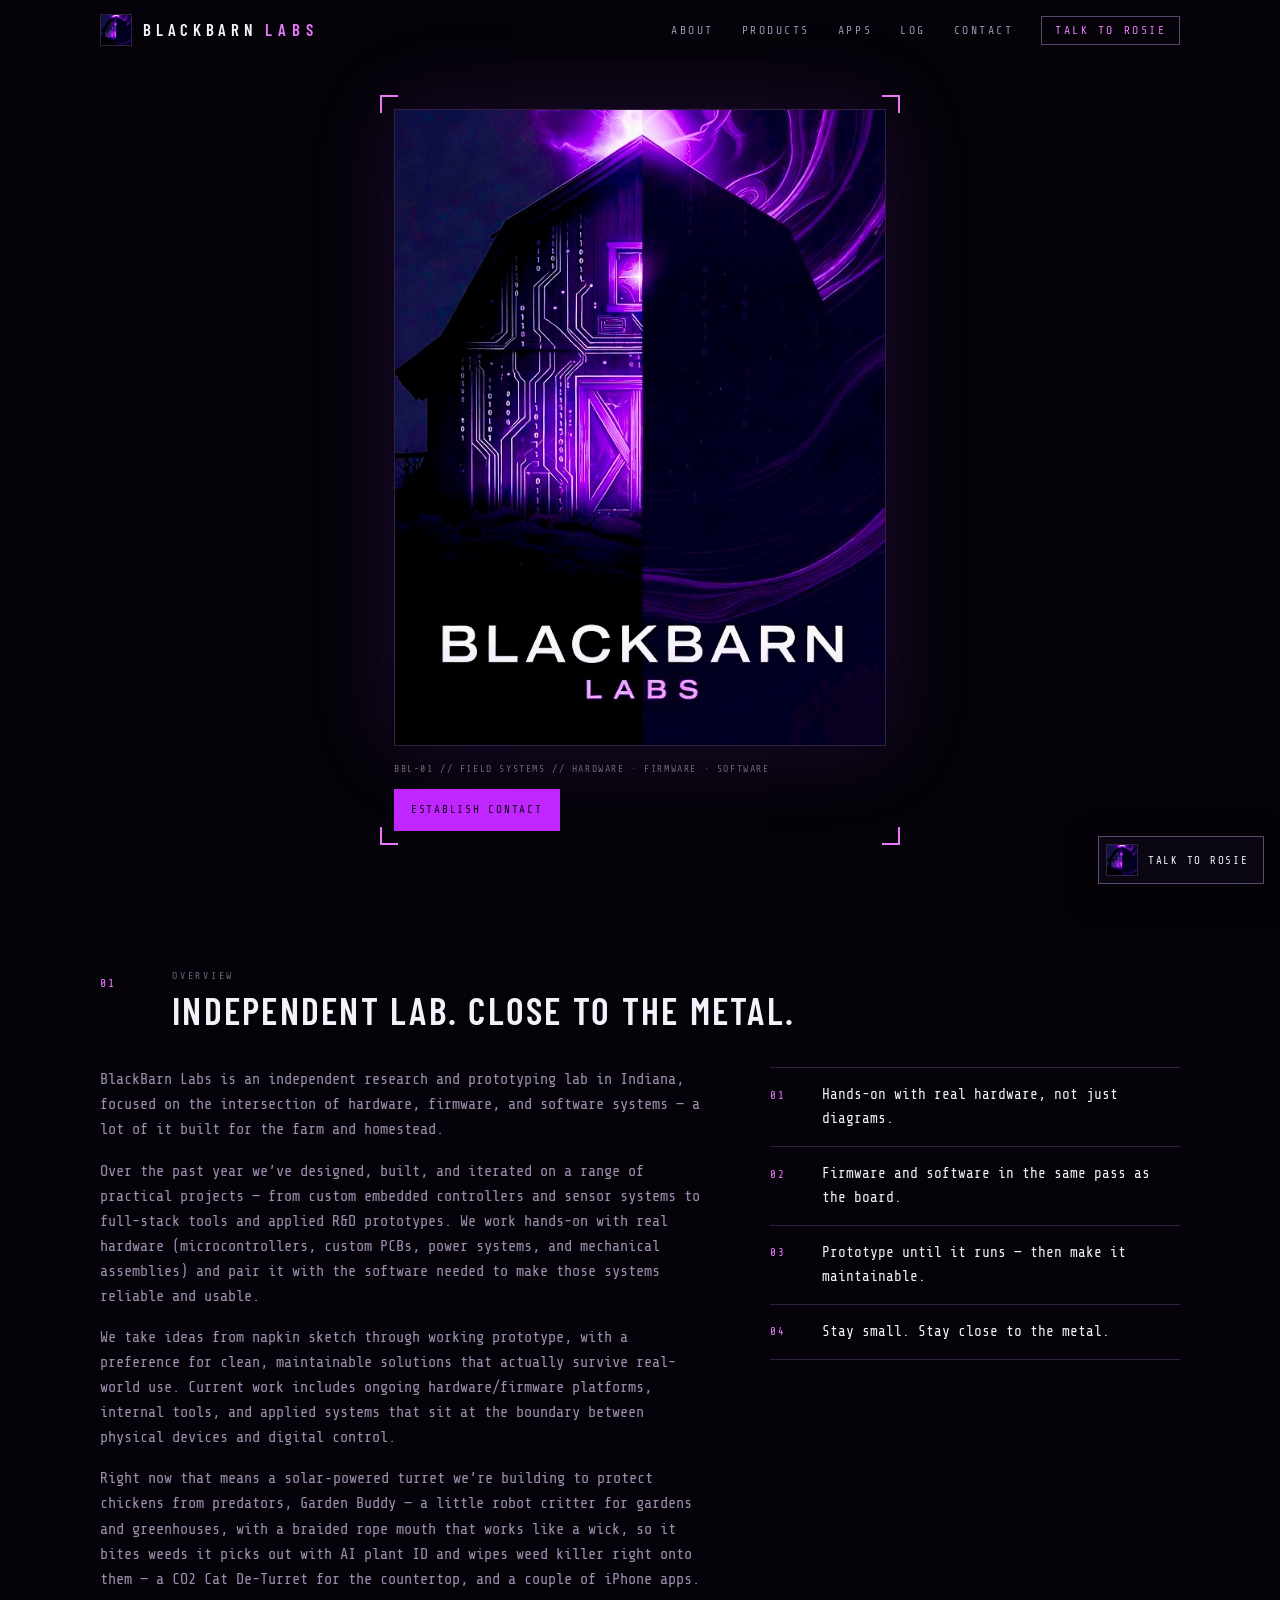
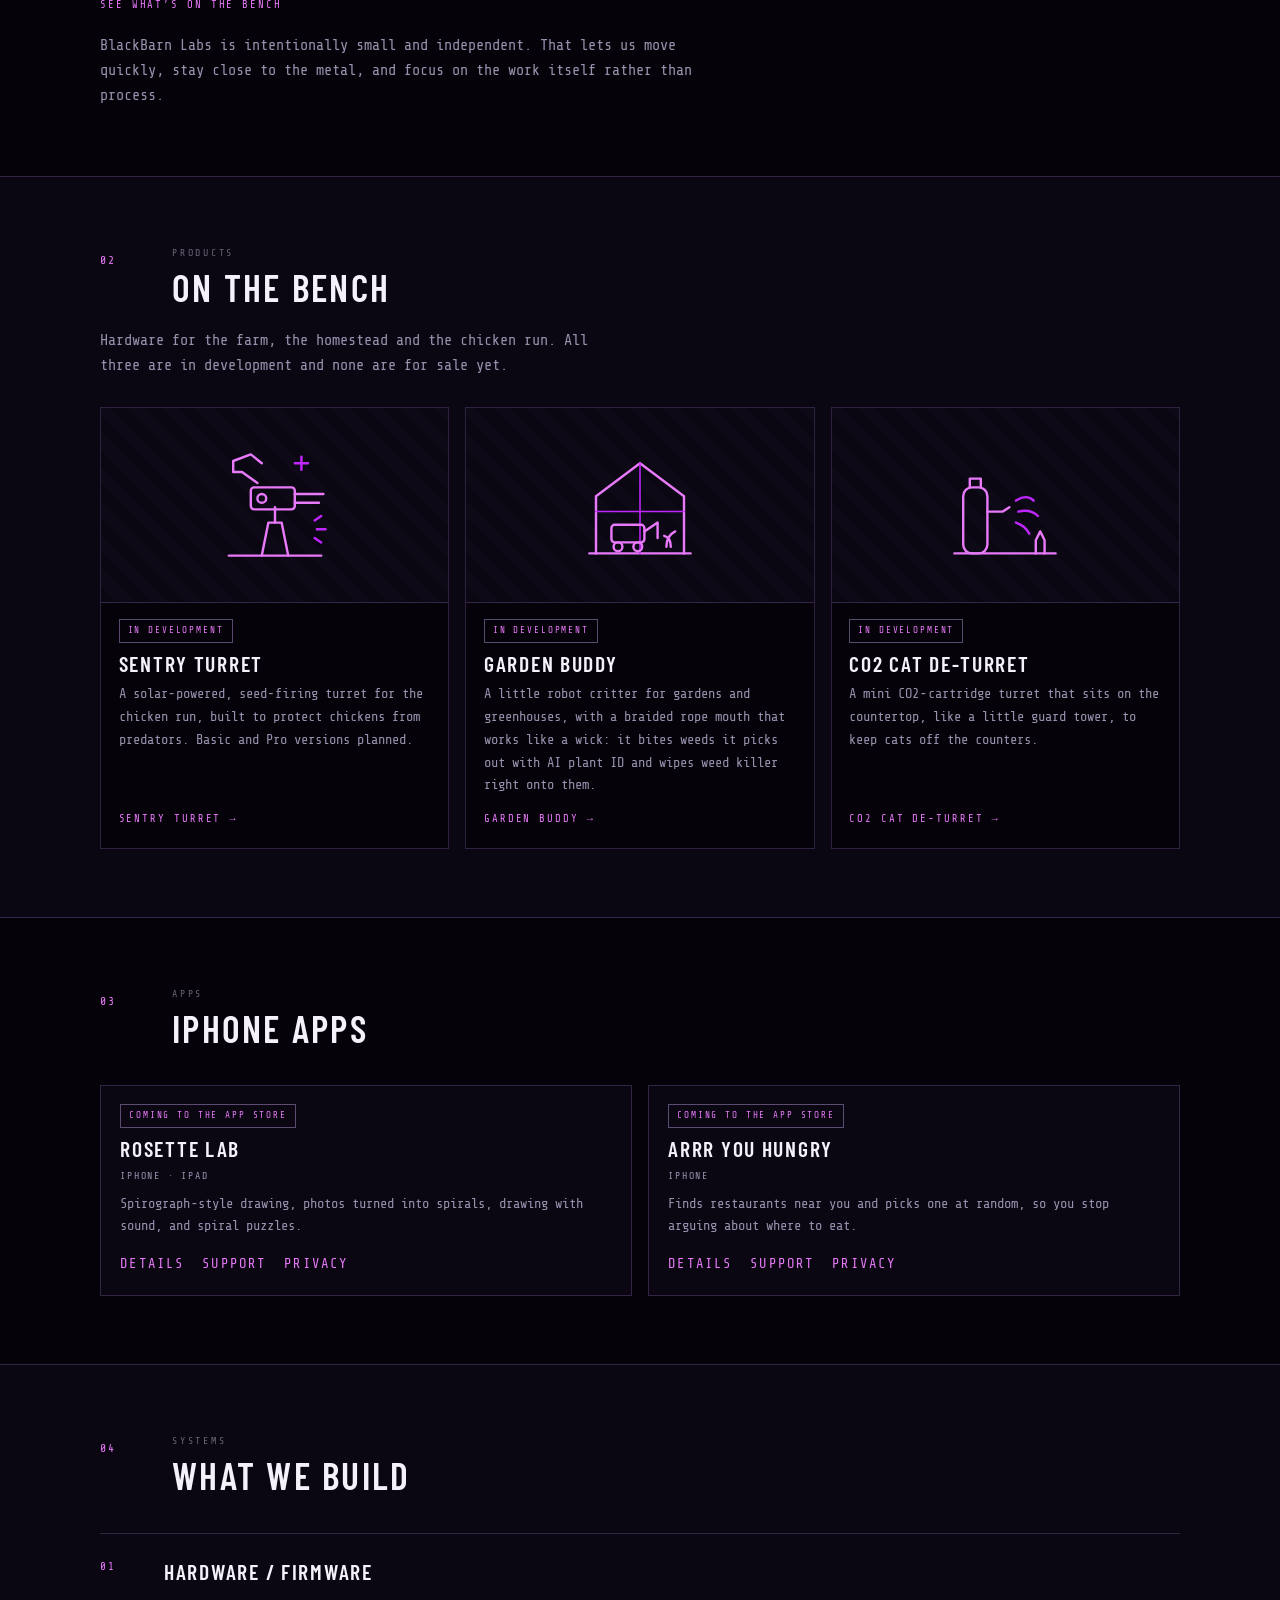
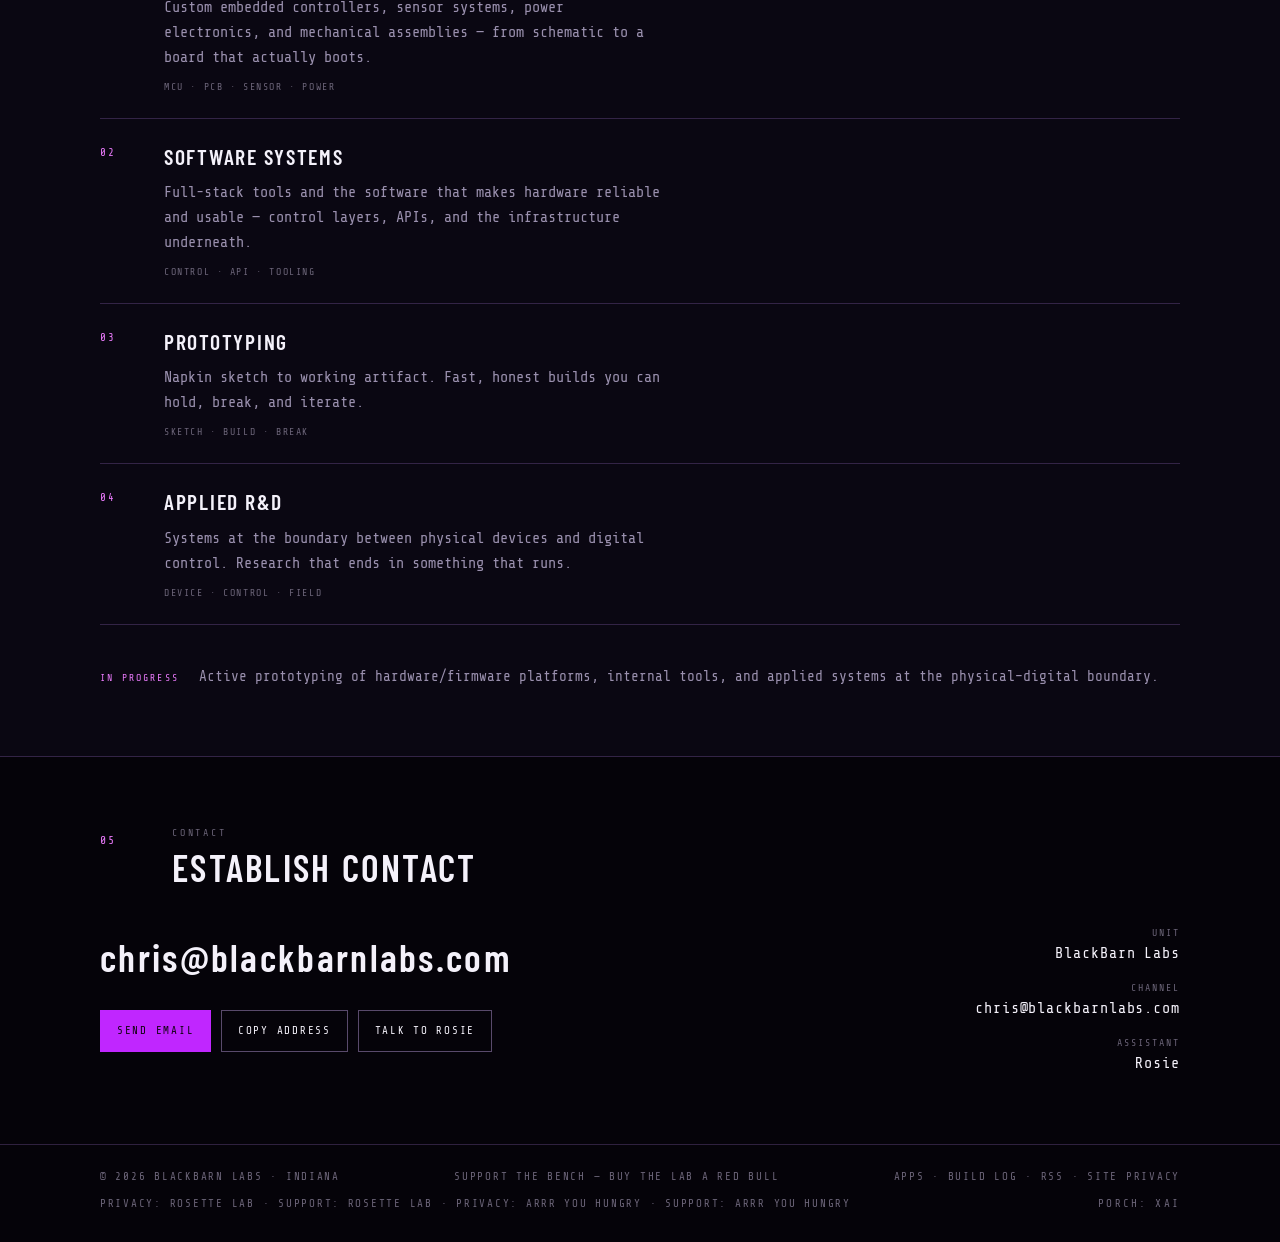
<file: index.html>
<!DOCTYPE html>
<html lang="en">
<head>
  <meta charset="utf-8">
  <meta name="viewport" content="width=device-width, initial-scale=1, viewport-fit=cover">
  <title>BlackBarn Labs — Farm &amp; Homestead Hardware, Firmware, Software · Indiana</title>
  <meta name="description" content="Independent lab in Indiana building hardware, firmware and software for the farm and homestead: a solar Sentry Turret for the chicken run, Garden Buddy, a CO2 Cat De-Turret for the countertop, and iPhone apps.">
  <meta name="theme-color" content="#050309">
  <meta name="color-scheme" content="dark">
  <link rel="canonical" href="https://blackbarnlabs.com/">

  <meta property="og:type" content="website">
  <meta property="og:site_name" content="BlackBarn Labs">
  <meta property="og:title" content="BlackBarn Labs — farm &amp; homestead tech from Indiana">
  <meta property="og:description" content="Independent lab in Indiana building hardware, firmware and software for the farm and homestead: a solar Sentry Turret for the chicken run, Garden Buddy, a CO2 Cat De-Turret for the countertop, and iPhone apps.">
  <meta property="og:url" content="https://blackbarnlabs.com/">
  <meta property="og:image" content="https://blackbarnlabs.com/assets/og.jpg">
  <meta name="twitter:card" content="summary_large_image">
  <meta name="twitter:title" content="BlackBarn Labs — farm &amp; homestead tech from Indiana">
  <meta name="twitter:description" content="Independent lab in Indiana building hardware, firmware and software for the farm and homestead: a solar Sentry Turret for the chicken run, Garden Buddy, a CO2 Cat De-Turret for the countertop, and iPhone apps.">
  <meta name="twitter:image" content="https://blackbarnlabs.com/assets/og.jpg">

  <link rel="icon" href="/assets/favicon.ico" sizes="any">
  <link rel="icon" href="/assets/favicon.png" type="image/png">
  <link rel="apple-touch-icon" href="/assets/logo.png">
  <link rel="manifest" href="/site.webmanifest">
  <link rel="alternate" type="application/rss+xml" title="BlackBarn Labs build log" href="/log/feed.xml">
  <link rel="preconnect" href="https://fonts.googleapis.com">
  <link rel="preconnect" href="https://fonts.gstatic.com" crossorigin>
  <link href="https://fonts.googleapis.com/css2?family=Barlow+Condensed:wght@500;600;700&family=Share+Tech+Mono&display=swap" rel="stylesheet">
  <link rel="stylesheet" href="/css/styles.css">

  <script type="application/ld+json">
  {
    "@context": "https://schema.org",
    "@type": "Organization",
    "@id": "https://blackbarnlabs.com/#org",
    "name": "BlackBarn Labs",
    "url": "https://blackbarnlabs.com/",
    "logo": "https://blackbarnlabs.com/assets/logo.png",
    "image": "https://blackbarnlabs.com/assets/og.jpg",
    "email": "chris@blackbarnlabs.com",
    "description": "Independent research and prototyping lab in Indiana building hardware, firmware and software for the farm and homestead.",
    "address": {
      "@type": "PostalAddress",
      "addressRegion": "IN",
      "addressCountry": "US"
    },
    "knowsAbout": ["Embedded hardware", "Firmware", "Farm and homestead technology", "iOS apps"]
  }
  </script>
</head>
<body id="top">
  <a class="skip" href="#main">Skip to content</a>

  <header class="site-header" data-header>
    <nav class="nav" aria-label="Primary">
      <a class="brand" href="#top">
        <img src="/assets/logo.png" width="36" height="36" alt="">
        <span class="brand-name">BlackBarn <em>Labs</em></span>
      </a>
      <button class="menu-toggle" type="button" aria-expanded="false" aria-controls="nav-links" aria-label="Open menu" data-menu-toggle>
        <span aria-hidden="true"></span>
      </button>
      <ul class="nav-links" id="nav-links" data-nav>
        <li><a href="#about">About</a></li>
        <li><a href="#products">Products</a></li>
        <li><a href="/apps/">Apps</a></li>
        <li><a href="/log/">Log</a></li>
        <li><a href="#contact">Contact</a></li>
        <li><a href="#rosie" class="nav-cta" data-rosie-open>Talk to Rosie</a></li>
      </ul>
    </nav>
  </header>

  <main id="main">
    <section class="hero" aria-labelledby="hero-title">
      <div class="hero-stage">
        <span class="tick tick-tl" aria-hidden="true"></span>
        <span class="tick tick-tr" aria-hidden="true"></span>
        <span class="tick tick-bl" aria-hidden="true"></span>
        <span class="tick tick-br" aria-hidden="true"></span>
        <h1 id="hero-title" class="visually-hidden">BlackBarn Labs</h1>
        <img class="poster" src="/assets/poster.jpg" width="609" height="790" alt="BlackBarn Labs — barn split between timber, circuit traces, and purple lightning">
        <div class="hero-hud">
          <p>BBL-01 // FIELD SYSTEMS // HARDWARE · FIRMWARE · SOFTWARE</p>
          <a class="btn" href="mailto:chris@blackbarnlabs.com">Establish contact</a>
        </div>
      </div>
    </section>

    <section id="about">
      <div class="wrap">
        <header class="sec-head">
          <span class="idx">01</span>
          <div>
            <p class="idx-label">Overview</p>
            <h2>Independent lab. Close to the metal.</h2>
          </div>
        </header>

        <div class="overview">
          <div class="prose">
            <p>BlackBarn Labs is an independent research and prototyping lab in Indiana, focused on the intersection of hardware, firmware, and software systems — a lot of it built for the farm and homestead.</p>
            <p>Over the past year we’ve designed, built, and iterated on a range of practical projects — from custom embedded controllers and sensor systems to full-stack tools and applied R&amp;D prototypes. We work hands-on with real hardware (microcontrollers, custom PCBs, power systems, and mechanical assemblies) and pair it with the software needed to make those systems reliable and usable.</p>
            <p>We take ideas from napkin sketch through working prototype, with a preference for clean, maintainable solutions that actually survive real-world use. Current work includes ongoing hardware/firmware platforms, internal tools, and applied systems that sit at the boundary between physical devices and digital control.</p>
            <p>Right now that means a solar&#8209;powered turret we&rsquo;re building to protect chickens from predators, Garden Buddy &mdash; a little robot critter for gardens and greenhouses, with a braided rope mouth that works like a wick, so it bites weeds it picks out with AI plant ID and wipes weed killer right onto them &mdash; a CO2 Cat De-Turret for the countertop, and a couple of iPhone apps. <a class="go" href="#products">See what&rsquo;s on the bench</a></p>
            <p>BlackBarn Labs is intentionally small and independent. That lets us move quickly, stay close to the metal, and focus on the work itself rather than process.</p>
          </div>
          <dl class="spec-list">
            <div><dt>01</dt><dd>Hands-on with real hardware, not just diagrams.</dd></div>
            <div><dt>02</dt><dd>Firmware and software in the same pass as the board.</dd></div>
            <div><dt>03</dt><dd>Prototype until it runs — then make it maintainable.</dd></div>
            <div><dt>04</dt><dd>Stay small. Stay close to the metal.</dd></div>
          </dl>
        </div>
      </div>
    </section>

    <section id="products">
      <div class="wrap">
        <header class="sec-head">
          <span class="idx">02</span>
          <div>
            <p class="idx-label">Products</p>
            <h2>On the bench</h2>
          </div>
        </header>
        <p class="lead-in">Hardware for the farm, the homestead and the chicken run. All three are in development and none are for sale yet.</p>

        <div class="cards">
          <article class="card">
            <div class="card-art"><img src="/assets/products/sentry-turret.svg" width="120" height="120" alt="" loading="lazy"></div>
            <div class="card-body">
              <span class="pill">In development</span>
              <h3>Sentry Turret</h3>
              <p>A solar&#8209;powered, seed&#8209;firing turret for the chicken run, built to protect chickens from predators. Basic and Pro versions planned.</p>
              <a class="go" href="/products/sentry-turret/">Sentry Turret</a>
            </div>
          </article>
          <article class="card">
            <div class="card-art"><img src="/assets/products/greenhouse-buddy.svg" width="120" height="120" alt="" loading="lazy"></div>
            <div class="card-body">
              <span class="pill">In development</span>
              <h3>Garden Buddy</h3>
              <p>A little robot critter for gardens and greenhouses, with a braided rope mouth that works like a wick: it bites weeds it picks out with AI plant ID and wipes weed killer right onto them.</p>
              <a class="go" href="/products/greenhouse-buddy/">Garden Buddy</a>
            </div>
          </article>
          <article class="card">
            <div class="card-art"><img src="/assets/products/cat-deterrent.svg" width="120" height="120" alt="" loading="lazy"></div>
            <div class="card-body">
              <span class="pill">In development</span>
              <h3>CO2 Cat De-Turret</h3>
              <p>A mini CO2&#8209;cartridge turret that sits on the countertop, like a little guard tower, to keep cats off the counters.</p>
              <a class="go" href="/products/cat-deterrent/">CO2 Cat De-Turret</a>
            </div>
          </article>
        </div>
      </div>
    </section>

    <section id="apps">
      <div class="wrap">
        <header class="sec-head">
          <span class="idx">03</span>
          <div>
            <p class="idx-label">Apps</p>
            <h2>iPhone apps</h2>
          </div>
        </header>

        <div class="apps">
          <article class="app">
            <span class="pill">Coming to the App Store</span>
            <h3>Rosette Lab</h3>
            <p class="platform">iPhone &middot; iPad</p>
            <p>Spirograph&#8209;style drawing, photos turned into spirals, drawing with sound, and spiral puzzles.</p>
            <p class="links"><a href="/apps/#rosette-lab">Details</a> <a href="/support/rosette-lab/">Support</a> <a href="/privacy/rosette-lab/">Privacy</a></p>
          </article>
          <article class="app">
            <span class="pill">Coming to the App Store</span>
            <h3>Arrr You Hungry</h3>
            <p class="platform">iPhone</p>
            <p>Finds restaurants near you and picks one at random, so you stop arguing about where to eat.</p>
            <p class="links"><a href="/apps/#arryouhungry">Details</a> <a href="/support/arryouhungry/">Support</a> <a href="/privacy/arryouhungry/">Privacy</a></p>
          </article>
        </div>
      </div>
    </section>

    <section id="systems">
      <div class="wrap">
        <header class="sec-head">
          <span class="idx">04</span>
          <div>
            <p class="idx-label">Systems</p>
            <h2>What we build</h2>
          </div>
        </header>

        <ol class="capability">
          <li>
            <span class="n">01</span>
            <div>
              <h3>Hardware / Firmware</h3>
              <p>Custom embedded controllers, sensor systems, power electronics, and mechanical assemblies — from schematic to a board that actually boots.</p>
              <span class="tags">MCU · PCB · SENSOR · POWER</span>
            </div>
          </li>
          <li>
            <span class="n">02</span>
            <div>
              <h3>Software systems</h3>
              <p>Full-stack tools and the software that makes hardware reliable and usable — control layers, APIs, and the infrastructure underneath.</p>
              <span class="tags">CONTROL · API · TOOLING</span>
            </div>
          </li>
          <li>
            <span class="n">03</span>
            <div>
              <h3>Prototyping</h3>
              <p>Napkin sketch to working artifact. Fast, honest builds you can hold, break, and iterate.</p>
              <span class="tags">SKETCH · BUILD · BREAK</span>
            </div>
          </li>
          <li>
            <span class="n">04</span>
            <div>
              <h3>Applied R&amp;D</h3>
              <p>Systems at the boundary between physical devices and digital control. Research that ends in something that runs.</p>
              <span class="tags">DEVICE · CONTROL · FIELD</span>
            </div>
          </li>
        </ol>

        <p class="status">
          <span>IN PROGRESS</span>
          Active prototyping of hardware/firmware platforms, internal tools, and applied systems at the physical–digital boundary.
        </p>
      </div>
    </section>

    <section id="contact">
      <div class="wrap">
        <header class="sec-head">
          <span class="idx">05</span>
          <div>
            <p class="idx-label">Contact</p>
            <h2>Establish contact</h2>
          </div>
        </header>

        <div class="contact-row">
          <div>
            <a class="email" href="mailto:chris@blackbarnlabs.com">chris@blackbarnlabs.com</a>
            <div class="actions">
              <a class="btn" href="mailto:chris@blackbarnlabs.com">Send email</a>
              <button class="btn btn-ghost" type="button" data-copy-email>Copy address</button>
              <button class="btn btn-ghost" type="button" data-rosie-open>Talk to Rosie</button>
            </div>
            <p class="copy-status" data-copy-status role="status" aria-live="polite"></p>
          </div>
          <dl class="meta">
            <div><dt>Unit</dt><dd>BlackBarn Labs</dd></div>
            <div><dt>Channel</dt><dd>chris@blackbarnlabs.com</dd></div>
            <div><dt>Assistant</dt><dd>Rosie</dd></div>
          </dl>
        </div>
      </div>
    </section>
  </main>

  <footer class="site-footer">
    <div class="wrap footer-inner">
      <p>© <span data-year>2026</span> BlackBarn Labs &middot; Indiana</p>
      <p><a href="mailto:chris@blackbarnlabs.com?subject=Red%20Bull%20for%20the%20bench">Support the bench — buy the lab a Red Bull</a></p>
      <p><a href="/apps/">Apps</a> &middot; <a href="/log/">Build log</a> &middot; <a href="/log/feed.xml">RSS</a> &middot; <a href="/privacy/">Site privacy</a></p>
      <p><a href="/privacy/rosette-lab/">Privacy: Rosette Lab</a> &middot; <a href="/support/rosette-lab/">Support: Rosette Lab</a> &middot; <a href="/privacy/arryouhungry/">Privacy: Arrr You Hungry</a> &middot; <a href="/support/arryouhungry/">Support: Arrr You Hungry</a></p>
      <p class="footer-note">Porch: xAI</p>
    </div>
  </footer>

  <button class="rosie-launcher" type="button" data-rosie-open>
    <img src="/assets/logo.png" width="32" height="32" alt="">
    Talk to Rosie
  </button>

  <div class="rosie-panel" id="rosie" data-rosie-panel hidden role="dialog" aria-label="Talk to Rosie">
    <div class="rosie-panel-head">
      <img src="/assets/logo.png" width="36" height="36" alt="">
      <div>
        <h2>Rosie</h2>
        <p class="rosie-status" data-rosie-status>Porch</p>
      </div>
      <button class="rosie-close" type="button" data-rosie-close aria-label="Close chat">×</button>
    </div>
    <div class="rosie-log" data-rosie-log></div>
    <form class="rosie-form" data-rosie-form>
      <input type="text" name="message" autocomplete="off" maxlength="800" placeholder="Transmit…" aria-label="Message Rosie">
      <button type="submit">Send</button>
    </form>
  </div>

  <script src="/js/main.js"></script>
  <script src="/js/rosie.js"></script>
</body>
</html>
</file>
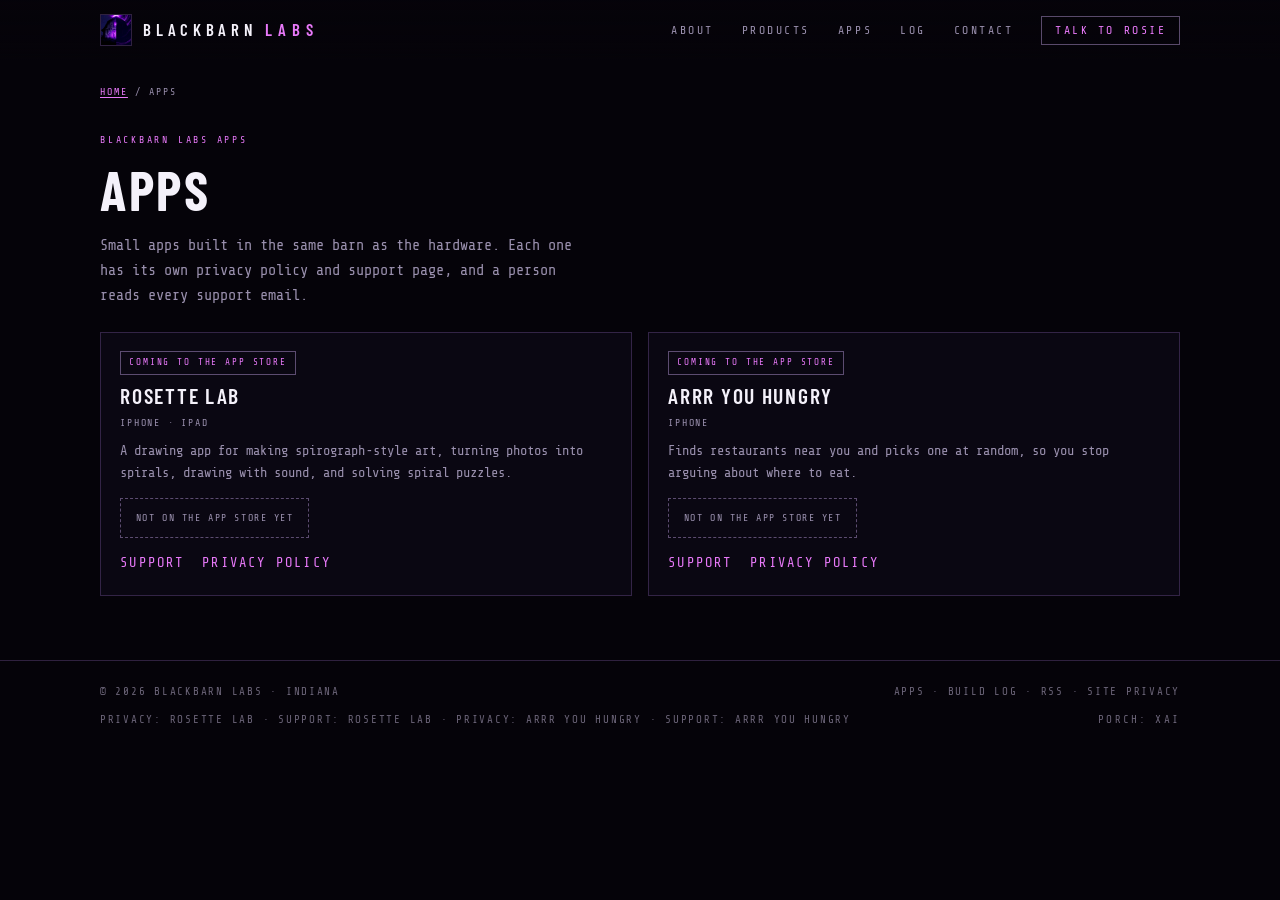
<file: apps/index.html>
<!DOCTYPE html>
<html lang="en">
<head>
  <meta charset="utf-8">
  <meta name="viewport" content="width=device-width, initial-scale=1, viewport-fit=cover">
  <title>Apps — Rosette Lab and Arrr You Hungry · BlackBarn Labs</title>
  <meta name="description" content="iPhone and iPad apps from BlackBarn Labs: Rosette Lab, a spirograph-style drawing app, and Arrr You Hungry, a random restaurant picker. Privacy policies and support for each.">
  <meta name="theme-color" content="#050309">
  <meta name="color-scheme" content="dark">
  <link rel="canonical" href="https://blackbarnlabs.com/apps/">

  <meta property="og:type" content="website">
  <meta property="og:site_name" content="BlackBarn Labs">
  <meta property="og:title" content="Apps from BlackBarn Labs">
  <meta property="og:description" content="iPhone and iPad apps from BlackBarn Labs: Rosette Lab, a spirograph-style drawing app, and Arrr You Hungry, a random restaurant picker. Privacy policies and support for each.">
  <meta property="og:url" content="https://blackbarnlabs.com/apps/">
  <meta property="og:image" content="https://blackbarnlabs.com/assets/og.jpg">
  <meta name="twitter:card" content="summary_large_image">
  <meta name="twitter:title" content="Apps from BlackBarn Labs">
  <meta name="twitter:description" content="iPhone and iPad apps from BlackBarn Labs: Rosette Lab, a spirograph-style drawing app, and Arrr You Hungry, a random restaurant picker. Privacy policies and support for each.">
  <meta name="twitter:image" content="https://blackbarnlabs.com/assets/og.jpg">

  <link rel="icon" href="/assets/favicon.ico" sizes="any">
  <link rel="icon" href="/assets/favicon.png" type="image/png">
  <link rel="apple-touch-icon" href="/assets/logo.png">
  <link rel="manifest" href="/site.webmanifest">
  <link rel="preconnect" href="https://fonts.googleapis.com">
  <link rel="preconnect" href="https://fonts.gstatic.com" crossorigin>
  <link href="https://fonts.googleapis.com/css2?family=Barlow+Condensed:wght@500;600;700&family=Share+Tech+Mono&display=swap" rel="stylesheet">
  <link rel="stylesheet" href="/css/styles.css">
  <script type="application/ld+json">
{
    "@context": "https://schema.org",
    "@graph": [
      {
        "@type": "SoftwareApplication",
        "name": "Rosette Lab",
        "operatingSystem": "iOS, iPadOS",
        "applicationCategory": "DesignApplication",
        "description": "A drawing app for making spirograph-style art, turning photos into spirals, drawing with sound, and solving spiral puzzles.",
        "url": "https://blackbarnlabs.com/apps/#rosette-lab",
        "publisher": {
          "@type": "Organization",
          "@id": "https://blackbarnlabs.com/#org",
          "name": "BlackBarn Labs",
          "url": "https://blackbarnlabs.com/"
        }
      },
      {
        "@type": "SoftwareApplication",
        "name": "Arrr You Hungry",
        "operatingSystem": "iOS",
        "applicationCategory": "LifestyleApplication",
        "description": "Finds restaurants near you and picks one at random, so you stop arguing about where to eat.",
        "url": "https://blackbarnlabs.com/apps/#arryouhungry",
        "publisher": {
          "@type": "Organization",
          "@id": "https://blackbarnlabs.com/#org",
          "name": "BlackBarn Labs",
          "url": "https://blackbarnlabs.com/"
        }
      }
    ]
  }
  </script>

</head>
<body id="top">
  <a class="skip" href="#main">Skip to content</a>

  <header class="site-header" data-header>
    <nav class="nav" aria-label="Primary">
      <a class="brand" href="/">
        <img src="/assets/logo.png" width="36" height="36" alt="">
        <span class="brand-name">BlackBarn <em>Labs</em></span>
      </a>
      <button class="menu-toggle" type="button" aria-expanded="false" aria-controls="nav-links" aria-label="Open menu" data-menu-toggle>
        <span aria-hidden="true"></span>
      </button>
      <ul class="nav-links" id="nav-links" data-nav>
        <li><a href="/#about">About</a></li>
        <li><a href="/#products">Products</a></li>
        <li><a href="/apps/" aria-current="page">Apps</a></li>
        <li><a href="/log/">Log</a></li>
        <li><a href="/#contact">Contact</a></li>
        <li><a href="/#rosie" class="nav-cta">Talk to Rosie</a></li>
      </ul>
    </nav>
  </header>

  <main id="main">
    <div class="wrap page">
        <p class="crumbs"><a href="/">Home</a> / Apps</p>
      <p class="kicker">BlackBarn Labs apps</p>
      <h1 class="page-title">Apps</h1>
      <p class="lede">Small apps built in the same barn as the hardware. Each one has its own privacy policy and support page, and a person reads every support email.</p>
      <div class="apps">
        <article class="app" id="rosette-lab">
          <span class="pill">Coming to the App Store</span>
          <h3>Rosette Lab</h3>
          <p class="platform">iPhone &middot; iPad</p>
          <p>A drawing app for making spirograph&#8209;style art, turning photos into spirals, drawing with sound, and solving spiral puzzles.</p>
          <!-- APP STORE BADGE SLOT (Rosette Lab). When the App Store listing is live, replace the
               "Coming to the App Store" pill above and the label below with Apple's official
               "Download on the App Store" badge, downloaded from Apple's marketing resources and
               self-hosted under /assets/ (CSP img-src is 'self'), linked to the real listing:
          <a class="store-badge" href="https://apps.apple.com/app/idXXXXXXXXXX"><img src="/assets/app-store-badge.svg" width="120" height="40" alt="Download Rosette Lab on the App Store"></a>
          -->
          <span class="store-slot">Not on the App Store yet</span>
          <p class="links"><a href="/support/rosette-lab/">Support</a> <a href="/privacy/rosette-lab/">Privacy policy</a></p>
        </article>
        <article class="app" id="arryouhungry">
          <span class="pill">Coming to the App Store</span>
          <h3>Arrr You Hungry</h3>
          <p class="platform">iPhone</p>
          <p>Finds restaurants near you and picks one at random, so you stop arguing about where to eat.</p>
          <!-- APP STORE BADGE SLOT (Arrr You Hungry). When the App Store listing is live, replace the
               "Coming to the App Store" pill above and the label below with Apple's official
               "Download on the App Store" badge, downloaded from Apple's marketing resources and
               self-hosted under /assets/ (CSP img-src is 'self'), linked to the real listing:
          <a class="store-badge" href="https://apps.apple.com/app/idXXXXXXXXXX"><img src="/assets/app-store-badge.svg" width="120" height="40" alt="Download Arrr You Hungry on the App Store"></a>
          -->
          <span class="store-slot">Not on the App Store yet</span>
          <p class="links"><a href="/support/arryouhungry/">Support</a> <a href="/privacy/arryouhungry/">Privacy policy</a></p>
        </article>
      </div>
    </div>
  </main>

  <footer class="site-footer">
    <div class="wrap footer-inner">
      <p>© <span data-year>2026</span> BlackBarn Labs &middot; Indiana</p>
      <p><a href="/apps/">Apps</a> &middot; <a href="/log/">Build log</a> &middot; <a href="/log/feed.xml">RSS</a> &middot; <a href="/privacy/">Site privacy</a></p>
      <p><a href="/privacy/rosette-lab/">Privacy: Rosette Lab</a> &middot; <a href="/support/rosette-lab/">Support: Rosette Lab</a> &middot; <a href="/privacy/arryouhungry/">Privacy: Arrr You Hungry</a> &middot; <a href="/support/arryouhungry/">Support: Arrr You Hungry</a></p>
      <p class="footer-note">Porch: xAI</p>
    </div>
  </footer>

  <script src="/js/main.js"></script>
</body>
</html>
</file>
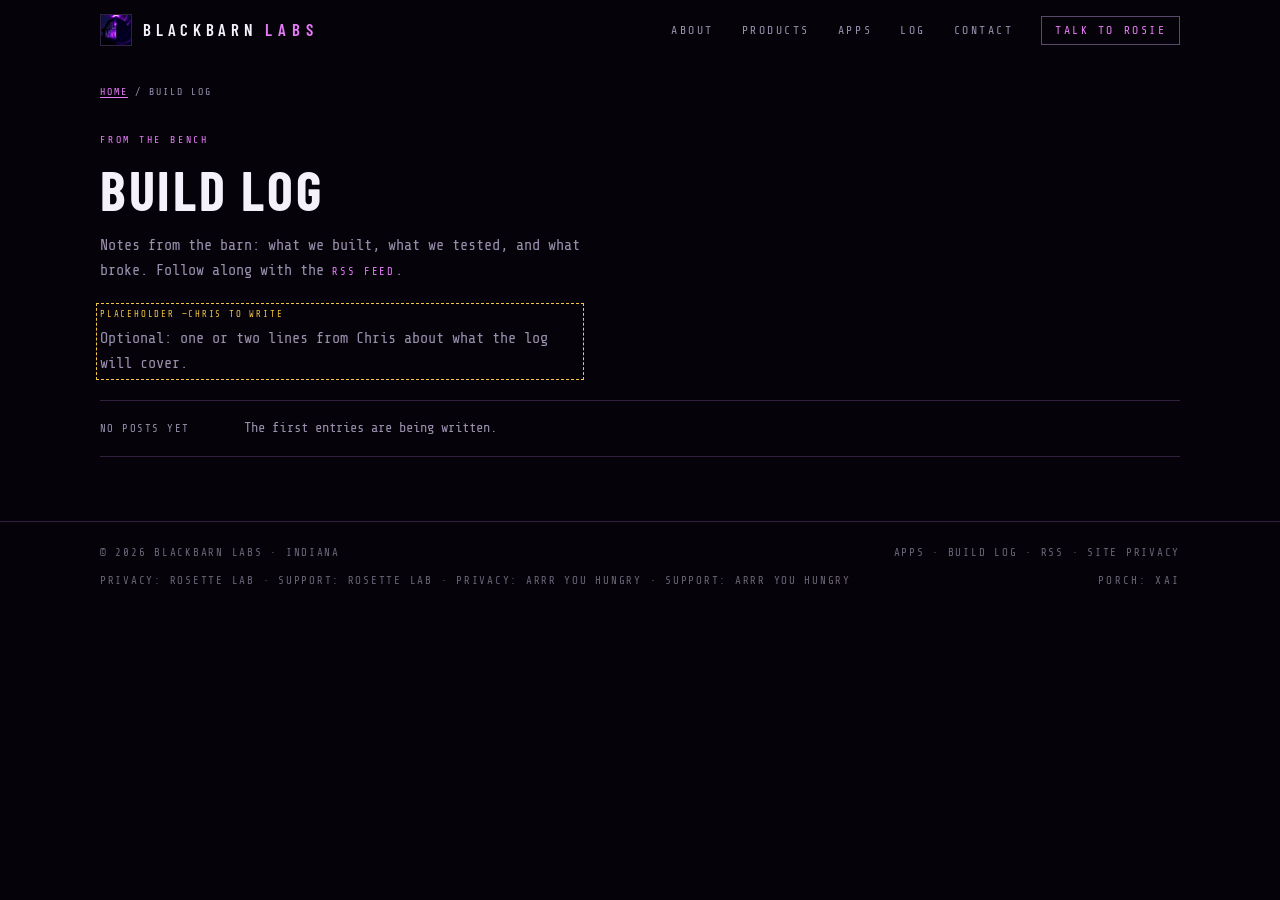
<file: log/index.html>
<!DOCTYPE html>
<html lang="en">
<head>
  <meta charset="utf-8">
  <meta name="viewport" content="width=device-width, initial-scale=1, viewport-fit=cover">
  <title>Build log · BlackBarn Labs</title>
  <meta name="description" content="The BlackBarn Labs build log: notes from an Indiana farm-and-homestead hardware lab on what we built, what we tested and what broke.">
  <meta name="theme-color" content="#050309">
  <meta name="color-scheme" content="dark">
  <link rel="canonical" href="https://blackbarnlabs.com/log/">

  <meta property="og:type" content="website">
  <meta property="og:site_name" content="BlackBarn Labs">
  <meta property="og:title" content="BlackBarn Labs build log">
  <meta property="og:description" content="The BlackBarn Labs build log: notes from an Indiana farm-and-homestead hardware lab on what we built, what we tested and what broke.">
  <meta property="og:url" content="https://blackbarnlabs.com/log/">
  <meta property="og:image" content="https://blackbarnlabs.com/assets/og.jpg">
  <meta name="twitter:card" content="summary_large_image">
  <meta name="twitter:title" content="BlackBarn Labs build log">
  <meta name="twitter:description" content="The BlackBarn Labs build log: notes from an Indiana farm-and-homestead hardware lab on what we built, what we tested and what broke.">
  <meta name="twitter:image" content="https://blackbarnlabs.com/assets/og.jpg">

  <link rel="icon" href="/assets/favicon.ico" sizes="any">
  <link rel="icon" href="/assets/favicon.png" type="image/png">
  <link rel="apple-touch-icon" href="/assets/logo.png">
  <link rel="manifest" href="/site.webmanifest">
  <link rel="alternate" type="application/rss+xml" title="BlackBarn Labs build log" href="/log/feed.xml">
  <link rel="preconnect" href="https://fonts.googleapis.com">
  <link rel="preconnect" href="https://fonts.gstatic.com" crossorigin>
  <link href="https://fonts.googleapis.com/css2?family=Barlow+Condensed:wght@500;600;700&family=Share+Tech+Mono&display=swap" rel="stylesheet">
  <link rel="stylesheet" href="/css/styles.css">
  <script type="application/ld+json">
{
    "@context": "https://schema.org",
    "@type": "Blog",
    "name": "BlackBarn Labs build log",
    "url": "https://blackbarnlabs.com/log/",
    "publisher": {
      "@type": "Organization",
      "@id": "https://blackbarnlabs.com/#org",
      "name": "BlackBarn Labs",
      "url": "https://blackbarnlabs.com/"
    }
  }
  </script>

</head>
<body id="top">
  <a class="skip" href="#main">Skip to content</a>

  <header class="site-header" data-header>
    <nav class="nav" aria-label="Primary">
      <a class="brand" href="/">
        <img src="/assets/logo.png" width="36" height="36" alt="">
        <span class="brand-name">BlackBarn <em>Labs</em></span>
      </a>
      <button class="menu-toggle" type="button" aria-expanded="false" aria-controls="nav-links" aria-label="Open menu" data-menu-toggle>
        <span aria-hidden="true"></span>
      </button>
      <ul class="nav-links" id="nav-links" data-nav>
        <li><a href="/#about">About</a></li>
        <li><a href="/#products">Products</a></li>
        <li><a href="/apps/">Apps</a></li>
        <li><a href="/log/" aria-current="page">Log</a></li>
        <li><a href="/#contact">Contact</a></li>
        <li><a href="/#rosie" class="nav-cta">Talk to Rosie</a></li>
      </ul>
    </nav>
  </header>

  <main id="main">
    <div class="wrap page">
        <p class="crumbs"><a href="/">Home</a> / Build log</p>
      <p class="kicker">From the bench</p>
      <h1 class="page-title">Build log</h1>
      <p class="lede">Notes from the barn: what we built, what we tested, and what broke. Follow along with the <a class="go" href="/log/feed.xml">RSS feed</a>.</p>
      <p class="lede placeholder" data-placeholder="log-intro">Optional: one or two lines from Chris about what the log will cover.</p>
      <!-- POSTS: add one <li> per published post, newest first, and add a matching <item> to /log/feed.xml
           and a <url> to /sitemap.xml. Drafts stay out of all three.
      <li><time datetime="2026-11-20">Nov 20, 2026</time><div><h3><a href="/log/2026-11-saltwater-cells/">Saltwater battery cell tests</a></h3><p>One-line summary.</p></div></li>
      -->
      <ol class="log-list">
        <li><span class="when">No posts yet</span><div><p>The first entries are being written.</p></div></li>
      </ol>
    </div>
  </main>

  <footer class="site-footer">
    <div class="wrap footer-inner">
      <p>© <span data-year>2026</span> BlackBarn Labs &middot; Indiana</p>
      <p><a href="/apps/">Apps</a> &middot; <a href="/log/">Build log</a> &middot; <a href="/log/feed.xml">RSS</a> &middot; <a href="/privacy/">Site privacy</a></p>
      <p><a href="/privacy/rosette-lab/">Privacy: Rosette Lab</a> &middot; <a href="/support/rosette-lab/">Support: Rosette Lab</a> &middot; <a href="/privacy/arryouhungry/">Privacy: Arrr You Hungry</a> &middot; <a href="/support/arryouhungry/">Support: Arrr You Hungry</a></p>
      <p class="footer-note">Porch: xAI</p>
    </div>
  </footer>

  <script src="/js/main.js"></script>
</body>
</html>
</file>
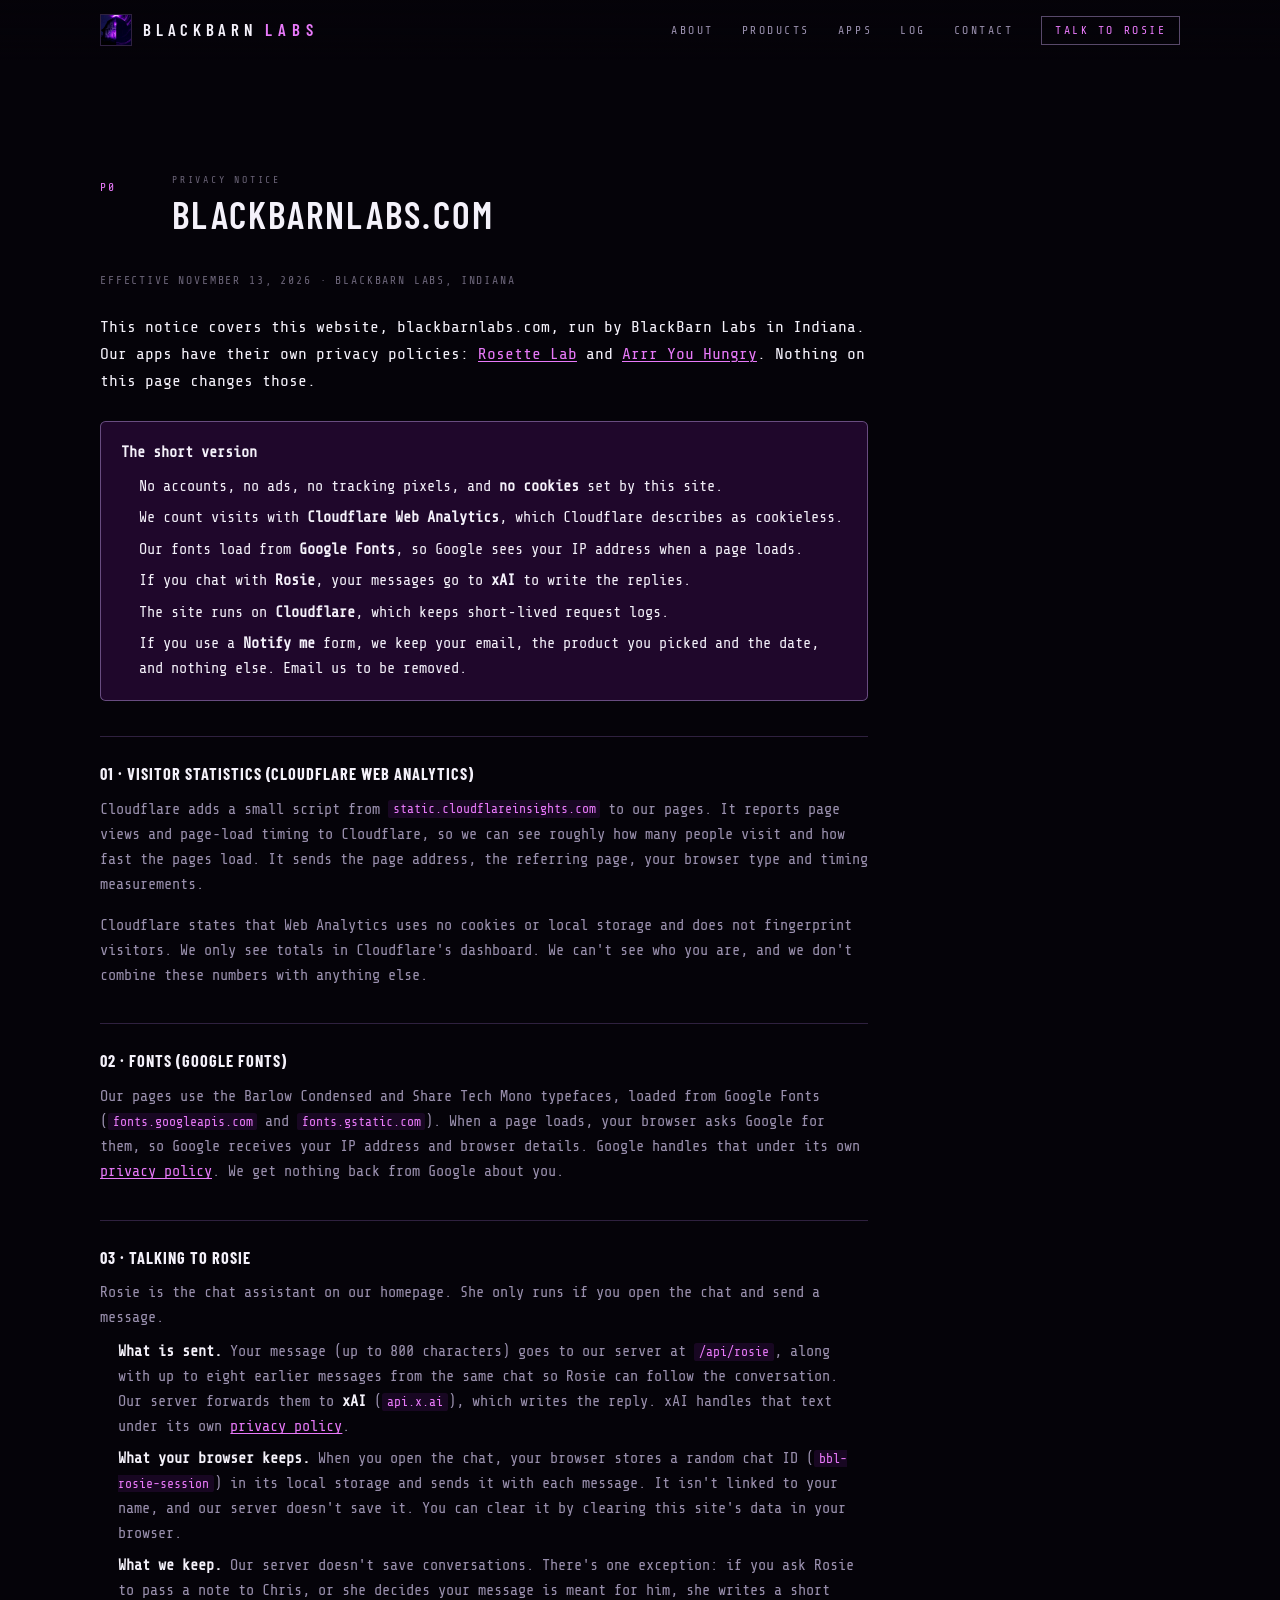
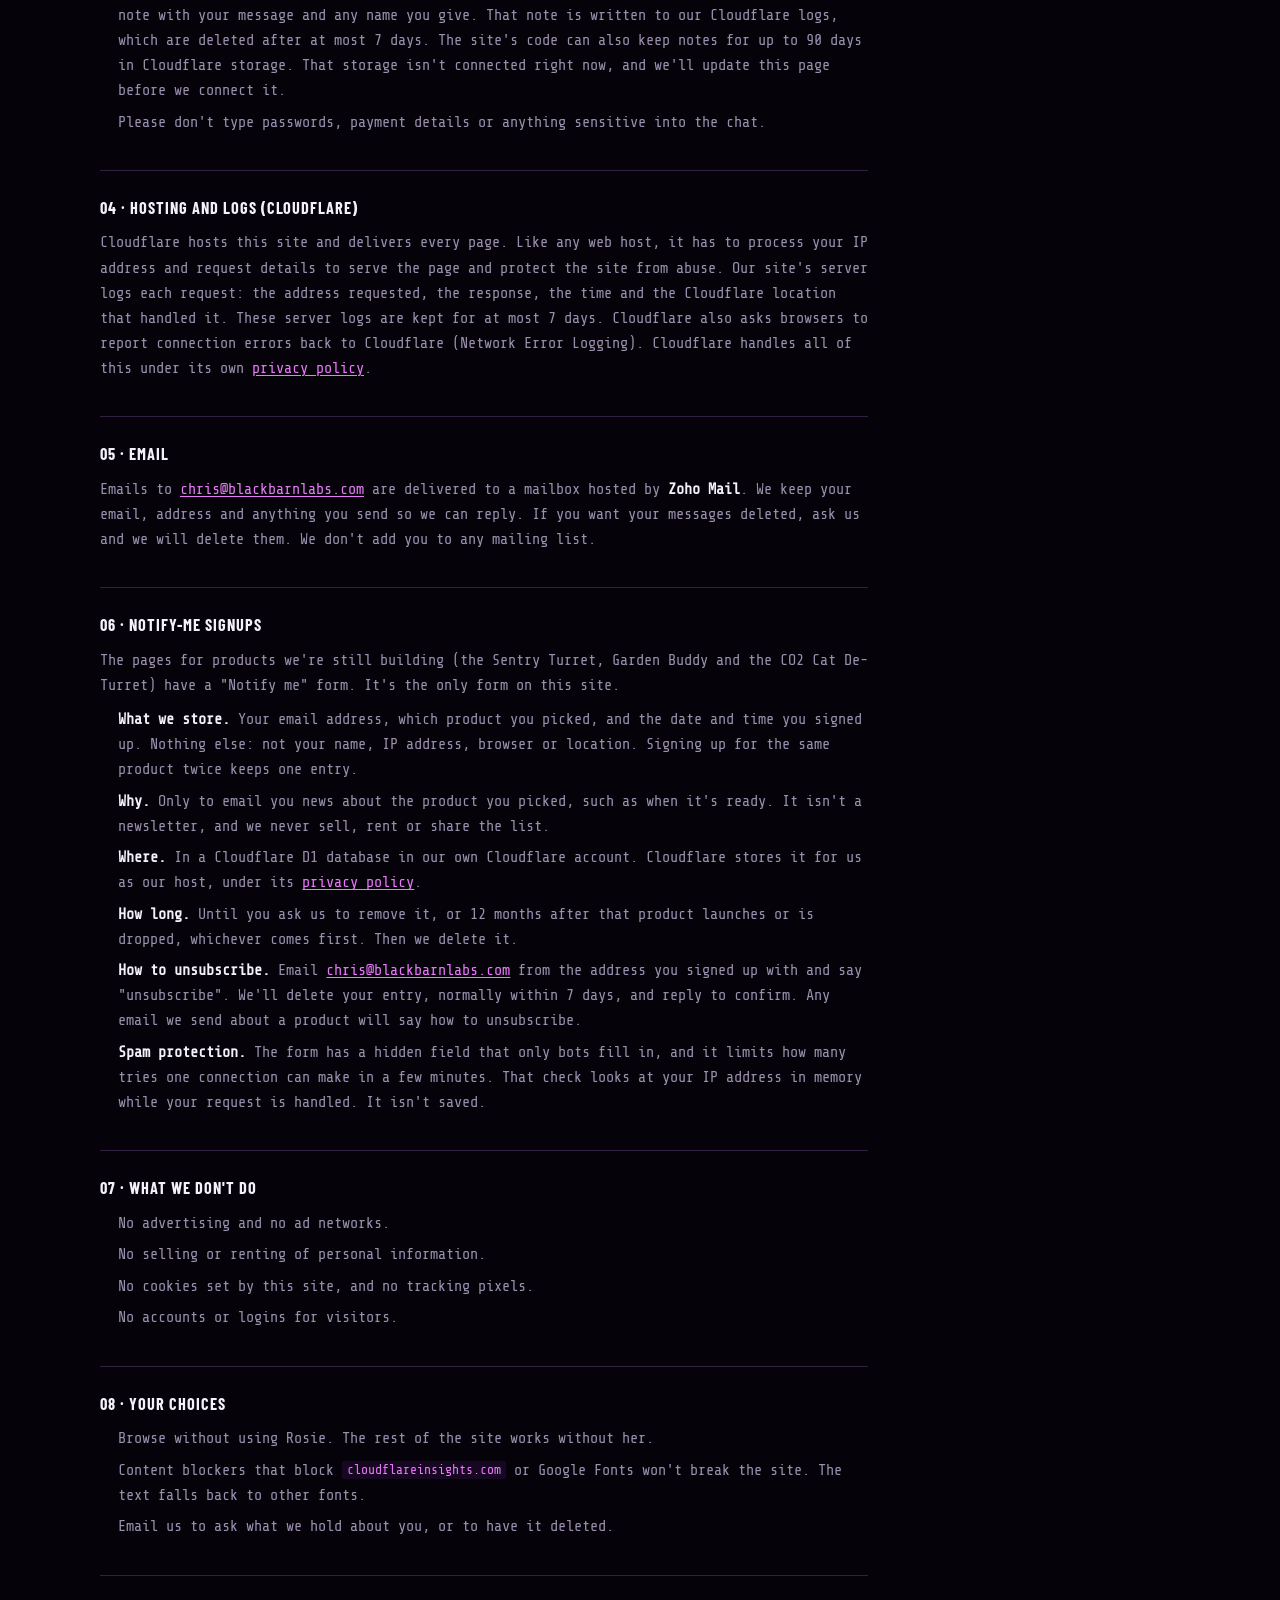
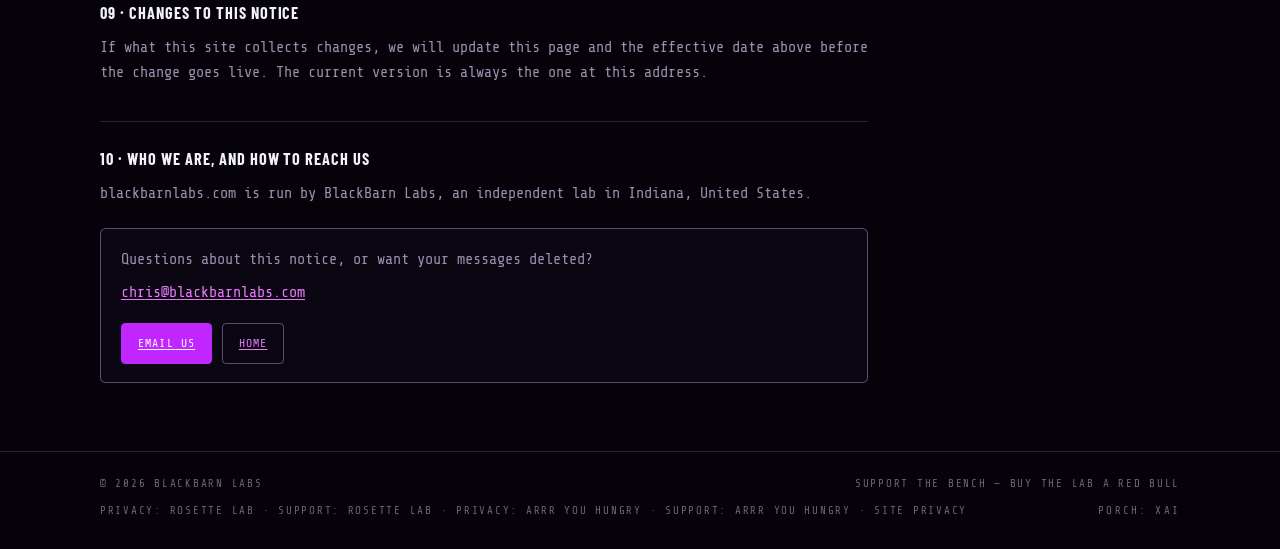
<file: privacy/index.html>
<!DOCTYPE html>
<html lang="en">
<head>
  <meta charset="utf-8">
  <meta name="viewport" content="width=device-width, initial-scale=1, viewport-fit=cover">
  <title>Site Privacy Notice — BlackBarn Labs</title>
  <meta name="description" content="What blackbarnlabs.com does with your information: cookieless Cloudflare visitor stats, Google Fonts, the Rosie chat (sent to xAI), hosting logs and email.">
  <meta name="theme-color" content="#050309">
  <meta name="color-scheme" content="dark">
  <link rel="canonical" href="https://blackbarnlabs.com/privacy/">
  <link rel="icon" href="/assets/favicon.ico" sizes="any">
  <link rel="icon" href="/assets/favicon.png" type="image/png">
  <link rel="apple-touch-icon" href="/assets/logo.png">
  <link rel="preconnect" href="https://fonts.googleapis.com">
  <link rel="preconnect" href="https://fonts.gstatic.com" crossorigin>
  <link href="https://fonts.googleapis.com/css2?family=Barlow+Condensed:wght@500;600;700&family=Share+Tech+Mono&display=swap" rel="stylesheet">
  <link rel="stylesheet" href="/css/styles.css">
  <style>
    .doc { padding-top: 7rem; }
    .doc .prose { max-width: 48rem; }
    .doc .prose h3 { margin: 2.2rem 0 .55rem; color: var(--text); font-family: var(--font);
                      text-transform: uppercase; letter-spacing: .06em; font-size: 1.02rem;
                      border-top: 1px solid var(--line); padding-top: 1.5rem; }
    .doc .prose h4 { margin: 1.35rem 0 .35rem; color: var(--violet-2); font-size: .78rem;
                      letter-spacing: .12em; text-transform: uppercase; }
    .doc .prose ul { color: var(--muted); padding-left: 1.15rem; margin-top: .55rem; }
    .doc .prose li + li { margin-top: .4rem; }
    .doc .prose a { color: var(--violet-2); text-decoration: underline; text-underline-offset: .15em; }
    .doc .prose strong { color: var(--text); }
    .doc .prose code { font-family: var(--mono); font-size: .86em; color: var(--violet-2);
                        background: rgba(192,38,255,.1); padding: .1em .35em; border-radius: .2em; }
    .doc .meta-line { font-size: .72rem; letter-spacing: .16em; text-transform: uppercase;
                       color: var(--dim); margin-bottom: 1.5rem; }
    .doc .lede { color: var(--text); font-size: 1.02rem; }
    .short { border: 1px solid var(--line-strong); background: var(--violet-dim);
              border-radius: .35rem; padding: 1.15rem 1.25rem; margin: 1.6rem 0 2.2rem; }
    .short > p { color: var(--text); margin-bottom: .2rem; }
    .short ul { margin-top: .7rem; }
    .short li { color: var(--text); }
    .contact-box { border: 1px solid var(--line-strong); background: var(--bg-2);
                    border-radius: .35rem; padding: 1.15rem 1.25rem; margin-top: 1.35rem; }
    .contact-box p + p { margin-top: .5rem; }
    .contact-box a { font-family: var(--mono); font-size: .95rem; }
    .btn-row { display: flex; flex-wrap: wrap; gap: .6rem; margin-top: 1.1rem; }
    .btn-row a { font-family: var(--mono); font-size: .72rem; letter-spacing: .1em;
                  text-transform: uppercase; padding: .62rem 1rem; border-radius: .25rem;
                  border: 1px solid var(--line-strong); color: var(--text);
                  text-decoration: none; }
    .btn-row a.solid { background: var(--violet); border-color: var(--violet); color: #fff; }
    .btn-row a:hover { border-color: var(--violet-2); }
    .doc-end { border-top: 1px solid var(--line); margin-top: 2.5rem; padding-top: 1.2rem;
                font-size: .8rem; color: var(--dim); }
  </style>
</head>
<body id="top">
  <a class="skip" href="#main">Skip to content</a>
  <header class="site-header" data-header>
    <nav class="nav" aria-label="Primary">
      <a class="brand" href="/index.html#top">
        <img src="/assets/logo.png" width="36" height="36" alt="">
        <span class="brand-name">BlackBarn <em>Labs</em></span>
      </a>
      <button class="menu-toggle" type="button" aria-expanded="false" aria-controls="nav-links" aria-label="Open menu" data-menu-toggle>
        <span aria-hidden="true"></span>
      </button>
      <ul class="nav-links" id="nav-links" data-nav>
        <li><a href="/#about">About</a></li>
        <li><a href="/#products">Products</a></li>
        <li><a href="/apps/">Apps</a></li>
        <li><a href="/log/">Log</a></li>
        <li><a href="/#contact">Contact</a></li>
        <li><a href="/#rosie" class="nav-cta">Talk to Rosie</a></li>
      </ul>
    </nav>
  </header>
  <main id="main">


    <section class="doc"><div class="wrap">
      <header class="sec-head"><span class="idx">P0</span><div><p class="idx-label">Privacy notice</p><h2>blackbarnlabs.com</h2></div></header>
      <div class="prose">
      <p class="meta-line">Effective November 13, 2026 &middot; BlackBarn Labs, Indiana</p>
      <p class="lede">This notice covers this website, blackbarnlabs.com, run by BlackBarn Labs in Indiana. Our apps have their own privacy policies: <a href="/privacy/rosette-lab/">Rosette Lab</a> and <a href="/privacy/arryouhungry/">Arrr You Hungry</a>. Nothing on this page changes those.</p>

      <div class="short">
        <p><strong>The short version</strong></p>
        <ul>
          <li>No accounts, no ads, no tracking pixels, and <strong>no cookies</strong> set by this site.</li>
          <li>We count visits with <strong>Cloudflare Web Analytics</strong>, which Cloudflare describes as cookieless.</li>
          <li>Our fonts load from <strong>Google Fonts</strong>, so Google sees your IP address when a page loads.</li>
          <li>If you chat with <strong>Rosie</strong>, your messages go to <strong>xAI</strong> to write the replies.</li>
          <li>The site runs on <strong>Cloudflare</strong>, which keeps short&#8209;lived request logs.</li>
          <li>If you use a <strong>Notify me</strong> form, we keep your email, the product you picked and the date, and nothing else. Email us to be removed.</li>
        </ul>
      </div>

      <h3 id="analytics">01 &middot; Visitor statistics (Cloudflare Web Analytics)</h3>
      <p>Cloudflare adds a small script from <code>static.cloudflareinsights.com</code> to our pages. It reports page views and page&#8209;load timing to Cloudflare, so we can see roughly how many people visit and how fast the pages load. It sends the page address, the referring page, your browser type and timing measurements.</p>
      <p>Cloudflare states that Web Analytics uses no cookies or local storage and does not fingerprint visitors. We only see totals in Cloudflare's dashboard. We can't see who you are, and we don't combine these numbers with anything else.</p>

      <h3 id="fonts">02 &middot; Fonts (Google Fonts)</h3>
      <p>Our pages use the Barlow Condensed and Share Tech Mono typefaces, loaded from Google Fonts (<code>fonts.googleapis.com</code> and <code>fonts.gstatic.com</code>). When a page loads, your browser asks Google for them, so Google receives your IP address and browser details. Google handles that under its own <a href="https://policies.google.com/privacy">privacy policy</a>. We get nothing back from Google about you.</p>

      <h3 id="rosie">03 &middot; Talking to Rosie</h3>
      <p>Rosie is the chat assistant on our homepage. She only runs if you open the chat and send a message.</p>
      <ul>
        <li><strong>What is sent.</strong> Your message (up to 800 characters) goes to our server at <code>/api/rosie</code>, along with up to eight earlier messages from the same chat so Rosie can follow the conversation. Our server forwards them to <strong>xAI</strong> (<code>api.x.ai</code>), which writes the reply. xAI handles that text under its own <a href="https://x.ai/legal/privacy-policy">privacy policy</a>.</li>
        <li><strong>What your browser keeps.</strong> When you open the chat, your browser stores a random chat ID (<code>bbl-rosie-session</code>) in its local storage and sends it with each message. It isn't linked to your name, and our server doesn't save it. You can clear it by clearing this site's data in your browser.</li>
        <li><strong>What we keep.</strong> Our server doesn't save conversations. There's one exception: if you ask Rosie to pass a note to Chris, or she decides your message is meant for him, she writes a short note with your message and any name you give. That note is written to our Cloudflare logs, which are deleted after at most 7 days. The site's code can also keep notes for up to 90 days in Cloudflare storage. That storage isn't connected right now, and we'll update this page before we connect it.</li>
        <li>Please don't type passwords, payment details or anything sensitive into the chat.</li>
      </ul>

      <h3 id="hosting">04 &middot; Hosting and logs (Cloudflare)</h3>
      <p>Cloudflare hosts this site and delivers every page. Like any web host, it has to process your IP address and request details to serve the page and protect the site from abuse. Our site's server logs each request: the address requested, the response, the time and the Cloudflare location that handled it. These server logs are kept for at most 7 days. Cloudflare also asks browsers to report connection errors back to Cloudflare (Network Error Logging). Cloudflare handles all of this under its own <a href="https://www.cloudflare.com/privacypolicy/">privacy policy</a>.</p>

      <h3 id="email">05 &middot; Email</h3>
      <p>Emails to <a href="mailto:chris@blackbarnlabs.com">chris@blackbarnlabs.com</a> are delivered to a mailbox hosted by <strong>Zoho Mail</strong>. We keep your email, address and anything you send so we can reply. If you want your messages deleted, ask us and we will delete them. We don't add you to any mailing list.</p>

      <h3 id="notify">06 &middot; Notify-me signups</h3>
      <p>The pages for products we're still building (the Sentry Turret, Garden Buddy and the CO2 Cat De-Turret) have a "Notify me" form. It's the only form on this site.</p>
      <ul>
        <li><strong>What we store.</strong> Your email address, which product you picked, and the date and time you signed up. Nothing else: not your name, IP address, browser or location. Signing up for the same product twice keeps one entry.</li>
        <li><strong>Why.</strong> Only to email you news about the product you picked, such as when it's ready. It isn't a newsletter, and we never sell, rent or share the list.</li>
        <li><strong>Where.</strong> In a Cloudflare D1 database in our own Cloudflare account. Cloudflare stores it for us as our host, under its <a href="https://www.cloudflare.com/privacypolicy/">privacy policy</a>.</li>
        <li><strong>How long.</strong> Until you ask us to remove it, or 12 months after that product launches or is dropped, whichever comes first. Then we delete it.</li>
        <li><strong>How to unsubscribe.</strong> Email <a href="mailto:chris@blackbarnlabs.com?subject=Unsubscribe">chris@blackbarnlabs.com</a> from the address you signed up with and say "unsubscribe". We'll delete your entry, normally within 7 days, and reply to confirm. Any email we send about a product will say how to unsubscribe.</li>
        <li><strong>Spam protection.</strong> The form has a hidden field that only bots fill in, and it limits how many tries one connection can make in a few minutes. That check looks at your IP address in memory while your request is handled. It isn't saved.</li>
      </ul>

      <h3 id="not">07 &middot; What we don't do</h3>
      <ul>
        <li>No advertising and no ad networks.</li>
        <li>No selling or renting of personal information.</li>
        <li>No cookies set by this site, and no tracking pixels.</li>
        <li>No accounts or logins for visitors.</li>
      </ul>

      <h3 id="choices">08 &middot; Your choices</h3>
      <ul>
        <li>Browse without using Rosie. The rest of the site works without her.</li>
        <li>Content blockers that block <code>cloudflareinsights.com</code> or Google Fonts won't break the site. The text falls back to other fonts.</li>
        <li>Email us to ask what we hold about you, or to have it deleted.</li>
      </ul>

      <h3 id="changes">09 &middot; Changes to this notice</h3>
      <p>If what this site collects changes, we will update this page and the effective date above before the change goes live. The current version is always the one at this address.</p>

      <h3 id="contact">10 &middot; Who we are, and how to reach us</h3>
      <p>blackbarnlabs.com is run by BlackBarn Labs, an independent lab in Indiana, United States.</p>
      <div class="contact-box">
        <p>Questions about this notice, or want your messages deleted?</p>
        <p><a href="mailto:chris@blackbarnlabs.com?subject=Site%20privacy">chris@blackbarnlabs.com</a></p>
        <div class="btn-row">
          <a class="solid" href="mailto:chris@blackbarnlabs.com?subject=Site%20privacy">Email us</a>
          <a href="/">Home</a>
        </div>
      </div>
      </div>
    </div></section>
  </main>
  <footer class="site-footer">
    <div class="wrap footer-inner">
      <p>© <span data-year>2026</span> BlackBarn Labs</p>
      <p><a href="mailto:chris@blackbarnlabs.com?subject=Red%20Bull%20for%20the%20bench">Support the bench — buy the lab a Red Bull</a></p>
      <p><a href="/privacy/rosette-lab/">Privacy: Rosette Lab</a> &middot; <a href="/support/rosette-lab/">Support: Rosette Lab</a> &middot; <a href="/privacy/arryouhungry/">Privacy: Arrr You Hungry</a> &middot; <a href="/support/arryouhungry/">Support: Arrr You Hungry</a> &middot; <a href="/privacy/" aria-current="page">Site privacy</a></p>
      <p class="footer-note">Porch: xAI</p>
    </div>
  </footer>
  <script src="/js/main.js"></script>
</body>
</html>
</file>
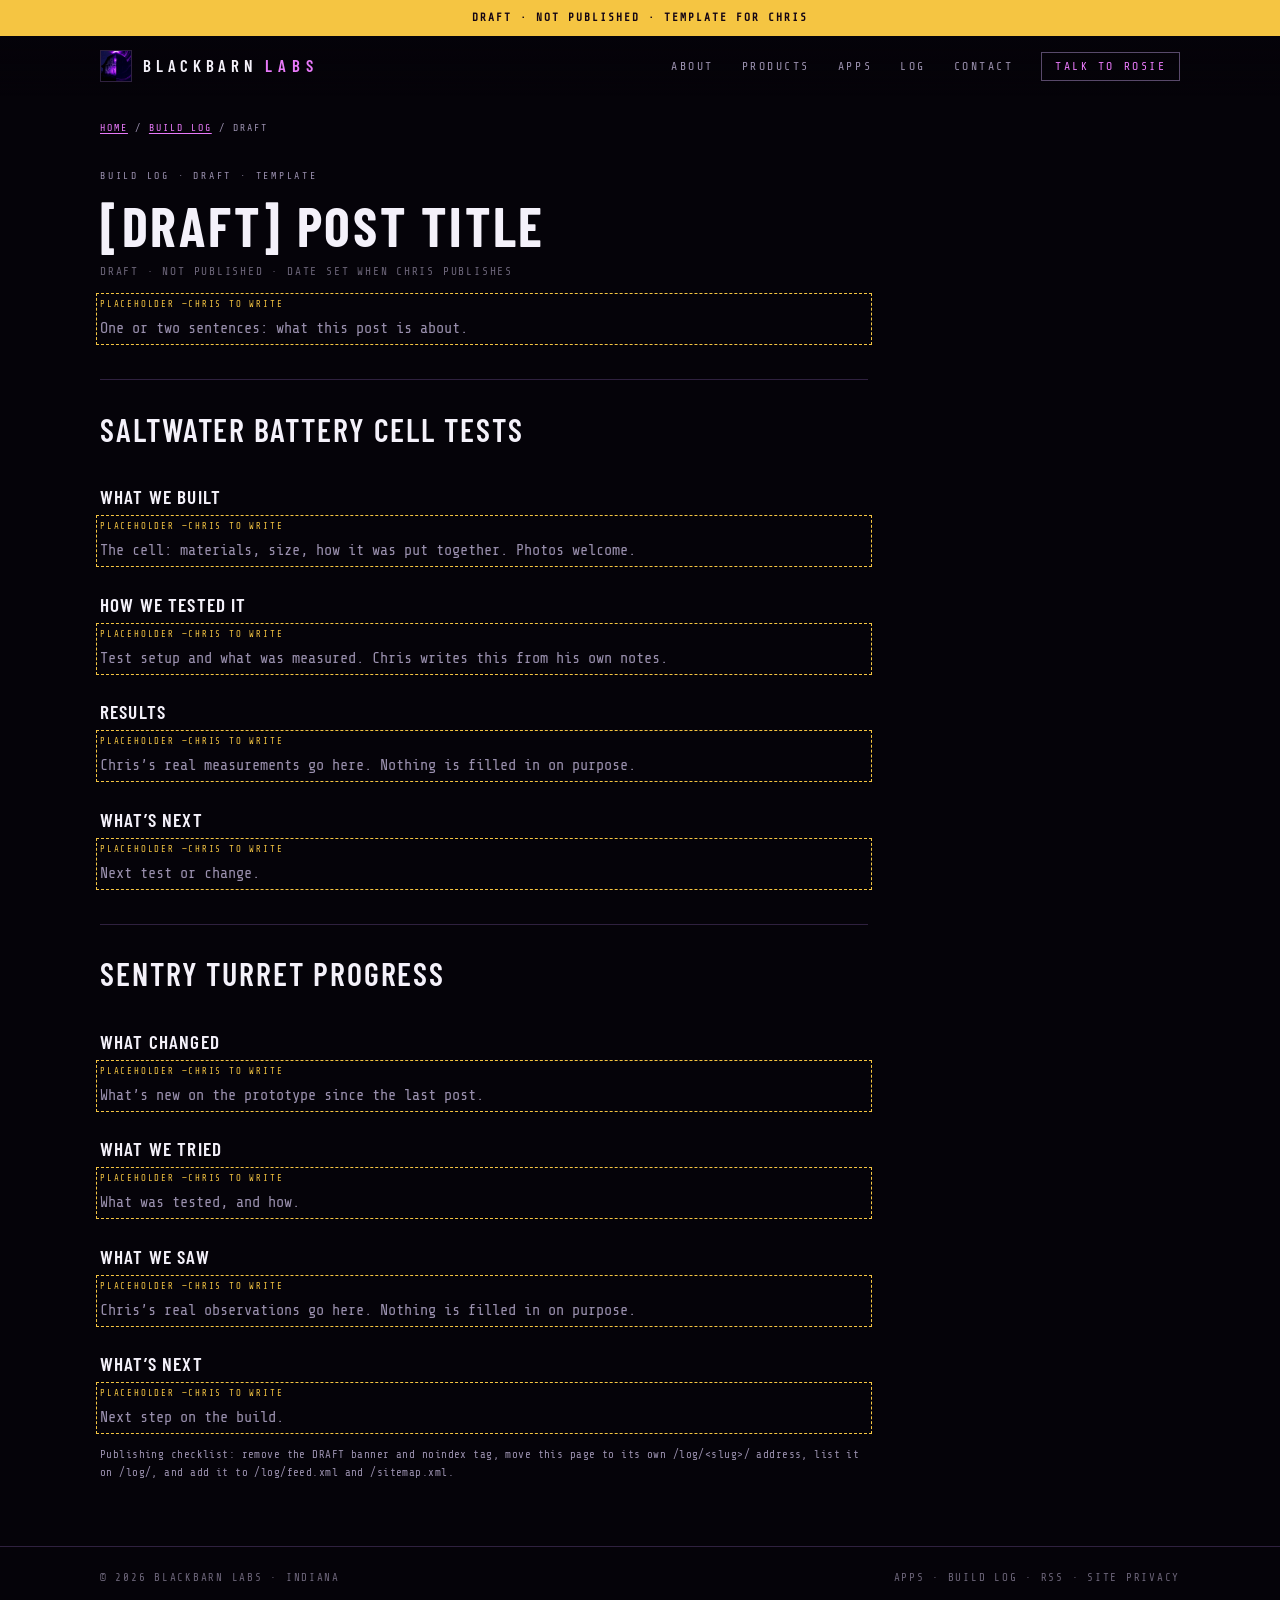
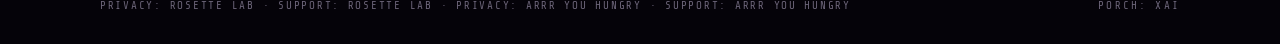
<file: log/draft-template/index.html>
<!DOCTYPE html>
<html lang="en">
<head>
  <meta charset="utf-8">
  <meta name="viewport" content="width=device-width, initial-scale=1, viewport-fit=cover">
  <title>[DRAFT] Build log post template · BlackBarn Labs</title>
  <meta name="description" content="Draft template for a BlackBarn Labs build log post. Not published.">
  <meta name="robots" content="noindex">
  <meta name="theme-color" content="#050309">
  <meta name="color-scheme" content="dark">
  <link rel="canonical" href="https://blackbarnlabs.com/log/draft-template/">

  <meta property="og:type" content="article">
  <meta property="og:site_name" content="BlackBarn Labs">
  <meta property="og:title" content="[DRAFT] Build log post template · BlackBarn Labs">
  <meta property="og:description" content="Draft template for a BlackBarn Labs build log post. Not published.">
  <meta property="og:url" content="https://blackbarnlabs.com/log/draft-template/">
  <meta property="og:image" content="https://blackbarnlabs.com/assets/og.jpg">
  <meta name="twitter:card" content="summary_large_image">
  <meta name="twitter:title" content="[DRAFT] Build log post template · BlackBarn Labs">
  <meta name="twitter:description" content="Draft template for a BlackBarn Labs build log post. Not published.">
  <meta name="twitter:image" content="https://blackbarnlabs.com/assets/og.jpg">

  <link rel="icon" href="/assets/favicon.ico" sizes="any">
  <link rel="icon" href="/assets/favicon.png" type="image/png">
  <link rel="apple-touch-icon" href="/assets/logo.png">
  <link rel="manifest" href="/site.webmanifest">
  <link rel="preconnect" href="https://fonts.googleapis.com">
  <link rel="preconnect" href="https://fonts.gstatic.com" crossorigin>
  <link href="https://fonts.googleapis.com/css2?family=Barlow+Condensed:wght@500;600;700&family=Share+Tech+Mono&display=swap" rel="stylesheet">
  <link rel="stylesheet" href="/css/styles.css">
</head>
<body id="top">
  <a class="skip" href="#main">Skip to content</a>
  <div class="draft-flag" role="note">Draft &middot; not published &middot; template for Chris</div>
  <header class="site-header" data-header>
    <nav class="nav" aria-label="Primary">
      <a class="brand" href="/">
        <img src="/assets/logo.png" width="36" height="36" alt="">
        <span class="brand-name">BlackBarn <em>Labs</em></span>
      </a>
      <button class="menu-toggle" type="button" aria-expanded="false" aria-controls="nav-links" aria-label="Open menu" data-menu-toggle>
        <span aria-hidden="true"></span>
      </button>
      <ul class="nav-links" id="nav-links" data-nav>
        <li><a href="/#about">About</a></li>
        <li><a href="/#products">Products</a></li>
        <li><a href="/apps/">Apps</a></li>
        <li><a href="/log/">Log</a></li>
        <li><a href="/#contact">Contact</a></li>
        <li><a href="/#rosie" class="nav-cta">Talk to Rosie</a></li>
      </ul>
    </nav>
  </header>

  <main id="main">
    <div class="wrap page">
        <p class="crumbs"><a href="/">Home</a> / <a href="/log/">Build log</a> / Draft</p>
      <article class="post prose">
        <p class="kicker">Build log &middot; DRAFT &middot; template</p>
        <h1 class="page-title">[DRAFT] Post title</h1>
        <p class="meta-line">DRAFT &middot; not published &middot; date set when Chris publishes</p>
        <p class="placeholder" data-placeholder="post-summary">One or two sentences: what this post is about.</p>

        <h2>Saltwater battery cell tests</h2>
        <h3>What we built</h3>
        <p class="placeholder" data-placeholder="salt-built">The cell: materials, size, how it was put together. Photos welcome.</p>
        <h3>How we tested it</h3>
        <p class="placeholder" data-placeholder="salt-method">Test setup and what was measured. Chris writes this from his own notes.</p>
        <h3>Results</h3>
        <p class="placeholder" data-placeholder="salt-results">Chris&rsquo;s real measurements go here. Nothing is filled in on purpose.</p>
        <h3>What&rsquo;s next</h3>
        <p class="placeholder" data-placeholder="salt-next">Next test or change.</p>

        <h2>Sentry Turret progress</h2>
        <h3>What changed</h3>
        <p class="placeholder" data-placeholder="turret-changed">What&rsquo;s new on the prototype since the last post.</p>
        <h3>What we tried</h3>
        <p class="placeholder" data-placeholder="turret-tried">What was tested, and how.</p>
        <h3>What we saw</h3>
        <p class="placeholder" data-placeholder="turret-saw">Chris&rsquo;s real observations go here. Nothing is filled in on purpose.</p>
        <h3>What&rsquo;s next</h3>
        <p class="placeholder" data-placeholder="turret-next">Next step on the build.</p>

        <p class="fine">Publishing checklist: remove the DRAFT banner and noindex tag, move this page to its own /log/&lt;slug&gt;/ address, list it on /log/, and add it to /log/feed.xml and /sitemap.xml.</p>
      </article>
    </div>
  </main>

  <footer class="site-footer">
    <div class="wrap footer-inner">
      <p>© <span data-year>2026</span> BlackBarn Labs &middot; Indiana</p>
      <p><a href="/apps/">Apps</a> &middot; <a href="/log/">Build log</a> &middot; <a href="/log/feed.xml">RSS</a> &middot; <a href="/privacy/">Site privacy</a></p>
      <p><a href="/privacy/rosette-lab/">Privacy: Rosette Lab</a> &middot; <a href="/support/rosette-lab/">Support: Rosette Lab</a> &middot; <a href="/privacy/arryouhungry/">Privacy: Arrr You Hungry</a> &middot; <a href="/support/arryouhungry/">Support: Arrr You Hungry</a></p>
      <p class="footer-note">Porch: xAI</p>
    </div>
  </footer>

  <script src="/js/main.js"></script>
</body>
</html>
</file>
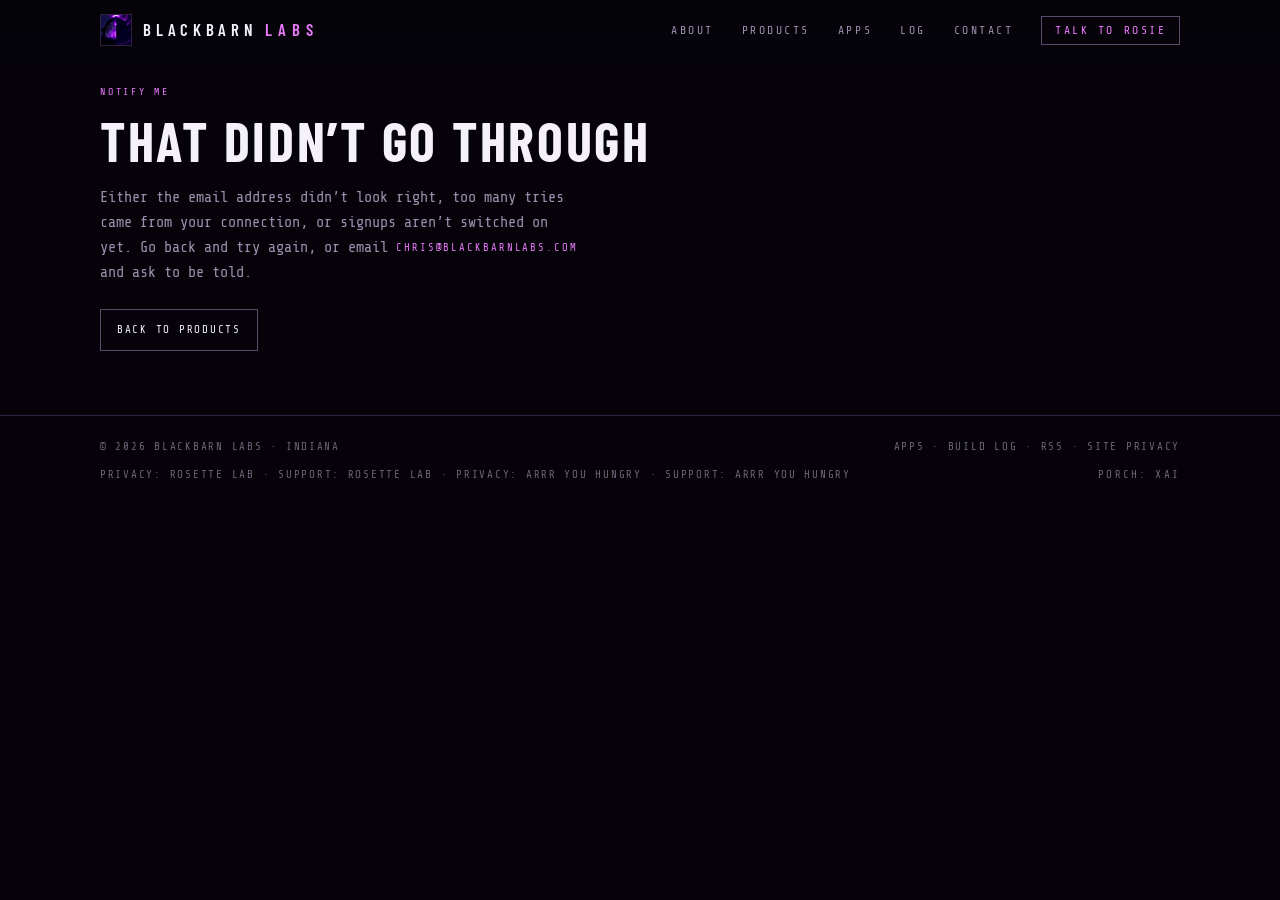
<file: notify/sorry/index.html>
<!DOCTYPE html>
<html lang="en">
<head>
  <meta charset="utf-8">
  <meta name="viewport" content="width=device-width, initial-scale=1, viewport-fit=cover">
  <title>That didn&#x27;t go through · BlackBarn Labs</title>
  <meta name="description" content="The notify-me signup didn&#x27;t go through.">
  <meta name="robots" content="noindex">
  <meta name="theme-color" content="#050309">
  <meta name="color-scheme" content="dark">
  <link rel="canonical" href="https://blackbarnlabs.com/notify/sorry/">

  <meta property="og:type" content="website">
  <meta property="og:site_name" content="BlackBarn Labs">
  <meta property="og:title" content="That didn&#x27;t go through · BlackBarn Labs">
  <meta property="og:description" content="The notify-me signup didn&#x27;t go through.">
  <meta property="og:url" content="https://blackbarnlabs.com/notify/sorry/">
  <meta property="og:image" content="https://blackbarnlabs.com/assets/og.jpg">
  <meta name="twitter:card" content="summary_large_image">
  <meta name="twitter:title" content="That didn&#x27;t go through · BlackBarn Labs">
  <meta name="twitter:description" content="The notify-me signup didn&#x27;t go through.">
  <meta name="twitter:image" content="https://blackbarnlabs.com/assets/og.jpg">

  <link rel="icon" href="/assets/favicon.ico" sizes="any">
  <link rel="icon" href="/assets/favicon.png" type="image/png">
  <link rel="apple-touch-icon" href="/assets/logo.png">
  <link rel="manifest" href="/site.webmanifest">
  <link rel="preconnect" href="https://fonts.googleapis.com">
  <link rel="preconnect" href="https://fonts.gstatic.com" crossorigin>
  <link href="https://fonts.googleapis.com/css2?family=Barlow+Condensed:wght@500;600;700&family=Share+Tech+Mono&display=swap" rel="stylesheet">
  <link rel="stylesheet" href="/css/styles.css">
</head>
<body id="top">
  <a class="skip" href="#main">Skip to content</a>

  <header class="site-header" data-header>
    <nav class="nav" aria-label="Primary">
      <a class="brand" href="/">
        <img src="/assets/logo.png" width="36" height="36" alt="">
        <span class="brand-name">BlackBarn <em>Labs</em></span>
      </a>
      <button class="menu-toggle" type="button" aria-expanded="false" aria-controls="nav-links" aria-label="Open menu" data-menu-toggle>
        <span aria-hidden="true"></span>
      </button>
      <ul class="nav-links" id="nav-links" data-nav>
        <li><a href="/#about">About</a></li>
        <li><a href="/#products">Products</a></li>
        <li><a href="/apps/">Apps</a></li>
        <li><a href="/log/">Log</a></li>
        <li><a href="/#contact">Contact</a></li>
        <li><a href="/#rosie" class="nav-cta">Talk to Rosie</a></li>
      </ul>
    </nav>
  </header>

  <main id="main">
    <div class="wrap page">
      <p class="kicker">Notify me</p>
      <h1 class="page-title">That didn&rsquo;t go through</h1>
      <p class="lede">Either the email address didn&rsquo;t look right, too many tries came from your connection, or signups aren&rsquo;t switched on yet. Go back and try again, or email <a class="go" href="mailto:chris@blackbarnlabs.com?subject=Notify%20me">chris@blackbarnlabs.com</a> and ask to be told.</p>
      <p><a class="btn btn-ghost" href="/#products">Back to products</a></p>
    </div>
  </main>

  <footer class="site-footer">
    <div class="wrap footer-inner">
      <p>© <span data-year>2026</span> BlackBarn Labs &middot; Indiana</p>
      <p><a href="/apps/">Apps</a> &middot; <a href="/log/">Build log</a> &middot; <a href="/log/feed.xml">RSS</a> &middot; <a href="/privacy/">Site privacy</a></p>
      <p><a href="/privacy/rosette-lab/">Privacy: Rosette Lab</a> &middot; <a href="/support/rosette-lab/">Support: Rosette Lab</a> &middot; <a href="/privacy/arryouhungry/">Privacy: Arrr You Hungry</a> &middot; <a href="/support/arryouhungry/">Support: Arrr You Hungry</a></p>
      <p class="footer-note">Porch: xAI</p>
    </div>
  </footer>

  <script src="/js/main.js"></script>
</body>
</html>
</file>
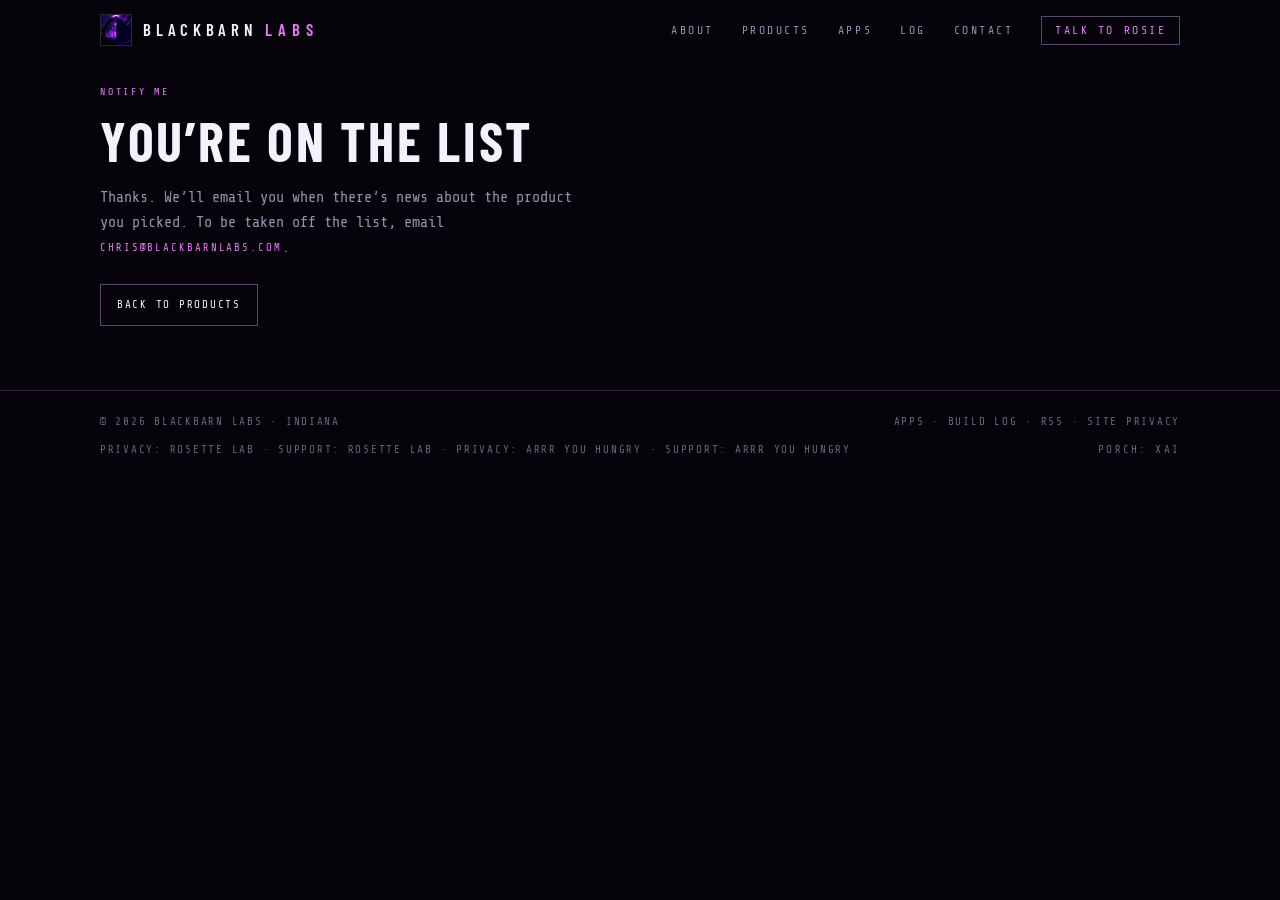
<file: notify/thanks/index.html>
<!DOCTYPE html>
<html lang="en">
<head>
  <meta charset="utf-8">
  <meta name="viewport" content="width=device-width, initial-scale=1, viewport-fit=cover">
  <title>You&#x27;re on the list · BlackBarn Labs</title>
  <meta name="description" content="Thanks for signing up for BlackBarn Labs product news.">
  <meta name="robots" content="noindex">
  <meta name="theme-color" content="#050309">
  <meta name="color-scheme" content="dark">
  <link rel="canonical" href="https://blackbarnlabs.com/notify/thanks/">

  <meta property="og:type" content="website">
  <meta property="og:site_name" content="BlackBarn Labs">
  <meta property="og:title" content="You&#x27;re on the list · BlackBarn Labs">
  <meta property="og:description" content="Thanks for signing up for BlackBarn Labs product news.">
  <meta property="og:url" content="https://blackbarnlabs.com/notify/thanks/">
  <meta property="og:image" content="https://blackbarnlabs.com/assets/og.jpg">
  <meta name="twitter:card" content="summary_large_image">
  <meta name="twitter:title" content="You&#x27;re on the list · BlackBarn Labs">
  <meta name="twitter:description" content="Thanks for signing up for BlackBarn Labs product news.">
  <meta name="twitter:image" content="https://blackbarnlabs.com/assets/og.jpg">

  <link rel="icon" href="/assets/favicon.ico" sizes="any">
  <link rel="icon" href="/assets/favicon.png" type="image/png">
  <link rel="apple-touch-icon" href="/assets/logo.png">
  <link rel="manifest" href="/site.webmanifest">
  <link rel="preconnect" href="https://fonts.googleapis.com">
  <link rel="preconnect" href="https://fonts.gstatic.com" crossorigin>
  <link href="https://fonts.googleapis.com/css2?family=Barlow+Condensed:wght@500;600;700&family=Share+Tech+Mono&display=swap" rel="stylesheet">
  <link rel="stylesheet" href="/css/styles.css">
</head>
<body id="top">
  <a class="skip" href="#main">Skip to content</a>

  <header class="site-header" data-header>
    <nav class="nav" aria-label="Primary">
      <a class="brand" href="/">
        <img src="/assets/logo.png" width="36" height="36" alt="">
        <span class="brand-name">BlackBarn <em>Labs</em></span>
      </a>
      <button class="menu-toggle" type="button" aria-expanded="false" aria-controls="nav-links" aria-label="Open menu" data-menu-toggle>
        <span aria-hidden="true"></span>
      </button>
      <ul class="nav-links" id="nav-links" data-nav>
        <li><a href="/#about">About</a></li>
        <li><a href="/#products">Products</a></li>
        <li><a href="/apps/">Apps</a></li>
        <li><a href="/log/">Log</a></li>
        <li><a href="/#contact">Contact</a></li>
        <li><a href="/#rosie" class="nav-cta">Talk to Rosie</a></li>
      </ul>
    </nav>
  </header>

  <main id="main">
    <div class="wrap page">
      <p class="kicker">Notify me</p>
      <h1 class="page-title">You&rsquo;re on the list</h1>
      <p class="lede">Thanks. We&rsquo;ll email you when there&rsquo;s news about the product you picked. To be taken off the list, email <a class="go" href="mailto:chris@blackbarnlabs.com?subject=Unsubscribe">chris@blackbarnlabs.com</a>.</p>
      <p><a class="btn btn-ghost" href="/#products">Back to products</a></p>
    </div>
  </main>

  <footer class="site-footer">
    <div class="wrap footer-inner">
      <p>© <span data-year>2026</span> BlackBarn Labs &middot; Indiana</p>
      <p><a href="/apps/">Apps</a> &middot; <a href="/log/">Build log</a> &middot; <a href="/log/feed.xml">RSS</a> &middot; <a href="/privacy/">Site privacy</a></p>
      <p><a href="/privacy/rosette-lab/">Privacy: Rosette Lab</a> &middot; <a href="/support/rosette-lab/">Support: Rosette Lab</a> &middot; <a href="/privacy/arryouhungry/">Privacy: Arrr You Hungry</a> &middot; <a href="/support/arryouhungry/">Support: Arrr You Hungry</a></p>
      <p class="footer-note">Porch: xAI</p>
    </div>
  </footer>

  <script src="/js/main.js"></script>
</body>
</html>
</file>
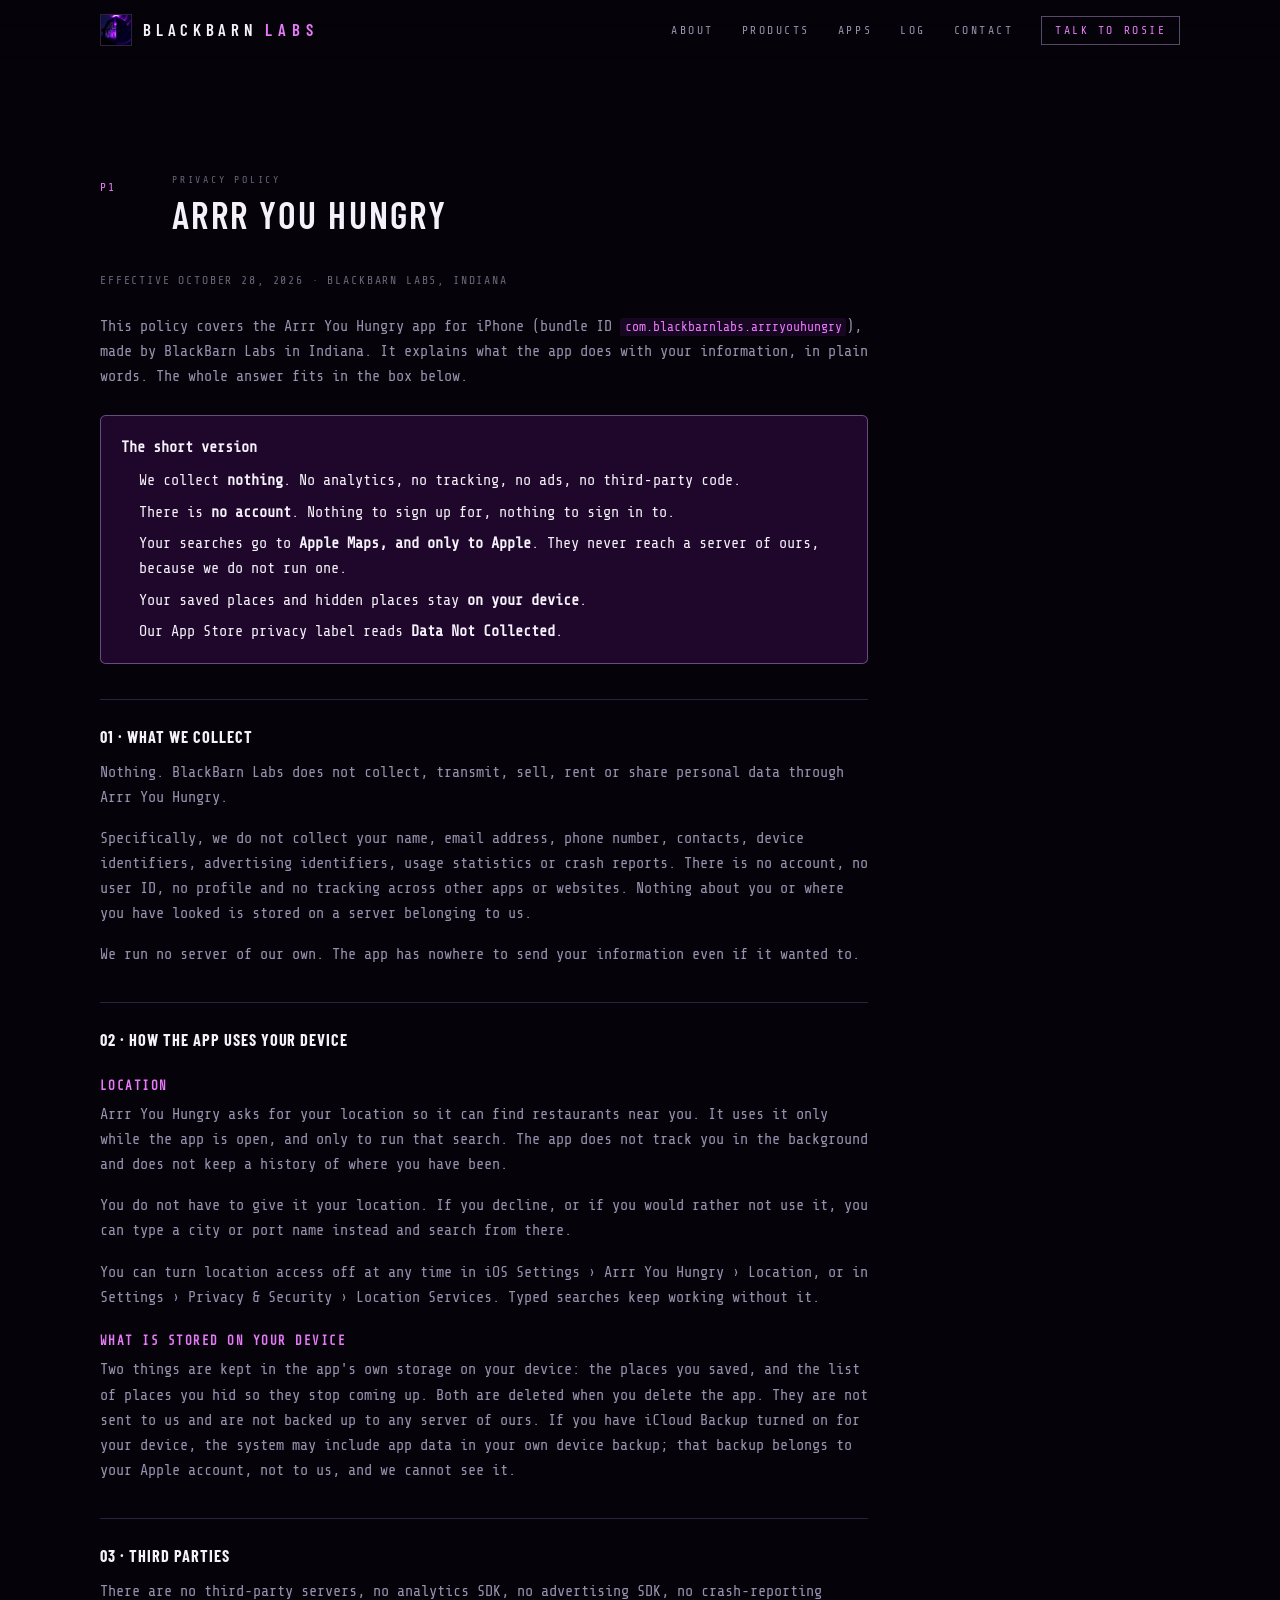
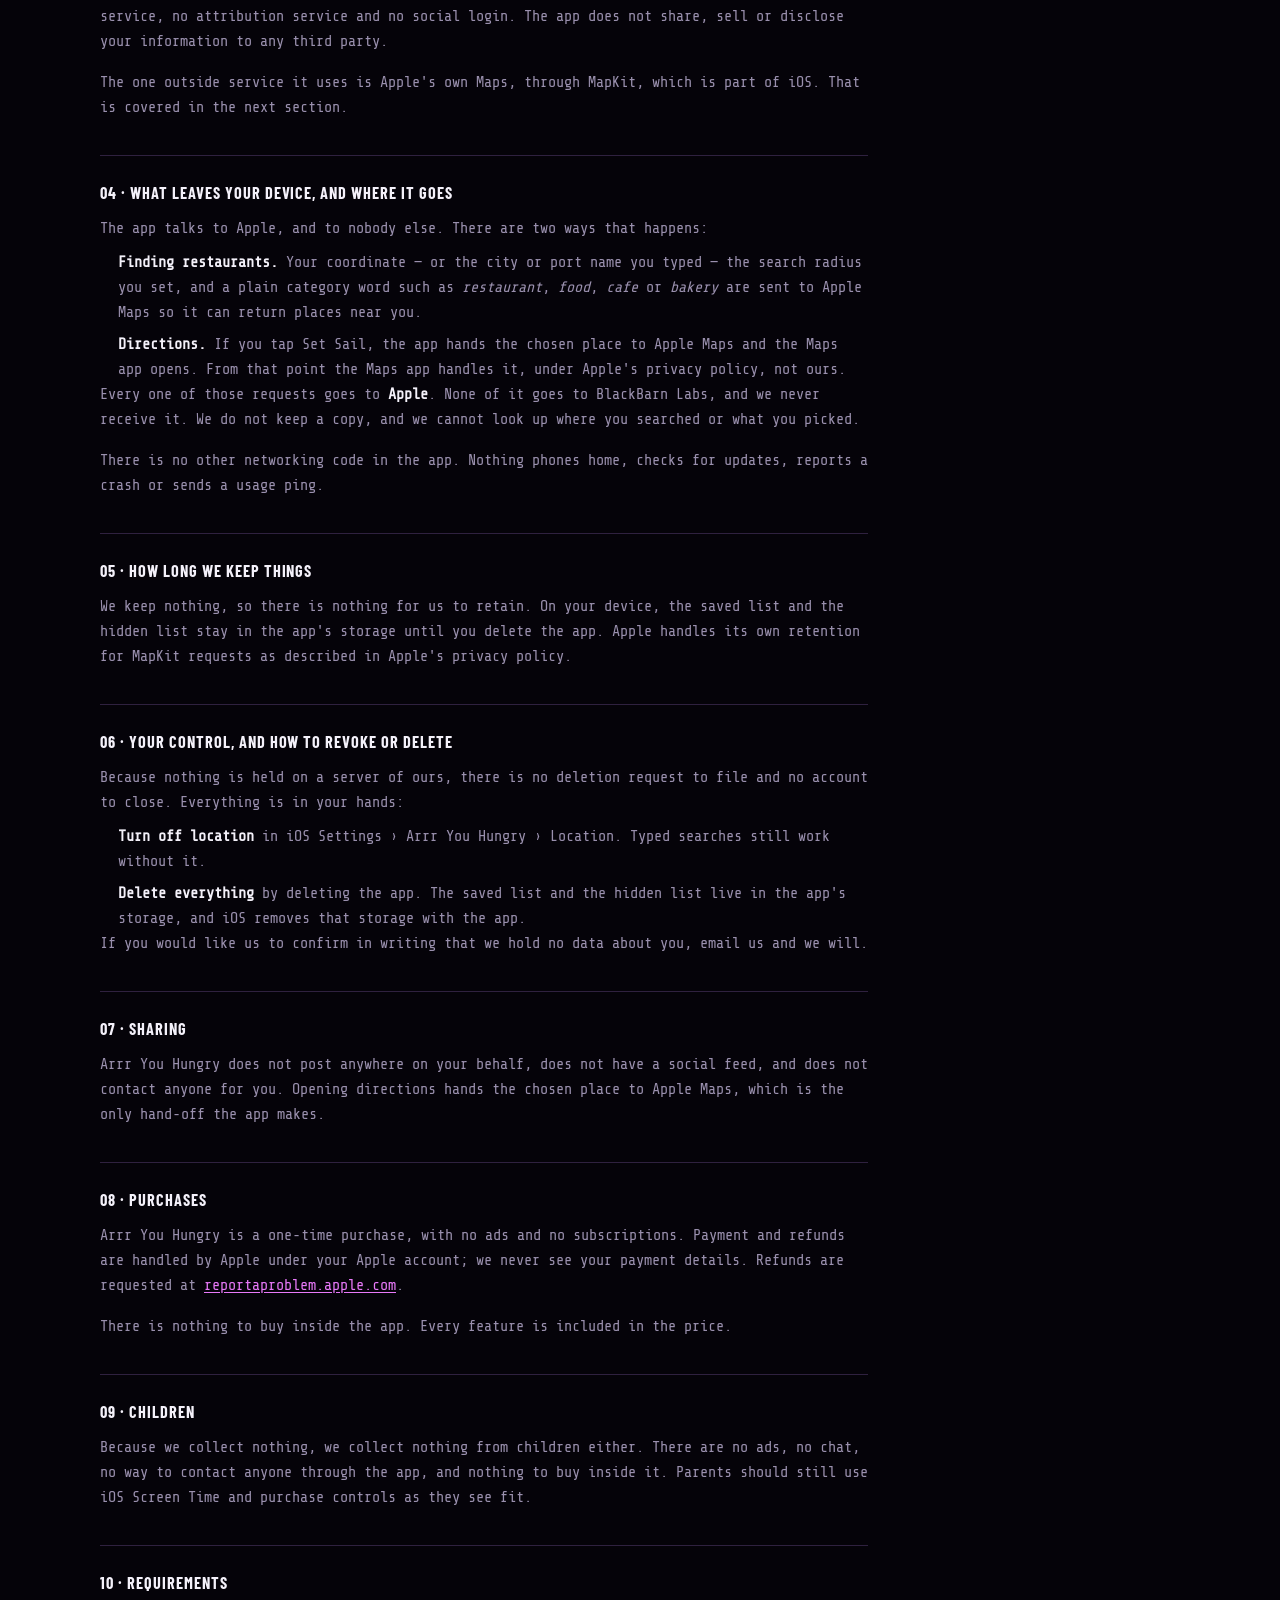
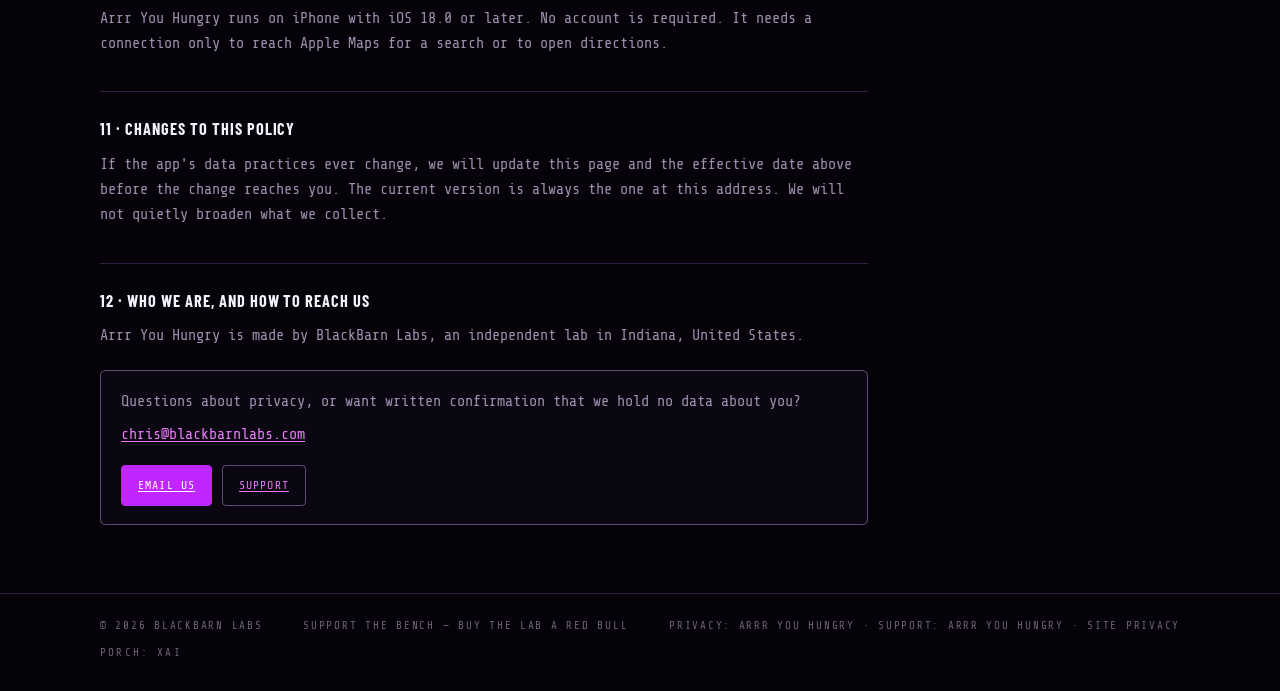
<file: privacy/arryouhungry/index.html>
<!DOCTYPE html>
<html lang="en">
<head>
  <meta charset="utf-8">
  <meta name="viewport" content="width=device-width, initial-scale=1, viewport-fit=cover">
  <title>Arrr You Hungry Privacy Policy — BlackBarn Labs</title>
  <meta name="description" content="Arrr You Hungry collects nothing. No accounts, no analytics, no ads, no tracking. Your searches go only to Apple Maps, and nothing comes to us.">
  <meta name="theme-color" content="#050309">
  <meta name="color-scheme" content="dark">
  <link rel="canonical" href="https://blackbarnlabs.com/privacy/arryouhungry/">
  <link rel="icon" href="/assets/favicon.ico" sizes="any">
  <link rel="icon" href="/assets/favicon.png" type="image/png">
  <link rel="apple-touch-icon" href="/assets/logo.png">
  <link rel="preconnect" href="https://fonts.googleapis.com">
  <link rel="preconnect" href="https://fonts.gstatic.com" crossorigin>
  <link href="https://fonts.googleapis.com/css2?family=Barlow+Condensed:wght@500;600;700&family=Share+Tech+Mono&display=swap" rel="stylesheet">
  <link rel="stylesheet" href="/css/styles.css">
  <style>
    .doc { padding-top: 7rem; }
    .doc .prose { max-width: 48rem; }
    .doc .prose h3 { margin: 2.2rem 0 .55rem; color: var(--text); font-family: var(--font);
                      text-transform: uppercase; letter-spacing: .06em; font-size: 1.02rem;
                      border-top: 1px solid var(--line); padding-top: 1.5rem; }
    .doc .prose h4 { margin: 1.35rem 0 .35rem; color: var(--violet-2); font-size: .78rem;
                      letter-spacing: .12em; text-transform: uppercase; }
    .doc .prose ul { color: var(--muted); padding-left: 1.15rem; margin-top: .55rem; }
    .doc .prose li + li { margin-top: .4rem; }
    .doc .prose a { color: var(--violet-2); text-decoration: underline; text-underline-offset: .15em; }
    .doc .prose strong { color: var(--text); }
    .doc .prose code { font-family: var(--mono); font-size: .86em; color: var(--violet-2);
                        background: rgba(192,38,255,.1); padding: .1em .35em; border-radius: .2em; }
    .doc .meta-line { font-size: .72rem; letter-spacing: .16em; text-transform: uppercase;
                       color: var(--dim); margin-bottom: 1.5rem; }
    .doc .lede { color: var(--text); font-size: 1.02rem; }
    .short { border: 1px solid var(--line-strong); background: var(--violet-dim);
              border-radius: .35rem; padding: 1.15rem 1.25rem; margin: 1.6rem 0 2.2rem; }
    .short > p { color: var(--text); margin-bottom: .2rem; }
    .short ul { margin-top: .7rem; }
    .short li { color: var(--text); }
    .contact-box { border: 1px solid var(--line-strong); background: var(--bg-2);
                    border-radius: .35rem; padding: 1.15rem 1.25rem; margin-top: 1.35rem; }
    .contact-box p + p { margin-top: .5rem; }
    .contact-box a { font-family: var(--mono); font-size: .95rem; }
    .btn-row { display: flex; flex-wrap: wrap; gap: .6rem; margin-top: 1.1rem; }
    .btn-row a { font-family: var(--mono); font-size: .72rem; letter-spacing: .1em;
                  text-transform: uppercase; padding: .62rem 1rem; border-radius: .25rem;
                  border: 1px solid var(--line-strong); color: var(--text);
                  text-decoration: none; }
    .btn-row a.solid { background: var(--violet); border-color: var(--violet); color: #fff; }
    .btn-row a:hover { border-color: var(--violet-2); }
    .doc-end { border-top: 1px solid var(--line); margin-top: 2.5rem; padding-top: 1.2rem;
                font-size: .8rem; color: var(--dim); }
  </style>
</head>
<body id="top">
  <a class="skip" href="#main">Skip to content</a>
  <header class="site-header" data-header>
    <nav class="nav" aria-label="Primary">
      <a class="brand" href="/index.html#top">
        <img src="/assets/logo.png" width="36" height="36" alt="">
        <span class="brand-name">BlackBarn <em>Labs</em></span>
      </a>
      <button class="menu-toggle" type="button" aria-expanded="false" aria-controls="nav-links" aria-label="Open menu" data-menu-toggle>
        <span aria-hidden="true"></span>
      </button>
      <ul class="nav-links" id="nav-links" data-nav>
        <li><a href="/#about">About</a></li>
        <li><a href="/#products">Products</a></li>
        <li><a href="/apps/">Apps</a></li>
        <li><a href="/log/">Log</a></li>
        <li><a href="/#contact">Contact</a></li>
        <li><a href="/#rosie" class="nav-cta">Talk to Rosie</a></li>
      </ul>
    </nav>
  </header>
  <main id="main">
    <section class="doc"><div class="wrap">
      <header class="sec-head"><span class="idx">P1</span><div><p class="idx-label">Privacy policy</p><h2>Arrr You Hungry</h2></div></header>
      <div class="prose">
      <p class="meta-line">Effective October 28, 2026 &middot; BlackBarn Labs, Indiana</p>
      <p>This policy covers the Arrr You Hungry app for iPhone (bundle ID <code>com.blackbarnlabs.arrryouhungry</code>), made by BlackBarn Labs in Indiana. It explains what the app does with your information, in plain words. The whole answer fits in the box below.</p>

      <div class="short">
        <p><strong>The short version</strong></p>
        <ul>
          <li>We collect <strong>nothing</strong>. No analytics, no tracking, no ads, no third&#8209;party code.</li>
          <li>There is <strong>no account</strong>. Nothing to sign up for, nothing to sign in to.</li>
          <li>Your searches go to <strong>Apple Maps, and only to Apple</strong>. They never reach a server of ours, because we do not run one.</li>
          <li>Your saved places and hidden places stay <strong>on your device</strong>.</li>
          <li>Our App Store privacy label reads <strong>Data Not Collected</strong>.</li>
        </ul>
      </div>

      <h3 id="collect">01 &middot; What we collect</h3>
      <p>Nothing. BlackBarn Labs does not collect, transmit, sell, rent or share personal data through Arrr You Hungry.</p>
      <p>Specifically, we do not collect your name, email address, phone number, contacts, device identifiers, advertising identifiers, usage statistics or crash reports. There is no account, no user ID, no profile and no tracking across other apps or websites. Nothing about you or where you have looked is stored on a server belonging to us.</p>
      <p>We run no server of our own. The app has nowhere to send your information even if it wanted to.</p>

      <h3 id="device">02 &middot; How the app uses your device</h3>
      <h4>Location</h4>
      <p>Arrr You Hungry asks for your location so it can find restaurants near you. It uses it only while the app is open, and only to run that search. The app does not track you in the background and does not keep a history of where you have been.</p>
      <p>You do not have to give it your location. If you decline, or if you would rather not use it, you can type a city or port name instead and search from there.</p>
      <p>You can turn location access off at any time in iOS Settings &rsaquo; Arrr You Hungry &rsaquo; Location, or in Settings &rsaquo; Privacy &amp; Security &rsaquo; Location Services. Typed searches keep working without it.</p>

      <h4>What is stored on your device</h4>
      <p>Two things are kept in the app's own storage on your device: the places you saved, and the list of places you hid so they stop coming up. Both are deleted when you delete the app. They are not sent to us and are not backed up to any server of ours. If you have iCloud Backup turned on for your device, the system may include app data in your own device backup; that backup belongs to your Apple account, not to us, and we cannot see it.</p>

      <h3 id="third-parties">03 &middot; Third parties</h3>
      <p>There are no third&#8209;party servers, no analytics SDK, no advertising SDK, no crash&#8209;reporting service, no attribution service and no social login. The app does not share, sell or disclose your information to any third party.</p>
      <p>The one outside service it uses is Apple's own Maps, through MapKit, which is part of iOS. That is covered in the next section.</p>

      <h3 id="network">04 &middot; What leaves your device, and where it goes</h3>
      <p>The app talks to Apple, and to nobody else. There are two ways that happens:</p>
      <ul>
        <li><strong>Finding restaurants.</strong> Your coordinate &mdash; or the city or port name you typed &mdash; the search radius you set, and a plain category word such as <em>restaurant</em>, <em>food</em>, <em>cafe</em> or <em>bakery</em> are sent to Apple Maps so it can return places near you.</li>
        <li><strong>Directions.</strong> If you tap Set Sail, the app hands the chosen place to Apple Maps and the Maps app opens. From that point the Maps app handles it, under Apple's privacy policy, not ours.</li>
      </ul>
      <p>Every one of those requests goes to <strong>Apple</strong>. None of it goes to BlackBarn Labs, and we never receive it. We do not keep a copy, and we cannot look up where you searched or what you picked.</p>
      <p>There is no other networking code in the app. Nothing phones home, checks for updates, reports a crash or sends a usage ping.</p>

      <h3 id="retention">05 &middot; How long we keep things</h3>
      <p>We keep nothing, so there is nothing for us to retain. On your device, the saved list and the hidden list stay in the app's storage until you delete the app. Apple handles its own retention for MapKit requests as described in Apple's privacy policy.</p>

      <h3 id="your-control">06 &middot; Your control, and how to revoke or delete</h3>
      <p>Because nothing is held on a server of ours, there is no deletion request to file and no account to close. Everything is in your hands:</p>
      <ul>
        <li><strong>Turn off location</strong> in iOS Settings &rsaquo; Arrr You Hungry &rsaquo; Location. Typed searches still work without it.</li>
        <li><strong>Delete everything</strong> by deleting the app. The saved list and the hidden list live in the app's storage, and iOS removes that storage with the app.</li>
      </ul>
      <p>If you would like us to confirm in writing that we hold no data about you, email us and we will.</p>

      <h3 id="sharing">07 &middot; Sharing</h3>
      <p>Arrr You Hungry does not post anywhere on your behalf, does not have a social feed, and does not contact anyone for you. Opening directions hands the chosen place to Apple Maps, which is the only hand&#8209;off the app makes.</p>

      <h3 id="purchases">08 &middot; Purchases</h3>
      <p>Arrr You Hungry is a one&#8209;time purchase, with no ads and no subscriptions. Payment and refunds are handled by Apple under your Apple account; we never see your payment details. Refunds are requested at <a href="https://reportaproblem.apple.com">reportaproblem.apple.com</a>.</p>
      <p>There is nothing to buy inside the app. Every feature is included in the price.</p>

      <h3 id="children">09 &middot; Children</h3>
      <p>Because we collect nothing, we collect nothing from children either. There are no ads, no chat, no way to contact anyone through the app, and nothing to buy inside it. Parents should still use iOS Screen Time and purchase controls as they see fit.</p>

      <h3 id="requirements">10 &middot; Requirements</h3>
      <p>Arrr You Hungry runs on iPhone with iOS 18.0 or later. No account is required. It needs a connection only to reach Apple Maps for a search or to open directions.</p>

      <h3 id="changes">11 &middot; Changes to this policy</h3>
      <p>If the app's data practices ever change, we will update this page and the effective date above before the change reaches you. The current version is always the one at this address. We will not quietly broaden what we collect.</p>

      <h3 id="contact">12 &middot; Who we are, and how to reach us</h3>
      <p>Arrr You Hungry is made by BlackBarn Labs, an independent lab in Indiana, United States.</p>
      <div class="contact-box">
        <p>Questions about privacy, or want written confirmation that we hold no data about you?</p>
        <p><a href="mailto:chris@blackbarnlabs.com?subject=Arrr%20You%20Hungry%20privacy">chris@blackbarnlabs.com</a></p>
        <div class="btn-row">
          <a class="solid" href="mailto:chris@blackbarnlabs.com?subject=Arrr%20You%20Hungry%20privacy">Email us</a>
          <a href="/support/arryouhungry/">Support</a>
        </div>
      </div>
      </div>
    </div></section>
</main>
  <footer class="site-footer">
    <div class="wrap footer-inner">
      <p>© <span data-year>2026</span> BlackBarn Labs</p>
      <p><a href="mailto:chris@blackbarnlabs.com?subject=Red%20Bull%20for%20the%20bench">Support the bench — buy the lab a Red Bull</a></p>
      <p><a href="/privacy/arryouhungry/">Privacy: Arrr You Hungry</a> &middot; <a href="/support/arryouhungry/">Support: Arrr You Hungry</a> &middot; <a href="/privacy/">Site privacy</a></p>
      <p class="footer-note">Porch: xAI</p>
    </div>
  </footer>
  <script src="/js/main.js"></script>
</body>
</html>
</file>
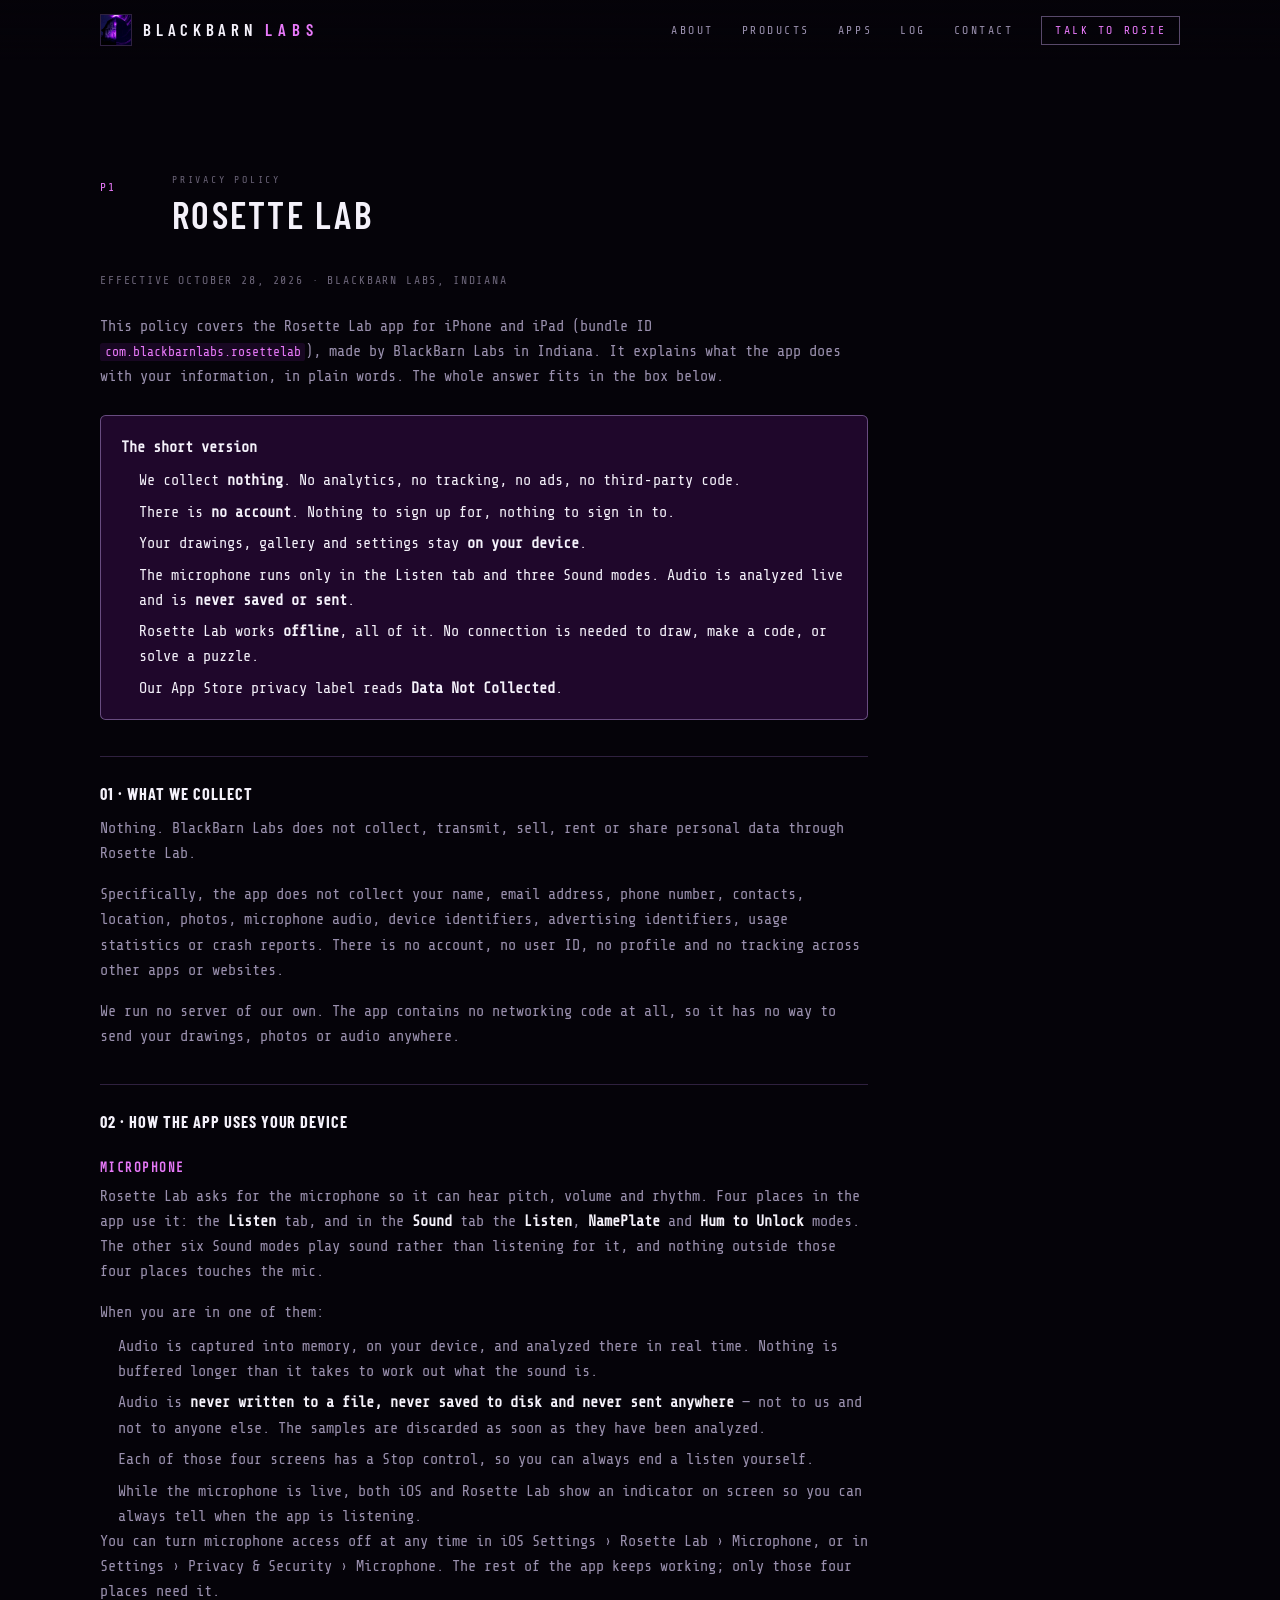
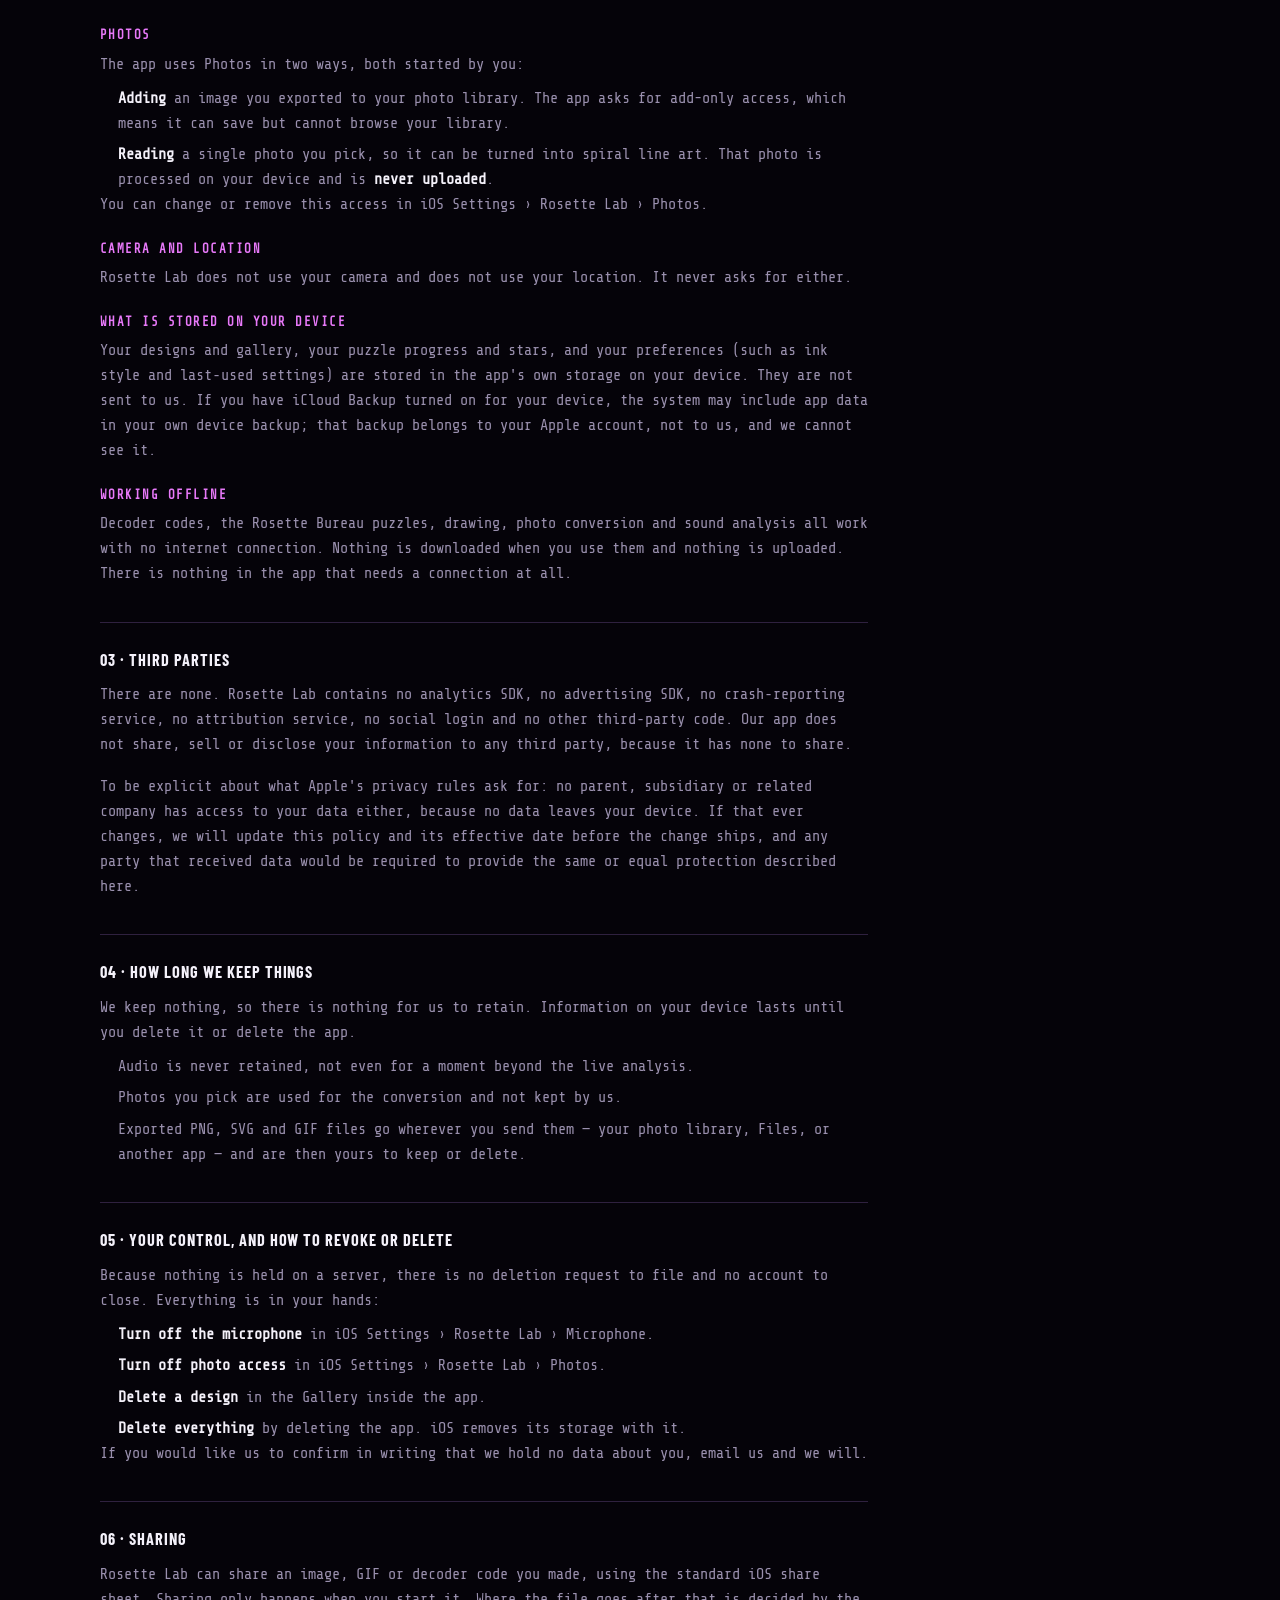
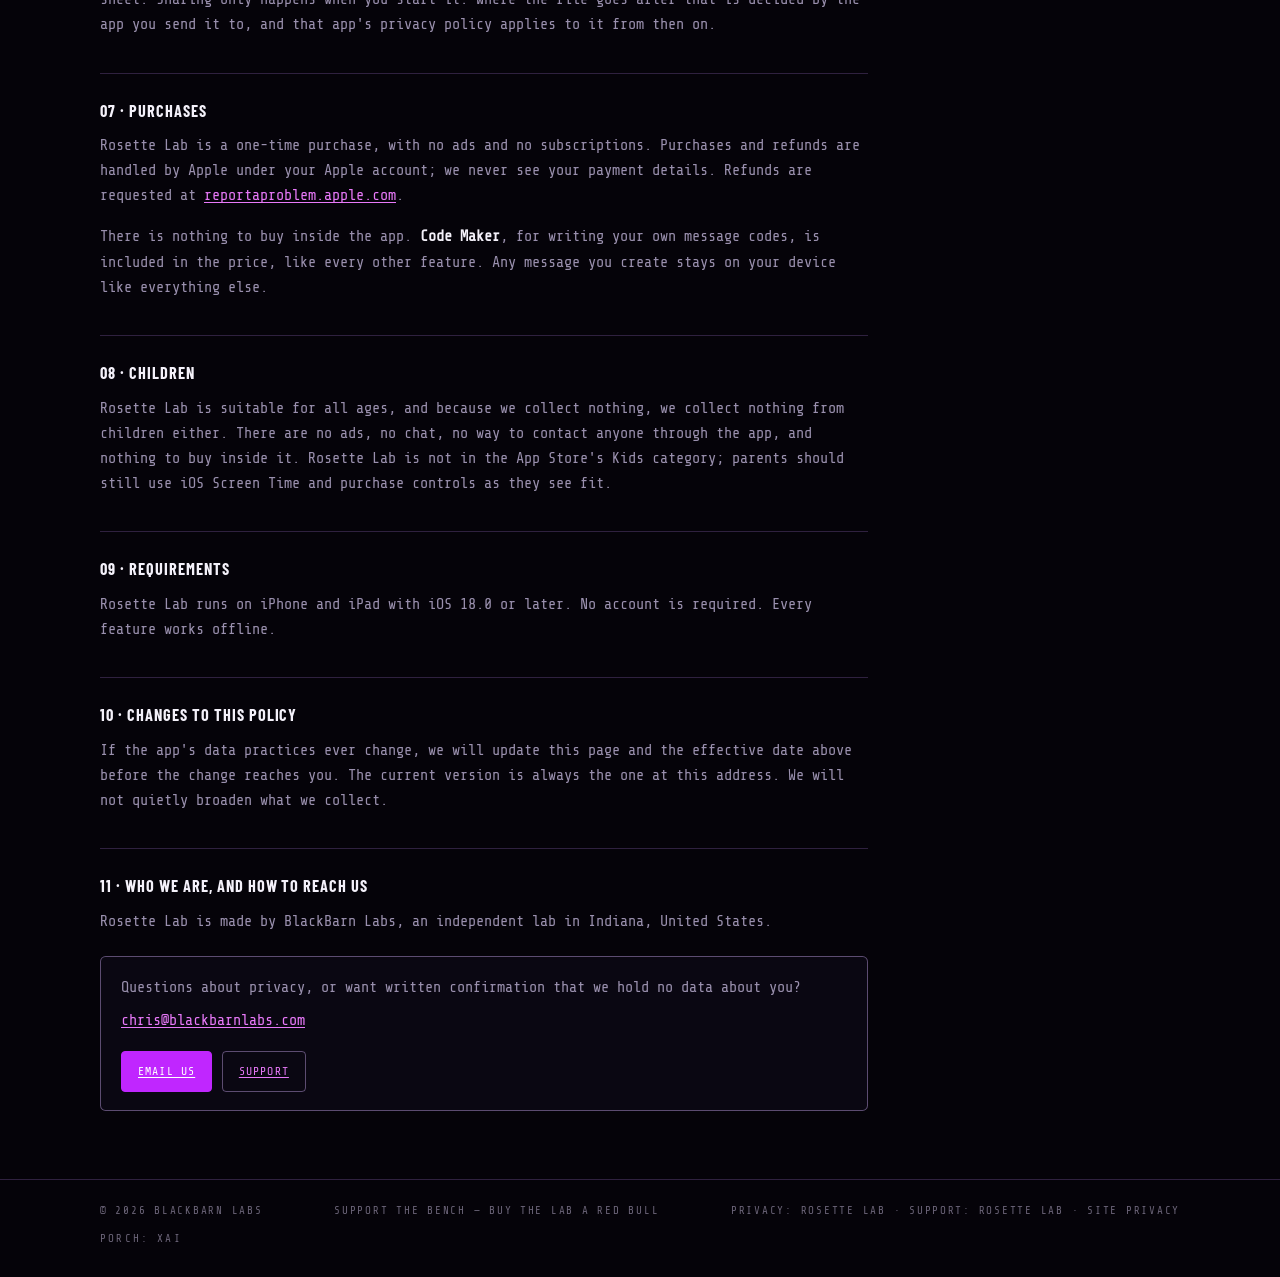
<file: privacy/rosette-lab/index.html>
<!DOCTYPE html>
<html lang="en">
<head>
  <meta charset="utf-8">
  <meta name="viewport" content="width=device-width, initial-scale=1, viewport-fit=cover">
  <title>Rosette Lab Privacy Policy — BlackBarn Labs</title>
  <meta name="description" content="Rosette Lab collects nothing. No accounts, no analytics, no ads, no third-party code. Audio stays on your device.">
  <meta name="theme-color" content="#050309">
  <meta name="color-scheme" content="dark">
  <link rel="canonical" href="https://blackbarnlabs.com/privacy/rosette-lab/">
  <link rel="icon" href="/assets/favicon.ico" sizes="any">
  <link rel="icon" href="/assets/favicon.png" type="image/png">
  <link rel="apple-touch-icon" href="/assets/logo.png">
  <link rel="preconnect" href="https://fonts.googleapis.com">
  <link rel="preconnect" href="https://fonts.gstatic.com" crossorigin>
  <link href="https://fonts.googleapis.com/css2?family=Barlow+Condensed:wght@500;600;700&family=Share+Tech+Mono&display=swap" rel="stylesheet">
  <link rel="stylesheet" href="/css/styles.css">
  <style>
    .doc { padding-top: 7rem; }
    .doc .prose { max-width: 48rem; }
    .doc .prose h3 { margin: 2.2rem 0 .55rem; color: var(--text); font-family: var(--font);
                      text-transform: uppercase; letter-spacing: .06em; font-size: 1.02rem;
                      border-top: 1px solid var(--line); padding-top: 1.5rem; }
    .doc .prose h4 { margin: 1.35rem 0 .35rem; color: var(--violet-2); font-size: .78rem;
                      letter-spacing: .12em; text-transform: uppercase; }
    .doc .prose ul { color: var(--muted); padding-left: 1.15rem; margin-top: .55rem; }
    .doc .prose li + li { margin-top: .4rem; }
    .doc .prose a { color: var(--violet-2); text-decoration: underline; text-underline-offset: .15em; }
    .doc .prose strong { color: var(--text); }
    .doc .prose code { font-family: var(--mono); font-size: .86em; color: var(--violet-2);
                        background: rgba(192,38,255,.1); padding: .1em .35em; border-radius: .2em; }
    .doc .meta-line { font-size: .72rem; letter-spacing: .16em; text-transform: uppercase;
                       color: var(--dim); margin-bottom: 1.5rem; }
    .doc .lede { color: var(--text); font-size: 1.02rem; }
    .short { border: 1px solid var(--line-strong); background: var(--violet-dim);
              border-radius: .35rem; padding: 1.15rem 1.25rem; margin: 1.6rem 0 2.2rem; }
    .short > p { color: var(--text); margin-bottom: .2rem; }
    .short ul { margin-top: .7rem; }
    .short li { color: var(--text); }
    .contact-box { border: 1px solid var(--line-strong); background: var(--bg-2);
                    border-radius: .35rem; padding: 1.15rem 1.25rem; margin-top: 1.35rem; }
    .contact-box p + p { margin-top: .5rem; }
    .contact-box a { font-family: var(--mono); font-size: .95rem; }
    .btn-row { display: flex; flex-wrap: wrap; gap: .6rem; margin-top: 1.1rem; }
    .btn-row a { font-family: var(--mono); font-size: .72rem; letter-spacing: .1em;
                  text-transform: uppercase; padding: .62rem 1rem; border-radius: .25rem;
                  border: 1px solid var(--line-strong); color: var(--text);
                  text-decoration: none; }
    .btn-row a.solid { background: var(--violet); border-color: var(--violet); color: #fff; }
    .btn-row a:hover { border-color: var(--violet-2); }
    .doc-end { border-top: 1px solid var(--line); margin-top: 2.5rem; padding-top: 1.2rem;
                font-size: .8rem; color: var(--dim); }
  </style>
</head>
<body id="top">
  <a class="skip" href="#main">Skip to content</a>
  <header class="site-header" data-header>
    <nav class="nav" aria-label="Primary">
      <a class="brand" href="/index.html#top">
        <img src="/assets/logo.png" width="36" height="36" alt="">
        <span class="brand-name">BlackBarn <em>Labs</em></span>
      </a>
      <button class="menu-toggle" type="button" aria-expanded="false" aria-controls="nav-links" aria-label="Open menu" data-menu-toggle>
        <span aria-hidden="true"></span>
      </button>
      <ul class="nav-links" id="nav-links" data-nav>
        <li><a href="/#about">About</a></li>
        <li><a href="/#products">Products</a></li>
        <li><a href="/apps/">Apps</a></li>
        <li><a href="/log/">Log</a></li>
        <li><a href="/#contact">Contact</a></li>
        <li><a href="/#rosie" class="nav-cta">Talk to Rosie</a></li>
      </ul>
    </nav>
  </header>
  <main id="main">


    <section class="doc"><div class="wrap">
      <header class="sec-head"><span class="idx">P1</span><div><p class="idx-label">Privacy policy</p><h2>Rosette Lab</h2></div></header>
      <div class="prose">
      <p class="meta-line">Effective October 28, 2026 &middot; BlackBarn Labs, Indiana</p>
      <p>This policy covers the Rosette Lab app for iPhone and iPad (bundle ID <code>com.blackbarnlabs.rosettelab</code>), made by BlackBarn Labs in Indiana. It explains what the app does with your information, in plain words. The whole answer fits in the box below.</p>

      <div class="short">
        <p><strong>The short version</strong></p>
        <ul>
          <li>We collect <strong>nothing</strong>. No analytics, no tracking, no ads, no third&#8209;party code.</li>
          <li>There is <strong>no account</strong>. Nothing to sign up for, nothing to sign in to.</li>
          <li>Your drawings, gallery and settings stay <strong>on your device</strong>.</li>
          <li>The microphone runs only in the Listen tab and three Sound modes. Audio is analyzed live and is <strong>never saved or sent</strong>.</li>
          <li>Rosette Lab works <strong>offline</strong>, all of it. No connection is needed to draw, make a code, or solve a puzzle.</li>
          <li>Our App Store privacy label reads <strong>Data Not Collected</strong>.</li>
        </ul>
      </div>

      <h3 id="collect">01 &middot; What we collect</h3>
      <p>Nothing. BlackBarn Labs does not collect, transmit, sell, rent or share personal data through Rosette Lab.</p>
      <p>Specifically, the app does not collect your name, email address, phone number, contacts, location, photos, microphone audio, device identifiers, advertising identifiers, usage statistics or crash reports. There is no account, no user ID, no profile and no tracking across other apps or websites.</p>
      <p>We run no server of our own. The app contains no networking code at all, so it has no way to send your drawings, photos or audio anywhere.</p>

      <h3 id="device">02 &middot; How the app uses your device</h3>
      <h4>Microphone</h4>
      <p>Rosette Lab asks for the microphone so it can hear pitch, volume and rhythm. Four places in the app use it: the <strong>Listen</strong> tab, and in the <strong>Sound</strong> tab the <strong>Listen</strong>, <strong>NamePlate</strong> and <strong>Hum to Unlock</strong> modes. The other six Sound modes play sound rather than listening for it, and nothing outside those four places touches the mic.</p>
      <p>When you are in one of them:</p>
      <ul>
        <li>Audio is captured into memory, on your device, and analyzed there in real time. Nothing is buffered longer than it takes to work out what the sound is.</li>
        <li>Audio is <strong>never written to a file, never saved to disk and never sent anywhere</strong> &mdash; not to us and not to anyone else. The samples are discarded as soon as they have been analyzed.</li>
        <li>Each of those four screens has a Stop control, so you can always end a listen yourself.</li>
        <li>While the microphone is live, both iOS and Rosette Lab show an indicator on screen so you can always tell when the app is listening.</li>
      </ul>
      <p>You can turn microphone access off at any time in iOS Settings &rsaquo; Rosette Lab &rsaquo; Microphone, or in Settings &rsaquo; Privacy &amp; Security &rsaquo; Microphone. The rest of the app keeps working; only those four places need it.</p>

      <h4>Photos</h4>
      <p>The app uses Photos in two ways, both started by you:</p>
      <ul>
        <li><strong>Adding</strong> an image you exported to your photo library. The app asks for add-only access, which means it can save but cannot browse your library.</li>
        <li><strong>Reading</strong> a single photo you pick, so it can be turned into spiral line art. That photo is processed on your device and is <strong>never uploaded</strong>.</li>
      </ul>
      <p>You can change or remove this access in iOS Settings &rsaquo; Rosette Lab &rsaquo; Photos.</p>

      <h4>Camera and location</h4>
      <p>Rosette Lab does not use your camera and does not use your location. It never asks for either.</p>

      <h4>What is stored on your device</h4>
      <p>Your designs and gallery, your puzzle progress and stars, and your preferences (such as ink style and last&#8209;used settings) are stored in the app's own storage on your device. They are not sent to us. If you have iCloud Backup turned on for your device, the system may include app data in your own device backup; that backup belongs to your Apple account, not to us, and we cannot see it.</p>

      <h4>Working offline</h4>
      <p>Decoder codes, the Rosette Bureau puzzles, drawing, photo conversion and sound analysis all work with no internet connection. Nothing is downloaded when you use them and nothing is uploaded. There is nothing in the app that needs a connection at all.</p>

      <h3 id="third-parties">03 &middot; Third parties</h3>
      <p>There are none. Rosette Lab contains no analytics SDK, no advertising SDK, no crash&#8209;reporting service, no attribution service, no social login and no other third&#8209;party code. Our app does not share, sell or disclose your information to any third party, because it has none to share.</p>
      <p>To be explicit about what Apple's privacy rules ask for: no parent, subsidiary or related company has access to your data either, because no data leaves your device. If that ever changes, we will update this policy and its effective date before the change ships, and any party that received data would be required to provide the same or equal protection described here.</p>

      <h3 id="retention">04 &middot; How long we keep things</h3>
      <p>We keep nothing, so there is nothing for us to retain. Information on your device lasts until you delete it or delete the app.</p>
      <ul>
        <li>Audio is never retained, not even for a moment beyond the live analysis.</li>
        <li>Photos you pick are used for the conversion and not kept by us.</li>
        <li>Exported PNG, SVG and GIF files go wherever you send them &mdash; your photo library, Files, or another app &mdash; and are then yours to keep or delete.</li>
      </ul>

      <h3 id="your-control">05 &middot; Your control, and how to revoke or delete</h3>
      <p>Because nothing is held on a server, there is no deletion request to file and no account to close. Everything is in your hands:</p>
      <ul>
        <li><strong>Turn off the microphone</strong> in iOS Settings &rsaquo; Rosette Lab &rsaquo; Microphone.</li>
        <li><strong>Turn off photo access</strong> in iOS Settings &rsaquo; Rosette Lab &rsaquo; Photos.</li>
        <li><strong>Delete a design</strong> in the Gallery inside the app.</li>
        <li><strong>Delete everything</strong> by deleting the app. iOS removes its storage with it.</li>
      </ul>
      <p>If you would like us to confirm in writing that we hold no data about you, email us and we will.</p>

      <h3 id="sharing">06 &middot; Sharing</h3>
      <p>Rosette Lab can share an image, GIF or decoder code you made, using the standard iOS share sheet. Sharing only happens when you start it. Where the file goes after that is decided by the app you send it to, and that app's privacy policy applies to it from then on.</p>

      <h3 id="purchases">07 &middot; Purchases</h3>
      <p>Rosette Lab is a one-time purchase, with no ads and no subscriptions. Purchases and refunds are handled by Apple under your Apple account; we never see your payment details. Refunds are requested at <a href="https://reportaproblem.apple.com">reportaproblem.apple.com</a>.</p>
      <p>There is nothing to buy inside the app. <strong>Code Maker</strong>, for writing your own message codes, is included in the price, like every other feature. Any message you create stays on your device like everything else.</p>

      <h3 id="children">08 &middot; Children</h3>
      <p>Rosette Lab is suitable for all ages, and because we collect nothing, we collect nothing from children either. There are no ads, no chat, no way to contact anyone through the app, and nothing to buy inside it. Rosette Lab is not in the App Store's Kids category; parents should still use iOS Screen Time and purchase controls as they see fit.</p>

      <h3 id="requirements">09 &middot; Requirements</h3>
      <p>Rosette Lab runs on iPhone and iPad with iOS 18.0 or later. No account is required. Every feature works offline.</p>

      <h3 id="changes">10 &middot; Changes to this policy</h3>
      <p>If the app's data practices ever change, we will update this page and the effective date above before the change reaches you. The current version is always the one at this address. We will not quietly broaden what we collect.</p>

      <h3 id="contact">11 &middot; Who we are, and how to reach us</h3>
      <p>Rosette Lab is made by BlackBarn Labs, an independent lab in Indiana, United States.</p>
      <div class="contact-box">
        <p>Questions about privacy, or want written confirmation that we hold no data about you?</p>
        <p><a href="mailto:chris@blackbarnlabs.com?subject=Rosette%20Lab%20privacy">chris@blackbarnlabs.com</a></p>
        <div class="btn-row">
          <a class="solid" href="mailto:chris@blackbarnlabs.com?subject=Rosette%20Lab%20privacy">Email us</a>
          <a href="/support/rosette-lab/">Support</a>
        </div>
      </div>
      </div>
    </div></section>
  </main>
  <footer class="site-footer">
    <div class="wrap footer-inner">
      <p>© <span data-year>2026</span> BlackBarn Labs</p>
      <p><a href="mailto:chris@blackbarnlabs.com?subject=Red%20Bull%20for%20the%20bench">Support the bench — buy the lab a Red Bull</a></p>
      <p><a href="/privacy/rosette-lab/">Privacy: Rosette Lab</a> &middot; <a href="/support/rosette-lab/">Support: Rosette Lab</a> &middot; <a href="/privacy/">Site privacy</a></p>
      <p class="footer-note">Porch: xAI</p>
    </div>
  </footer>
  <script src="/js/main.js"></script>
</body>
</html>
</file>
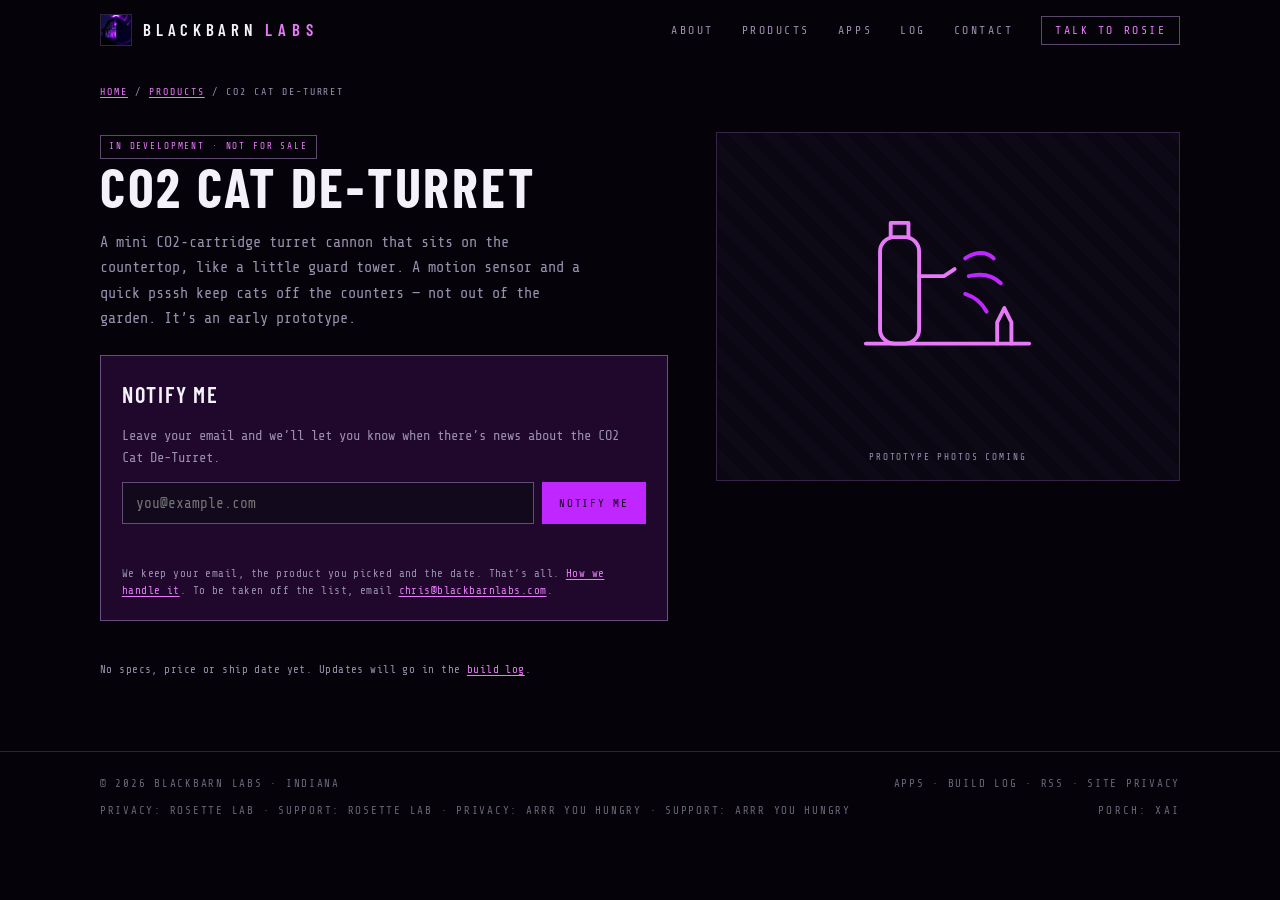
<file: products/cat-deterrent/index.html>
<!DOCTYPE html>
<html lang="en">
<head>
  <meta charset="utf-8">
  <meta name="viewport" content="width=device-width, initial-scale=1, viewport-fit=cover">
  <title>CO2 Cat De-Turret — in development · BlackBarn Labs</title>
  <meta name="description" content="A mini CO2-cartridge turret that sits on the countertop to keep cats off the counters, in early development at BlackBarn Labs in Indiana. Leave your email to hear when there&#x27;s news.">
  <meta name="theme-color" content="#050309">
  <meta name="color-scheme" content="dark">
  <link rel="canonical" href="https://blackbarnlabs.com/products/cat-deterrent/">

  <meta property="og:type" content="website">
  <meta property="og:site_name" content="BlackBarn Labs">
  <meta property="og:title" content="CO2 Cat De-Turret — in development at BlackBarn Labs">
  <meta property="og:description" content="A mini CO2-cartridge turret that sits on the countertop to keep cats off the counters, in early development at BlackBarn Labs in Indiana. Leave your email to hear when there&#x27;s news.">
  <meta property="og:url" content="https://blackbarnlabs.com/products/cat-deterrent/">
  <meta property="og:image" content="https://blackbarnlabs.com/assets/og.jpg">
  <meta name="twitter:card" content="summary_large_image">
  <meta name="twitter:title" content="CO2 Cat De-Turret — in development at BlackBarn Labs">
  <meta name="twitter:description" content="A mini CO2-cartridge turret that sits on the countertop to keep cats off the counters, in early development at BlackBarn Labs in Indiana. Leave your email to hear when there&#x27;s news.">
  <meta name="twitter:image" content="https://blackbarnlabs.com/assets/og.jpg">

  <link rel="icon" href="/assets/favicon.ico" sizes="any">
  <link rel="icon" href="/assets/favicon.png" type="image/png">
  <link rel="apple-touch-icon" href="/assets/logo.png">
  <link rel="manifest" href="/site.webmanifest">
  <link rel="preconnect" href="https://fonts.googleapis.com">
  <link rel="preconnect" href="https://fonts.gstatic.com" crossorigin>
  <link href="https://fonts.googleapis.com/css2?family=Barlow+Condensed:wght@500;600;700&family=Share+Tech+Mono&display=swap" rel="stylesheet">
  <link rel="stylesheet" href="/css/styles.css">
</head>
<body id="top">
  <a class="skip" href="#main">Skip to content</a>

  <header class="site-header" data-header>
    <nav class="nav" aria-label="Primary">
      <a class="brand" href="/">
        <img src="/assets/logo.png" width="36" height="36" alt="">
        <span class="brand-name">BlackBarn <em>Labs</em></span>
      </a>
      <button class="menu-toggle" type="button" aria-expanded="false" aria-controls="nav-links" aria-label="Open menu" data-menu-toggle>
        <span aria-hidden="true"></span>
      </button>
      <ul class="nav-links" id="nav-links" data-nav>
        <li><a href="/#about">About</a></li>
        <li><a href="/#products">Products</a></li>
        <li><a href="/apps/">Apps</a></li>
        <li><a href="/log/">Log</a></li>
        <li><a href="/#contact">Contact</a></li>
        <li><a href="/#rosie" class="nav-cta">Talk to Rosie</a></li>
      </ul>
    </nav>
  </header>

  <main id="main">
    <div class="wrap page">
        <p class="crumbs"><a href="/">Home</a> / <a href="/#products">Products</a> / CO2 Cat De-Turret</p>
      <div class="prod">
        <div>
          <span class="pill">In development &middot; not for sale</span>
          <h1 class="page-title">CO2 Cat De-Turret</h1>
          <p class="lede">A mini CO2&#8209;cartridge turret cannon that sits on the countertop, like a little guard tower. A motion sensor and a quick psssh keep cats off the counters &mdash; not out of the garden. It&rsquo;s an early prototype.</p>
        <form class="notify" id="notify" method="post" action="/api/notify" data-notify>
          <h2>Notify me</h2>
          <p>Leave your email and we&rsquo;ll let you know when there&rsquo;s news about the CO2 Cat De-Turret.</p>
          <input type="hidden" name="product" value="cat-deterrent">
          <div class="hp" aria-hidden="true">
            <label for="nf-website">Leave this field empty</label>
            <input id="nf-website" type="text" name="website" tabindex="-1" autocomplete="off">
          </div>
          <div class="row">
            <label class="visually-hidden" for="nf-email">Email address</label>
            <input id="nf-email" type="email" name="email" required maxlength="254" autocomplete="email" inputmode="email" placeholder="you@example.com">
            <button class="btn" type="submit">Notify me</button>
          </div>
          <p class="notify-status" role="status" aria-live="polite" data-notify-status></p>
          <p class="fine">We keep your email, the product you picked and the date. That&rsquo;s all. <a href="/privacy/#notify">How we handle it</a>. To be taken off the list, email <a href="mailto:chris@blackbarnlabs.com?subject=Unsubscribe">chris@blackbarnlabs.com</a>.</p>
        </form>
        </div>
        <figure class="prod-art">
          <img src="/assets/products/cat-deterrent.svg" width="120" height="120" alt="">
          <figcaption>Prototype photos coming</figcaption>
        </figure>
      </div>
      <section aria-labelledby="status">
        <p class="fine">No specs, price or ship date yet. Updates will go in the <a href="/log/">build log</a>.</p>
      </section>
    </div>
  </main>

  <footer class="site-footer">
    <div class="wrap footer-inner">
      <p>© <span data-year>2026</span> BlackBarn Labs &middot; Indiana</p>
      <p><a href="/apps/">Apps</a> &middot; <a href="/log/">Build log</a> &middot; <a href="/log/feed.xml">RSS</a> &middot; <a href="/privacy/">Site privacy</a></p>
      <p><a href="/privacy/rosette-lab/">Privacy: Rosette Lab</a> &middot; <a href="/support/rosette-lab/">Support: Rosette Lab</a> &middot; <a href="/privacy/arryouhungry/">Privacy: Arrr You Hungry</a> &middot; <a href="/support/arryouhungry/">Support: Arrr You Hungry</a></p>
      <p class="footer-note">Porch: xAI</p>
    </div>
  </footer>

  <script src="/js/main.js"></script>
  <script src="/js/notify.js"></script>
</body>
</html>
</file>
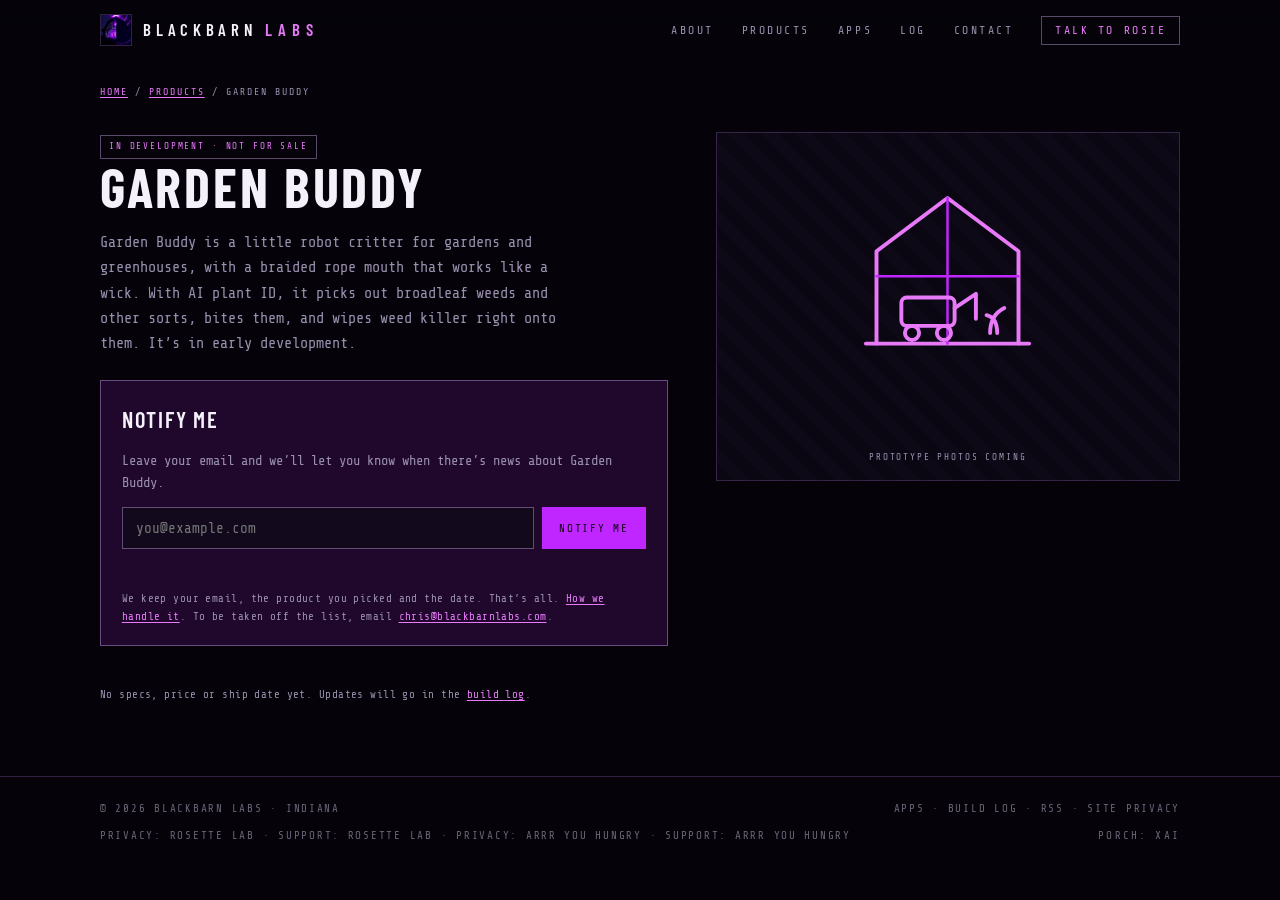
<file: products/greenhouse-buddy/index.html>
<!DOCTYPE html>
<html lang="en">
<head>
  <meta charset="utf-8">
  <meta name="viewport" content="width=device-width, initial-scale=1, viewport-fit=cover">
  <title>Garden Buddy — AI weeding helper in development · BlackBarn Labs</title>
  <meta name="description" content="Garden Buddy is a little robot critter for gardens and greenhouses, with a braided rope mouth that works like a wick: it uses AI plant ID, bites weeds, and wipes weed killer right onto them. In early development at BlackBarn Labs in Indiana. Leave your email to hear when there&#x27;s news.">
  <meta name="theme-color" content="#050309">
  <meta name="color-scheme" content="dark">
  <link rel="canonical" href="https://blackbarnlabs.com/products/greenhouse-buddy/">

  <meta property="og:type" content="website">
  <meta property="og:site_name" content="BlackBarn Labs">
  <meta property="og:title" content="Garden Buddy — in development at BlackBarn Labs">
  <meta property="og:description" content="Garden Buddy is a little robot critter for gardens and greenhouses, with a braided rope mouth that works like a wick: it uses AI plant ID, bites weeds, and wipes weed killer right onto them. In early development at BlackBarn Labs in Indiana. Leave your email to hear when there&#x27;s news.">
  <meta property="og:url" content="https://blackbarnlabs.com/products/greenhouse-buddy/">
  <meta property="og:image" content="https://blackbarnlabs.com/assets/og.jpg">
  <meta name="twitter:card" content="summary_large_image">
  <meta name="twitter:title" content="Garden Buddy — in development at BlackBarn Labs">
  <meta name="twitter:description" content="Garden Buddy is a little robot critter for gardens and greenhouses, with a braided rope mouth that works like a wick: it uses AI plant ID, bites weeds, and wipes weed killer right onto them. In early development at BlackBarn Labs in Indiana. Leave your email to hear when there&#x27;s news.">
  <meta name="twitter:image" content="https://blackbarnlabs.com/assets/og.jpg">

  <link rel="icon" href="/assets/favicon.ico" sizes="any">
  <link rel="icon" href="/assets/favicon.png" type="image/png">
  <link rel="apple-touch-icon" href="/assets/logo.png">
  <link rel="manifest" href="/site.webmanifest">
  <link rel="preconnect" href="https://fonts.googleapis.com">
  <link rel="preconnect" href="https://fonts.gstatic.com" crossorigin>
  <link href="https://fonts.googleapis.com/css2?family=Barlow+Condensed:wght@500;600;700&family=Share+Tech+Mono&display=swap" rel="stylesheet">
  <link rel="stylesheet" href="/css/styles.css">
</head>
<body id="top">
  <a class="skip" href="#main">Skip to content</a>

  <header class="site-header" data-header>
    <nav class="nav" aria-label="Primary">
      <a class="brand" href="/">
        <img src="/assets/logo.png" width="36" height="36" alt="">
        <span class="brand-name">BlackBarn <em>Labs</em></span>
      </a>
      <button class="menu-toggle" type="button" aria-expanded="false" aria-controls="nav-links" aria-label="Open menu" data-menu-toggle>
        <span aria-hidden="true"></span>
      </button>
      <ul class="nav-links" id="nav-links" data-nav>
        <li><a href="/#about">About</a></li>
        <li><a href="/#products">Products</a></li>
        <li><a href="/apps/">Apps</a></li>
        <li><a href="/log/">Log</a></li>
        <li><a href="/#contact">Contact</a></li>
        <li><a href="/#rosie" class="nav-cta">Talk to Rosie</a></li>
      </ul>
    </nav>
  </header>

  <main id="main">
    <div class="wrap page">
        <p class="crumbs"><a href="/">Home</a> / <a href="/#products">Products</a> / Garden Buddy</p>
      <div class="prod">
        <div>
          <span class="pill">In development &middot; not for sale</span>
          <h1 class="page-title">Garden Buddy</h1>
          <p class="lede">Garden Buddy is a little robot critter for gardens and greenhouses, with a braided rope mouth that works like a wick. With AI plant ID, it picks out broadleaf weeds and other sorts, bites them, and wipes weed killer right onto them. It&rsquo;s in early development.</p>
        <form class="notify" id="notify" method="post" action="/api/notify" data-notify>
          <h2>Notify me</h2>
          <p>Leave your email and we&rsquo;ll let you know when there&rsquo;s news about Garden Buddy.</p>
          <input type="hidden" name="product" value="greenhouse-buddy">
          <div class="hp" aria-hidden="true">
            <label for="nf-website">Leave this field empty</label>
            <input id="nf-website" type="text" name="website" tabindex="-1" autocomplete="off">
          </div>
          <div class="row">
            <label class="visually-hidden" for="nf-email">Email address</label>
            <input id="nf-email" type="email" name="email" required maxlength="254" autocomplete="email" inputmode="email" placeholder="you@example.com">
            <button class="btn" type="submit">Notify me</button>
          </div>
          <p class="notify-status" role="status" aria-live="polite" data-notify-status></p>
          <p class="fine">We keep your email, the product you picked and the date. That&rsquo;s all. <a href="/privacy/#notify">How we handle it</a>. To be taken off the list, email <a href="mailto:chris@blackbarnlabs.com?subject=Unsubscribe">chris@blackbarnlabs.com</a>.</p>
        </form>
        </div>
        <figure class="prod-art">
          <img src="/assets/products/greenhouse-buddy.svg" width="120" height="120" alt="">
          <figcaption>Prototype photos coming</figcaption>
        </figure>
      </div>
      <section aria-labelledby="status">
        <p class="fine">No specs, price or ship date yet. Updates will go in the <a href="/log/">build log</a>.</p>
      </section>
    </div>
  </main>

  <footer class="site-footer">
    <div class="wrap footer-inner">
      <p>© <span data-year>2026</span> BlackBarn Labs &middot; Indiana</p>
      <p><a href="/apps/">Apps</a> &middot; <a href="/log/">Build log</a> &middot; <a href="/log/feed.xml">RSS</a> &middot; <a href="/privacy/">Site privacy</a></p>
      <p><a href="/privacy/rosette-lab/">Privacy: Rosette Lab</a> &middot; <a href="/support/rosette-lab/">Support: Rosette Lab</a> &middot; <a href="/privacy/arryouhungry/">Privacy: Arrr You Hungry</a> &middot; <a href="/support/arryouhungry/">Support: Arrr You Hungry</a></p>
      <p class="footer-note">Porch: xAI</p>
    </div>
  </footer>

  <script src="/js/main.js"></script>
  <script src="/js/notify.js"></script>
</body>
</html>
</file>
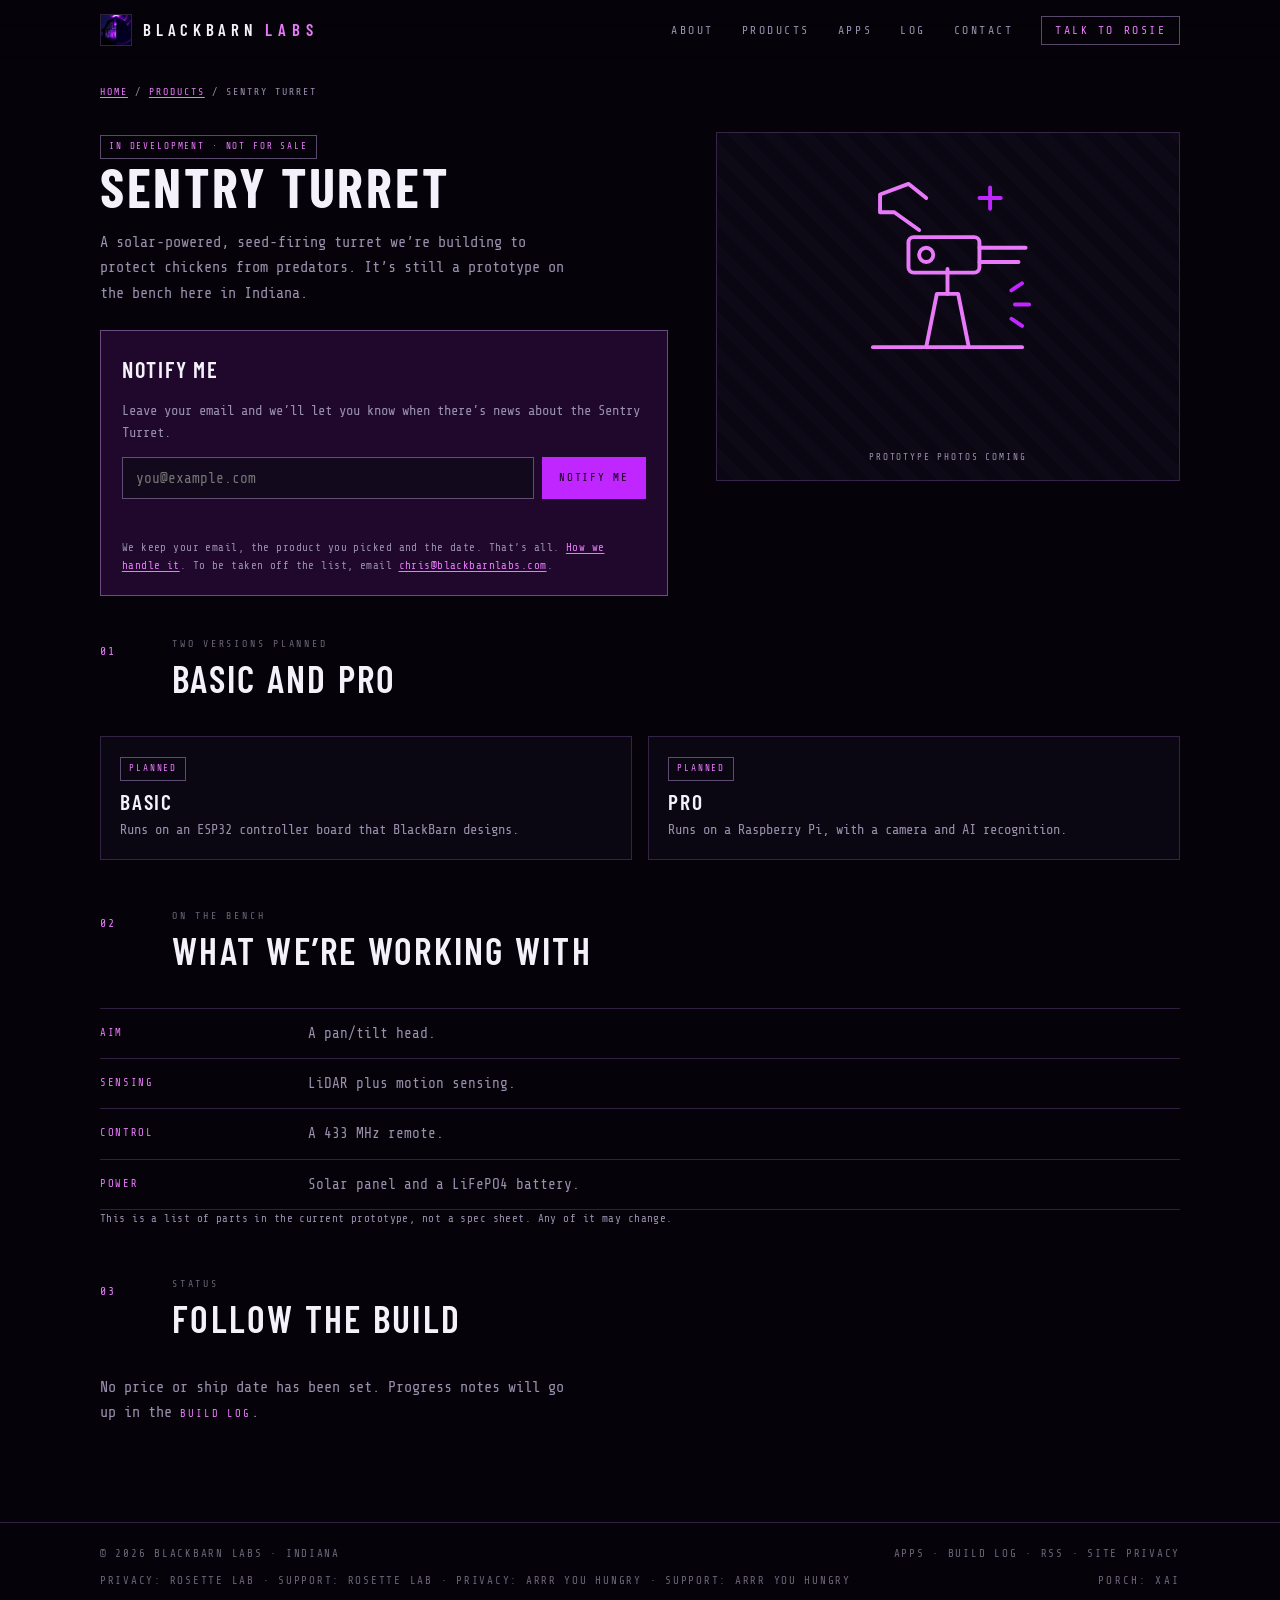
<file: products/sentry-turret/index.html>
<!DOCTYPE html>
<html lang="en">
<head>
  <meta charset="utf-8">
  <meta name="viewport" content="width=device-width, initial-scale=1, viewport-fit=cover">
  <title>Sentry Turret — solar chicken-run turret in development · BlackBarn Labs</title>
  <meta name="description" content="The Sentry Turret is a solar-powered, seed-firing turret BlackBarn Labs is building in Indiana to protect chickens from predators. In development; Basic (ESP32) and Pro (Raspberry Pi) planned.">
  <meta name="theme-color" content="#050309">
  <meta name="color-scheme" content="dark">
  <link rel="canonical" href="https://blackbarnlabs.com/products/sentry-turret/">

  <meta property="og:type" content="website">
  <meta property="og:site_name" content="BlackBarn Labs">
  <meta property="og:title" content="Sentry Turret — in development at BlackBarn Labs">
  <meta property="og:description" content="The Sentry Turret is a solar-powered, seed-firing turret BlackBarn Labs is building in Indiana to protect chickens from predators. In development; Basic (ESP32) and Pro (Raspberry Pi) planned.">
  <meta property="og:url" content="https://blackbarnlabs.com/products/sentry-turret/">
  <meta property="og:image" content="https://blackbarnlabs.com/assets/og.jpg">
  <meta name="twitter:card" content="summary_large_image">
  <meta name="twitter:title" content="Sentry Turret — in development at BlackBarn Labs">
  <meta name="twitter:description" content="The Sentry Turret is a solar-powered, seed-firing turret BlackBarn Labs is building in Indiana to protect chickens from predators. In development; Basic (ESP32) and Pro (Raspberry Pi) planned.">
  <meta name="twitter:image" content="https://blackbarnlabs.com/assets/og.jpg">

  <link rel="icon" href="/assets/favicon.ico" sizes="any">
  <link rel="icon" href="/assets/favicon.png" type="image/png">
  <link rel="apple-touch-icon" href="/assets/logo.png">
  <link rel="manifest" href="/site.webmanifest">
  <link rel="preconnect" href="https://fonts.googleapis.com">
  <link rel="preconnect" href="https://fonts.gstatic.com" crossorigin>
  <link href="https://fonts.googleapis.com/css2?family=Barlow+Condensed:wght@500;600;700&family=Share+Tech+Mono&display=swap" rel="stylesheet">
  <link rel="stylesheet" href="/css/styles.css">
</head>
<body id="top">
  <a class="skip" href="#main">Skip to content</a>

  <header class="site-header" data-header>
    <nav class="nav" aria-label="Primary">
      <a class="brand" href="/">
        <img src="/assets/logo.png" width="36" height="36" alt="">
        <span class="brand-name">BlackBarn <em>Labs</em></span>
      </a>
      <button class="menu-toggle" type="button" aria-expanded="false" aria-controls="nav-links" aria-label="Open menu" data-menu-toggle>
        <span aria-hidden="true"></span>
      </button>
      <ul class="nav-links" id="nav-links" data-nav>
        <li><a href="/#about">About</a></li>
        <li><a href="/#products">Products</a></li>
        <li><a href="/apps/">Apps</a></li>
        <li><a href="/log/">Log</a></li>
        <li><a href="/#contact">Contact</a></li>
        <li><a href="/#rosie" class="nav-cta">Talk to Rosie</a></li>
      </ul>
    </nav>
  </header>

  <main id="main">
    <div class="wrap page">
        <p class="crumbs"><a href="/">Home</a> / <a href="/#products">Products</a> / Sentry Turret</p>
      <div class="prod">
        <div>
          <span class="pill">In development &middot; not for sale</span>
          <h1 class="page-title">Sentry Turret</h1>
          <p class="lede">A solar&#8209;powered, seed&#8209;firing turret we&rsquo;re building to protect chickens from predators. It&rsquo;s still a prototype on the bench here in Indiana.</p>
        <form class="notify" id="notify" method="post" action="/api/notify" data-notify>
          <h2>Notify me</h2>
          <p>Leave your email and we&rsquo;ll let you know when there&rsquo;s news about the Sentry Turret.</p>
          <input type="hidden" name="product" value="sentry-turret">
          <div class="hp" aria-hidden="true">
            <label for="nf-website">Leave this field empty</label>
            <input id="nf-website" type="text" name="website" tabindex="-1" autocomplete="off">
          </div>
          <div class="row">
            <label class="visually-hidden" for="nf-email">Email address</label>
            <input id="nf-email" type="email" name="email" required maxlength="254" autocomplete="email" inputmode="email" placeholder="you@example.com">
            <button class="btn" type="submit">Notify me</button>
          </div>
          <p class="notify-status" role="status" aria-live="polite" data-notify-status></p>
          <p class="fine">We keep your email, the product you picked and the date. That&rsquo;s all. <a href="/privacy/#notify">How we handle it</a>. To be taken off the list, email <a href="mailto:chris@blackbarnlabs.com?subject=Unsubscribe">chris@blackbarnlabs.com</a>.</p>
        </form>
        </div>
        <figure class="prod-art">
          <img src="/assets/products/sentry-turret.svg" width="120" height="120" alt="">
          <figcaption>Prototype photos coming</figcaption>
        </figure>
      </div>

      <section aria-labelledby="tiers">
        <header class="sec-head">
          <span class="idx">01</span>
          <div>
            <p class="idx-label">Two versions planned</p>
            <h2 id="tiers">Basic and Pro</h2>
          </div>
        </header>
        <div class="tiers">
          <div class="tier">
            <span class="pill">Planned</span>
            <h3>Basic</h3>
            <p>Runs on an ESP32 controller board that BlackBarn designs.</p>
          </div>
          <div class="tier">
            <span class="pill">Planned</span>
            <h3>Pro</h3>
            <p>Runs on a Raspberry Pi, with a camera and AI recognition.</p>
          </div>
        </div>
      </section>

      <section aria-labelledby="parts">
        <header class="sec-head">
          <span class="idx">02</span>
          <div>
            <p class="idx-label">On the bench</p>
            <h2 id="parts">What we&rsquo;re working with</h2>
          </div>
        </header>
        <dl class="parts">
          <div><dt>Aim</dt><dd>A pan/tilt head.</dd></div>
          <div><dt>Sensing</dt><dd>LiDAR plus motion sensing.</dd></div>
          <div><dt>Control</dt><dd>A 433&nbsp;MHz remote.</dd></div>
          <div><dt>Power</dt><dd>Solar panel and a LiFePO4 battery.</dd></div>
        </dl>
        <p class="fine">This is a list of parts in the current prototype, not a spec sheet. Any of it may change.</p>
      </section>

      <section aria-labelledby="status">
        <header class="sec-head">
          <span class="idx">03</span>
          <div>
            <p class="idx-label">Status</p>
            <h2 id="status">Follow the build</h2>
          </div>
        </header>
        <p class="lede">No price or ship date has been set. Progress notes will go up in the <a class="go" href="/log/">build log</a>.</p>
      </section>
    </div>
  </main>

  <footer class="site-footer">
    <div class="wrap footer-inner">
      <p>© <span data-year>2026</span> BlackBarn Labs &middot; Indiana</p>
      <p><a href="/apps/">Apps</a> &middot; <a href="/log/">Build log</a> &middot; <a href="/log/feed.xml">RSS</a> &middot; <a href="/privacy/">Site privacy</a></p>
      <p><a href="/privacy/rosette-lab/">Privacy: Rosette Lab</a> &middot; <a href="/support/rosette-lab/">Support: Rosette Lab</a> &middot; <a href="/privacy/arryouhungry/">Privacy: Arrr You Hungry</a> &middot; <a href="/support/arryouhungry/">Support: Arrr You Hungry</a></p>
      <p class="footer-note">Porch: xAI</p>
    </div>
  </footer>

  <script src="/js/main.js"></script>
  <script src="/js/notify.js"></script>
</body>
</html>
</file>
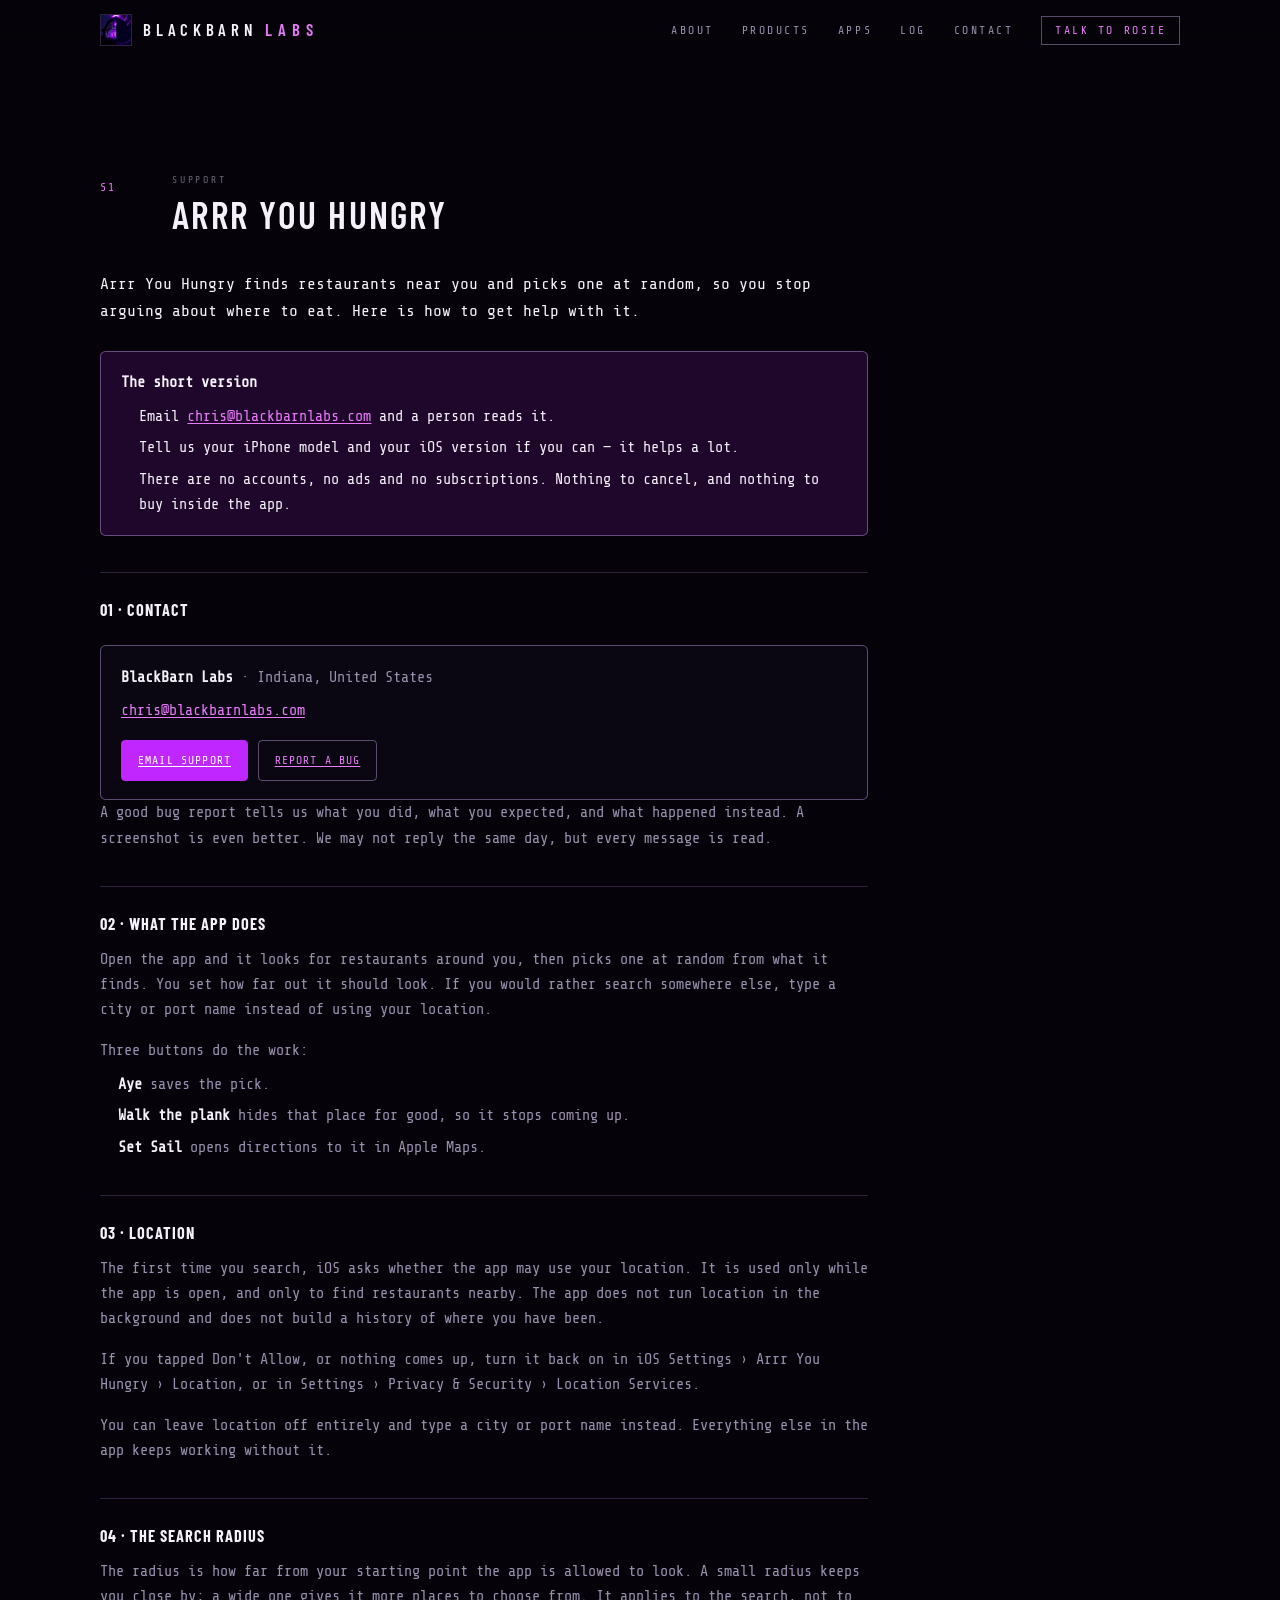
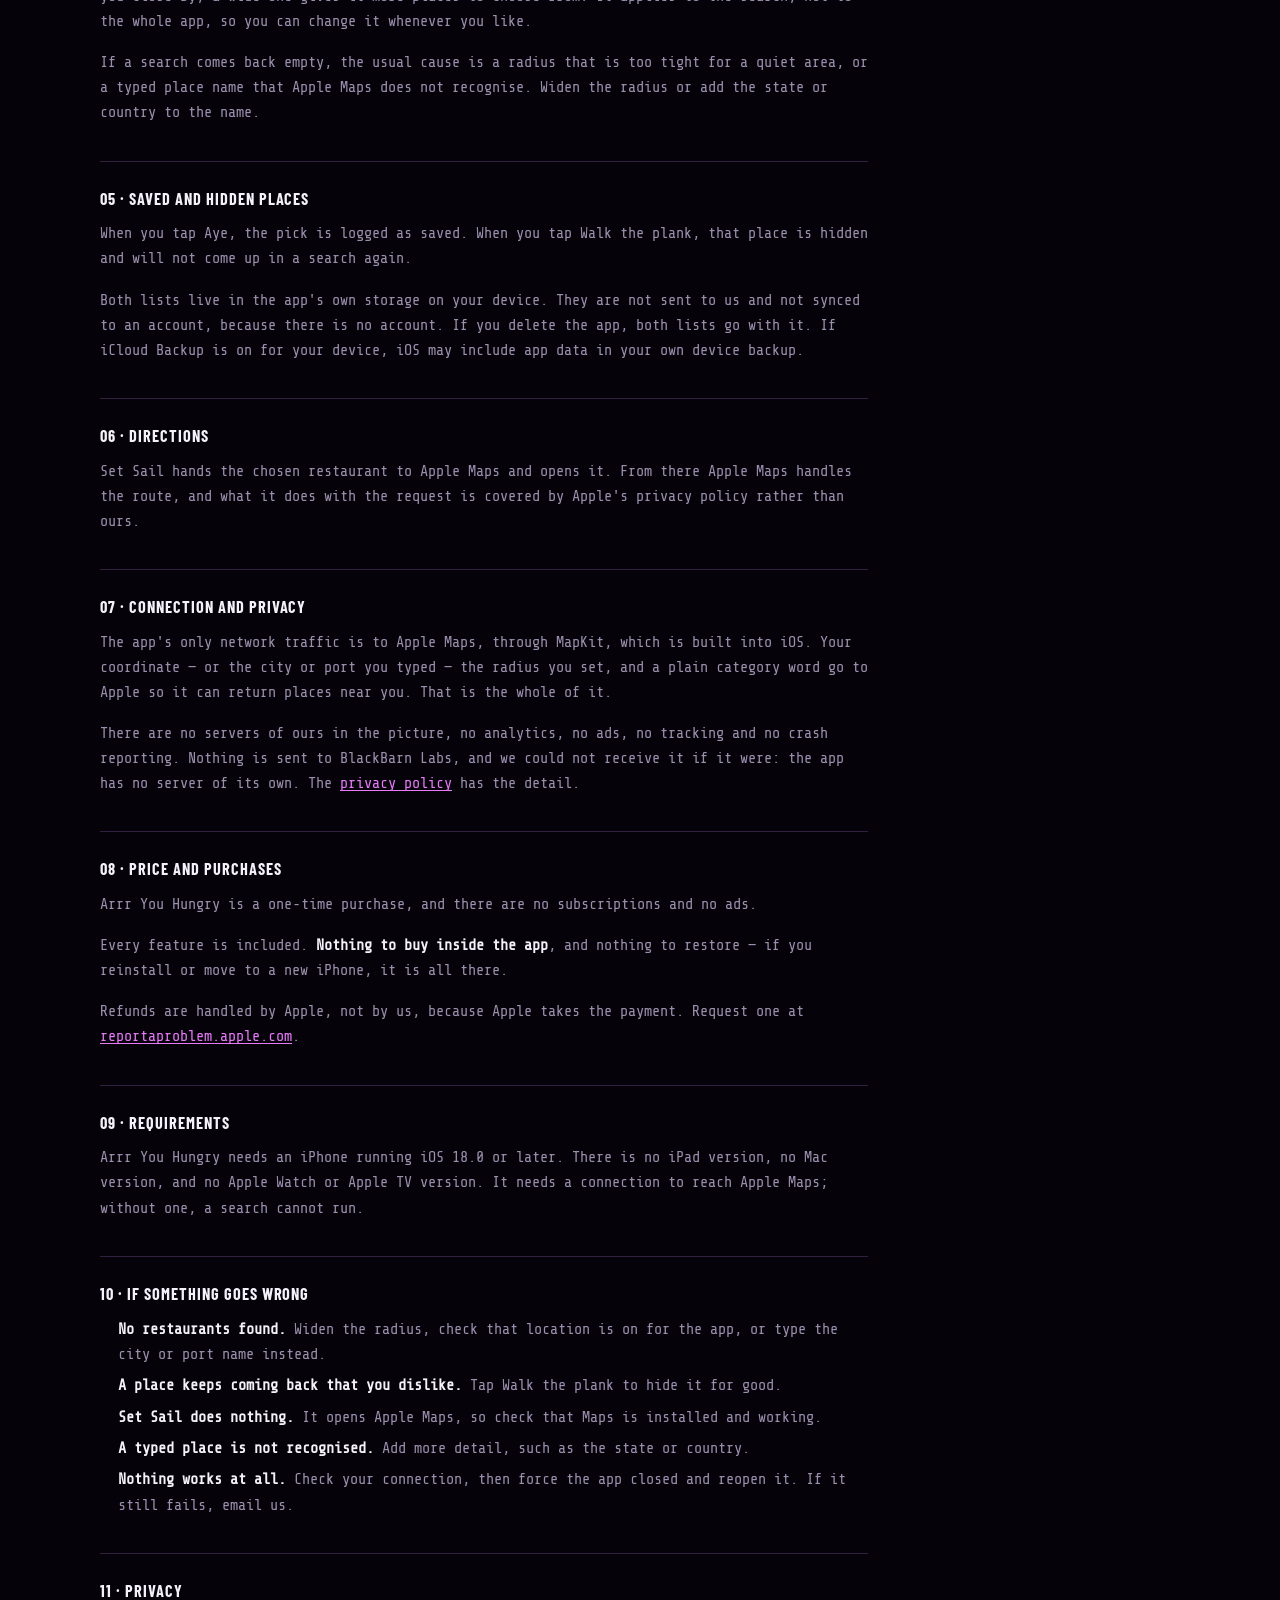
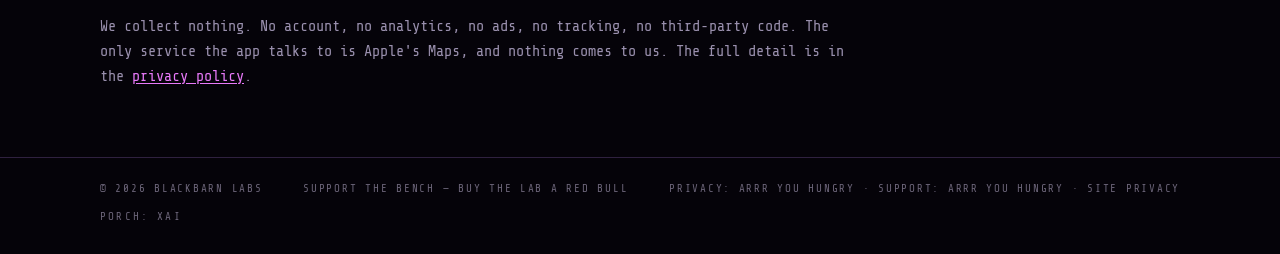
<file: support/arryouhungry/index.html>
<!DOCTYPE html>
<html lang="en">
<head>
  <meta charset="utf-8">
  <meta name="viewport" content="width=device-width, initial-scale=1, viewport-fit=cover">
  <title>Arrr You Hungry Support — BlackBarn Labs</title>
  <meta name="description" content="Help with Arrr You Hungry: finding restaurants, location permission, saving and hiding places, and refunds.">
  <meta name="theme-color" content="#050309">
  <meta name="color-scheme" content="dark">
  <link rel="canonical" href="https://blackbarnlabs.com/support/arryouhungry/">
  <link rel="icon" href="/assets/favicon.ico" sizes="any">
  <link rel="icon" href="/assets/favicon.png" type="image/png">
  <link rel="apple-touch-icon" href="/assets/logo.png">
  <link rel="preconnect" href="https://fonts.googleapis.com">
  <link rel="preconnect" href="https://fonts.gstatic.com" crossorigin>
  <link href="https://fonts.googleapis.com/css2?family=Barlow+Condensed:wght@500;600;700&family=Share+Tech+Mono&display=swap" rel="stylesheet">
  <link rel="stylesheet" href="/css/styles.css">
  <style>
    .doc { padding-top: 7rem; }
    .doc .prose { max-width: 48rem; }
    .doc .prose h3 { margin: 2.2rem 0 .55rem; color: var(--text); font-family: var(--font);
                      text-transform: uppercase; letter-spacing: .06em; font-size: 1.02rem;
                      border-top: 1px solid var(--line); padding-top: 1.5rem; }
    .doc .prose h4 { margin: 1.35rem 0 .35rem; color: var(--violet-2); font-size: .78rem;
                      letter-spacing: .12em; text-transform: uppercase; }
    .doc .prose ul { color: var(--muted); padding-left: 1.15rem; margin-top: .55rem; }
    .doc .prose li + li { margin-top: .4rem; }
    .doc .prose a { color: var(--violet-2); text-decoration: underline; text-underline-offset: .15em; }
    .doc .prose strong { color: var(--text); }
    .doc .prose code { font-family: var(--mono); font-size: .86em; color: var(--violet-2);
                        background: rgba(192,38,255,.1); padding: .1em .35em; border-radius: .2em; }
    .doc .meta-line { font-size: .72rem; letter-spacing: .16em; text-transform: uppercase;
                       color: var(--dim); margin-bottom: 1.5rem; }
    .doc .lede { color: var(--text); font-size: 1.02rem; }
    .short { border: 1px solid var(--line-strong); background: var(--violet-dim);
              border-radius: .35rem; padding: 1.15rem 1.25rem; margin: 1.6rem 0 2.2rem; }
    .short > p { color: var(--text); margin-bottom: .2rem; }
    .short ul { margin-top: .7rem; }
    .short li { color: var(--text); }
    .contact-box { border: 1px solid var(--line-strong); background: var(--bg-2);
                    border-radius: .35rem; padding: 1.15rem 1.25rem; margin-top: 1.35rem; }
    .contact-box p + p { margin-top: .5rem; }
    .contact-box a { font-family: var(--mono); font-size: .95rem; }
    .btn-row { display: flex; flex-wrap: wrap; gap: .6rem; margin-top: 1.1rem; }
    .btn-row a { font-family: var(--mono); font-size: .72rem; letter-spacing: .1em;
                  text-transform: uppercase; padding: .62rem 1rem; border-radius: .25rem;
                  border: 1px solid var(--line-strong); color: var(--text);
                  text-decoration: none; }
    .btn-row a.solid { background: var(--violet); border-color: var(--violet); color: #fff; }
    .btn-row a:hover { border-color: var(--violet-2); }
    .doc-end { border-top: 1px solid var(--line); margin-top: 2.5rem; padding-top: 1.2rem;
                font-size: .8rem; color: var(--dim); }
  </style>
</head>
<body id="top">
  <a class="skip" href="#main">Skip to content</a>
  <header class="site-header" data-header>
    <nav class="nav" aria-label="Primary">
      <a class="brand" href="/index.html#top">
        <img src="/assets/logo.png" width="36" height="36" alt="">
        <span class="brand-name">BlackBarn <em>Labs</em></span>
      </a>
      <button class="menu-toggle" type="button" aria-expanded="false" aria-controls="nav-links" aria-label="Open menu" data-menu-toggle>
        <span aria-hidden="true"></span>
      </button>
      <ul class="nav-links" id="nav-links" data-nav>
        <li><a href="/#about">About</a></li>
        <li><a href="/#products">Products</a></li>
        <li><a href="/apps/">Apps</a></li>
        <li><a href="/log/">Log</a></li>
        <li><a href="/#contact">Contact</a></li>
        <li><a href="/#rosie" class="nav-cta">Talk to Rosie</a></li>
      </ul>
    </nav>
  </header>
  <main id="main">
    <section class="doc"><div class="wrap">
      <header class="sec-head"><span class="idx">S1</span><div><p class="idx-label">Support</p><h2>Arrr You Hungry</h2></div></header>
      <div class="prose">
      <p class="lede">Arrr You Hungry finds restaurants near you and picks one at random, so you stop arguing about where to eat. Here is how to get help with it.</p>

      <div class="short">
        <p><strong>The short version</strong></p>
        <ul>
          <li>Email <a href="mailto:chris@blackbarnlabs.com?subject=Arrr%20You%20Hungry%20support">chris@blackbarnlabs.com</a> and a person reads it.</li>
          <li>Tell us your iPhone model and your iOS version if you can &mdash; it helps a lot.</li>
          <li>There are no accounts, no ads and no subscriptions. Nothing to cancel, and nothing to buy inside the app.</li>
        </ul>
      </div>

      <h3 id="contact">01 &middot; Contact</h3>
      <div class="contact-box">
        <p><strong>BlackBarn Labs</strong> &middot; Indiana, United States</p>
        <p><a href="mailto:chris@blackbarnlabs.com?subject=Arrr%20You%20Hungry%20support">chris@blackbarnlabs.com</a></p>
        <div class="btn-row">
          <a class="solid" href="mailto:chris@blackbarnlabs.com?subject=Arrr%20You%20Hungry%20support">Email support</a>
          <a href="mailto:chris@blackbarnlabs.com?subject=Arrr%20You%20Hungry%20bug%20report">Report a bug</a>
        </div>
      </div>
      <p>A good bug report tells us what you did, what you expected, and what happened instead. A screenshot is even better. We may not reply the same day, but every message is read.</p>

      <h3 id="basics">02 &middot; What the app does</h3>
      <p>Open the app and it looks for restaurants around you, then picks one at random from what it finds. You set how far out it should look. If you would rather search somewhere else, type a city or port name instead of using your location.</p>
      <p>Three buttons do the work:</p>
      <ul>
        <li><strong>Aye</strong> saves the pick.</li>
        <li><strong>Walk the plank</strong> hides that place for good, so it stops coming up.</li>
        <li><strong>Set Sail</strong> opens directions to it in Apple Maps.</li>
      </ul>

      <h3 id="location">03 &middot; Location</h3>
      <p>The first time you search, iOS asks whether the app may use your location. It is used only while the app is open, and only to find restaurants nearby. The app does not run location in the background and does not build a history of where you have been.</p>
      <p>If you tapped Don't Allow, or nothing comes up, turn it back on in iOS Settings &rsaquo; Arrr You Hungry &rsaquo; Location, or in Settings &rsaquo; Privacy &amp; Security &rsaquo; Location Services.</p>
      <p>You can leave location off entirely and type a city or port name instead. Everything else in the app keeps working without it.</p>

      <h3 id="radius">04 &middot; The search radius</h3>
      <p>The radius is how far from your starting point the app is allowed to look. A small radius keeps you close by; a wide one gives it more places to choose from. It applies to the search, not to the whole app, so you can change it whenever you like.</p>
      <p>If a search comes back empty, the usual cause is a radius that is too tight for a quiet area, or a typed place name that Apple Maps does not recognise. Widen the radius or add the state or country to the name.</p>

      <h3 id="saving">05 &middot; Saved and hidden places</h3>
      <p>When you tap Aye, the pick is logged as saved. When you tap Walk the plank, that place is hidden and will not come up in a search again.</p>
      <p>Both lists live in the app's own storage on your device. They are not sent to us and not synced to an account, because there is no account. If you delete the app, both lists go with it. If iCloud Backup is on for your device, iOS may include app data in your own device backup.</p>

      <h3 id="directions">06 &middot; Directions</h3>
      <p>Set Sail hands the chosen restaurant to Apple Maps and opens it. From there Apple Maps handles the route, and what it does with the request is covered by Apple's privacy policy rather than ours.</p>

      <h3 id="network">07 &middot; Connection and privacy</h3>
      <p>The app's only network traffic is to Apple Maps, through MapKit, which is built into iOS. Your coordinate &mdash; or the city or port you typed &mdash; the radius you set, and a plain category word go to Apple so it can return places near you. That is the whole of it.</p>
      <p>There are no servers of ours in the picture, no analytics, no ads, no tracking and no crash reporting. Nothing is sent to BlackBarn Labs, and we could not receive it if it were: the app has no server of its own. The <a href="/privacy/arryouhungry/">privacy policy</a> has the detail.</p>

      <h3 id="purchase">08 &middot; Price and purchases</h3>
      <p>Arrr You Hungry is a one&#8209;time purchase, and there are no subscriptions and no ads.</p>
      <p>Every feature is included. <strong>Nothing to buy inside the app</strong>, and nothing to restore &mdash; if you reinstall or move to a new iPhone, it is all there.</p>
      <p>Refunds are handled by Apple, not by us, because Apple takes the payment. Request one at <a href="https://reportaproblem.apple.com">reportaproblem.apple.com</a>.</p>

      <h3 id="requirements">09 &middot; Requirements</h3>
      <p>Arrr You Hungry needs an iPhone running iOS 18.0 or later. There is no iPad version, no Mac version, and no Apple Watch or Apple TV version. It needs a connection to reach Apple Maps; without one, a search cannot run.</p>

      <h3 id="trouble">10 &middot; If something goes wrong</h3>
      <ul>
        <li><strong>No restaurants found.</strong> Widen the radius, check that location is on for the app, or type the city or port name instead.</li>
        <li><strong>A place keeps coming back that you dislike.</strong> Tap Walk the plank to hide it for good.</li>
        <li><strong>Set Sail does nothing.</strong> It opens Apple Maps, so check that Maps is installed and working.</li>
        <li><strong>A typed place is not recognised.</strong> Add more detail, such as the state or country.</li>
        <li><strong>Nothing works at all.</strong> Check your connection, then force the app closed and reopen it. If it still fails, email us.</li>
      </ul>

      <h3 id="privacy">11 &middot; Privacy</h3>
      <p>We collect nothing. No account, no analytics, no ads, no tracking, no third&#8209;party code. The only service the app talks to is Apple's Maps, and nothing comes to us. The full detail is in the <a href="/privacy/arryouhungry/">privacy policy</a>.</p>
      </div>
    </div></section>
</main>
  <footer class="site-footer">
    <div class="wrap footer-inner">
      <p>© <span data-year>2026</span> BlackBarn Labs</p>
      <p><a href="mailto:chris@blackbarnlabs.com?subject=Red%20Bull%20for%20the%20bench">Support the bench — buy the lab a Red Bull</a></p>
      <p><a href="/privacy/arryouhungry/">Privacy: Arrr You Hungry</a> &middot; <a href="/support/arryouhungry/">Support: Arrr You Hungry</a> &middot; <a href="/privacy/">Site privacy</a></p>
      <p class="footer-note">Porch: xAI</p>
    </div>
  </footer>
  <script src="/js/main.js"></script>
</body>
</html>
</file>
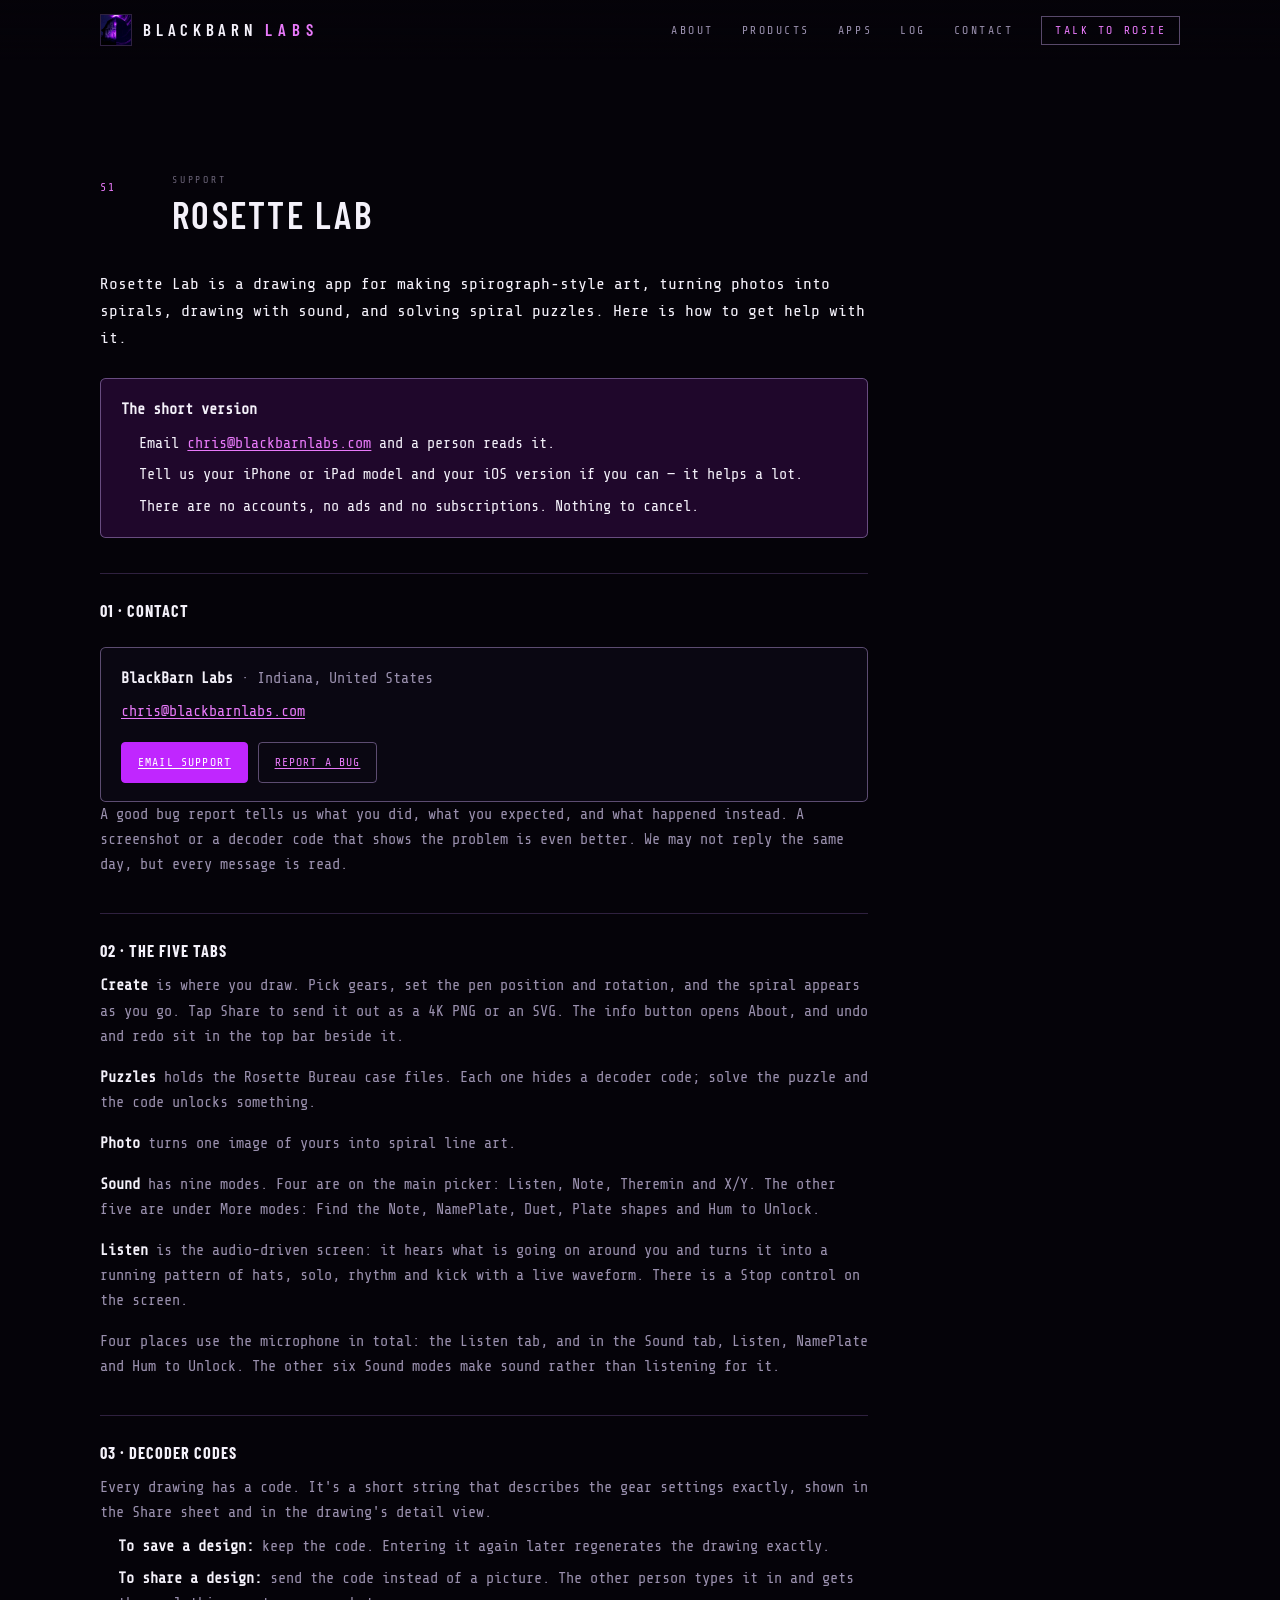
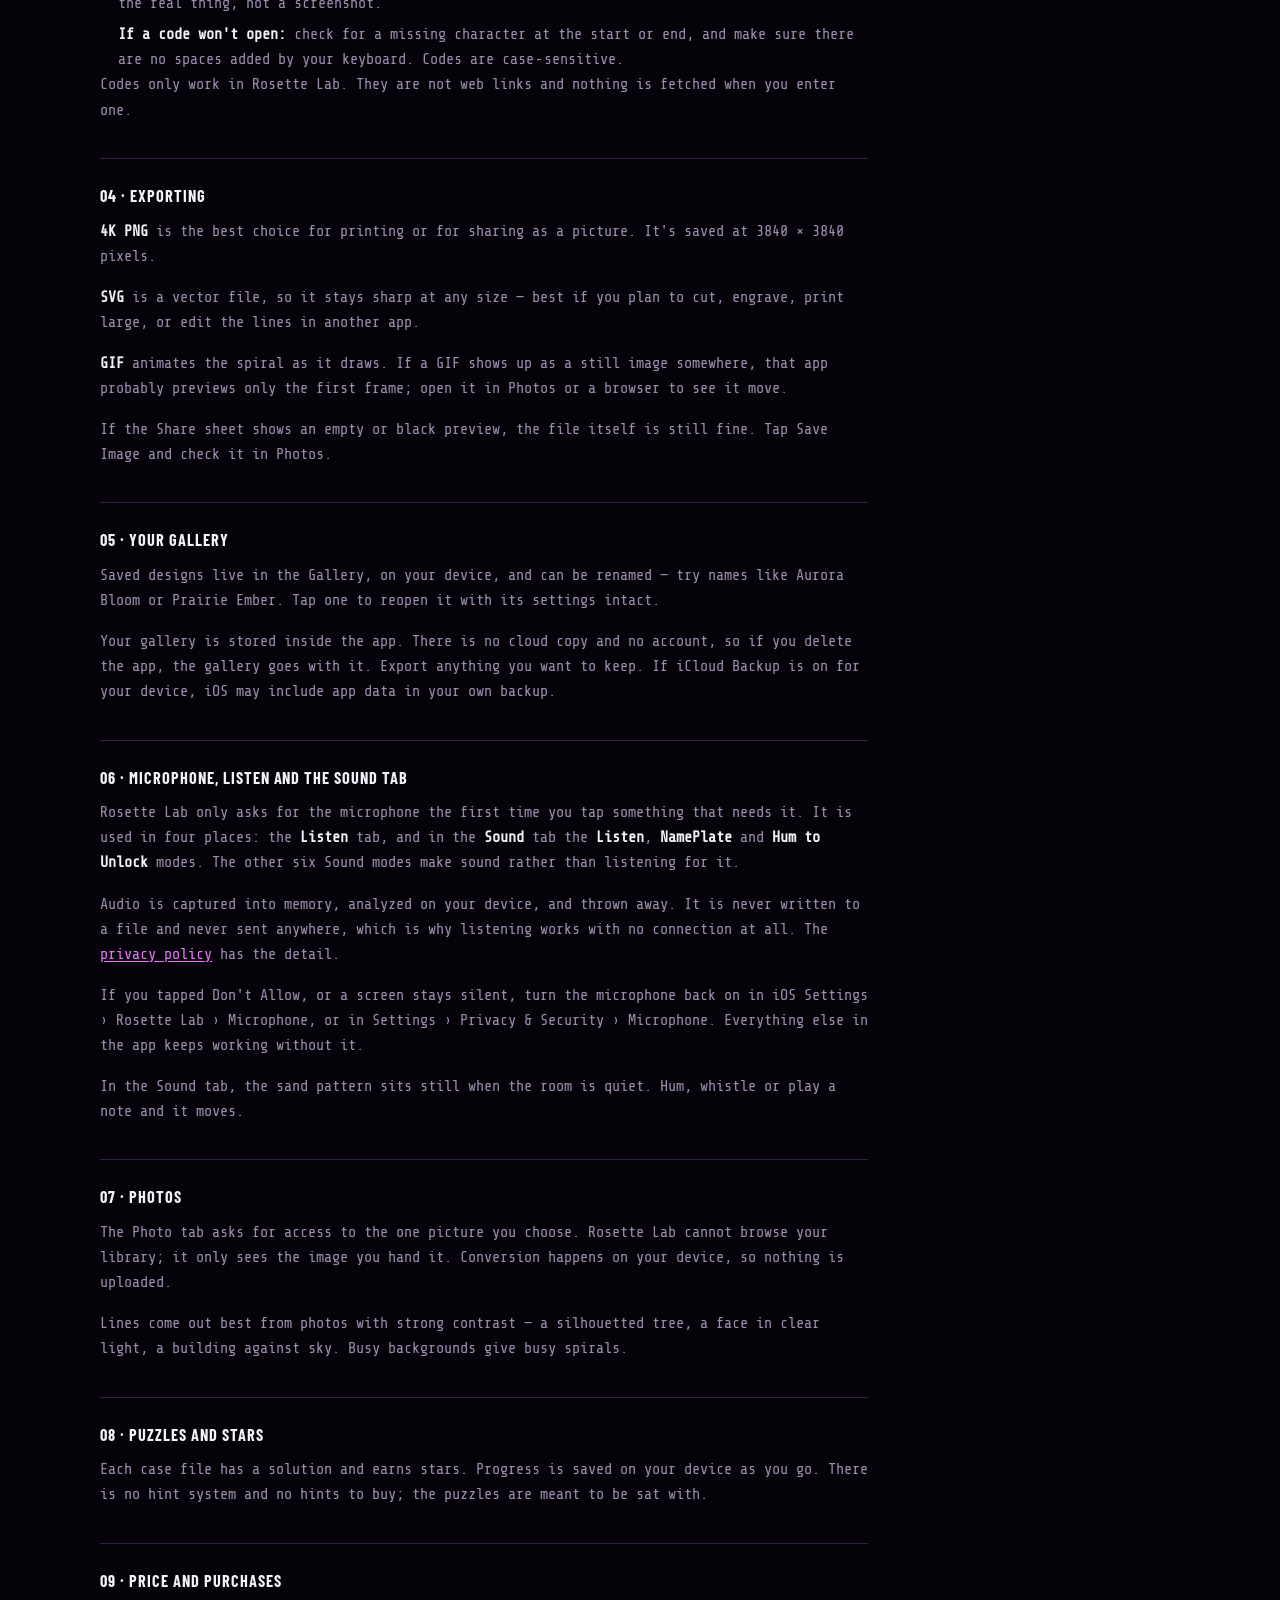
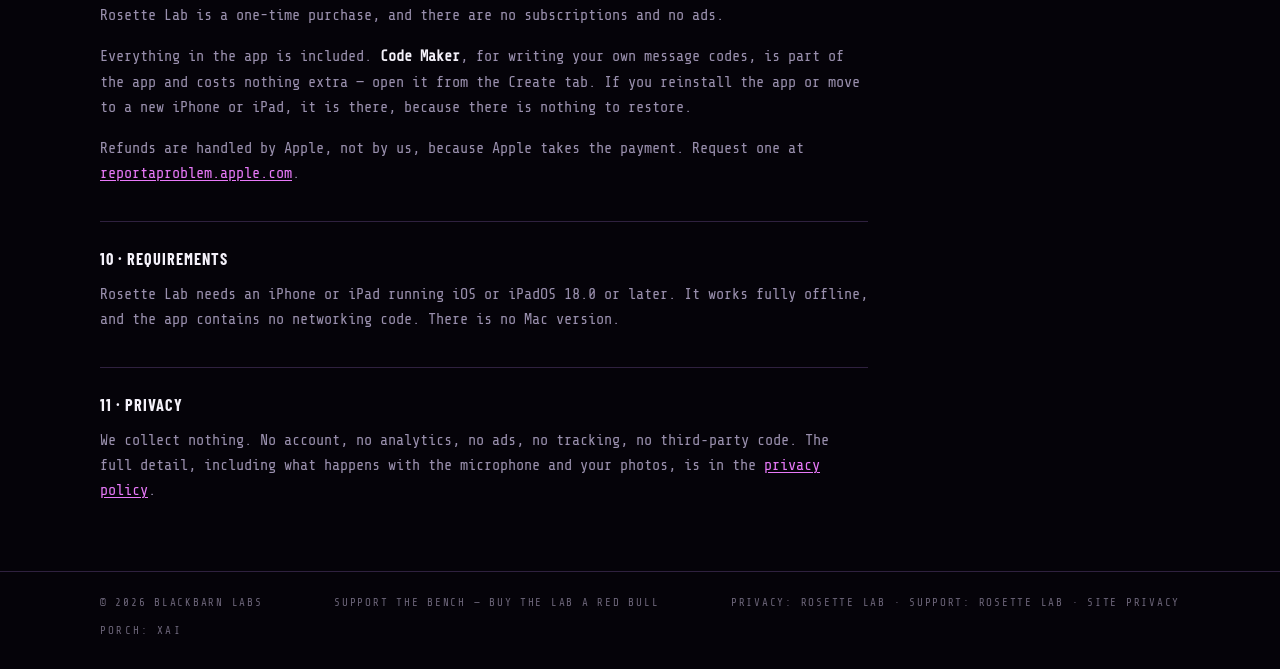
<file: support/rosette-lab/index.html>
<!DOCTYPE html>
<html lang="en">
<head>
  <meta charset="utf-8">
  <meta name="viewport" content="width=device-width, initial-scale=1, viewport-fit=cover">
  <title>Rosette Lab Support — BlackBarn Labs</title>
  <meta name="description" content="Help with Rosette Lab: decoder codes, exports, the gallery, microphone access and refunds.">
  <meta name="theme-color" content="#050309">
  <meta name="color-scheme" content="dark">
  <link rel="canonical" href="https://blackbarnlabs.com/support/rosette-lab/">
  <link rel="icon" href="/assets/favicon.ico" sizes="any">
  <link rel="icon" href="/assets/favicon.png" type="image/png">
  <link rel="apple-touch-icon" href="/assets/logo.png">
  <link rel="preconnect" href="https://fonts.googleapis.com">
  <link rel="preconnect" href="https://fonts.gstatic.com" crossorigin>
  <link href="https://fonts.googleapis.com/css2?family=Barlow+Condensed:wght@500;600;700&family=Share+Tech+Mono&display=swap" rel="stylesheet">
  <link rel="stylesheet" href="/css/styles.css">
  <style>
    .doc { padding-top: 7rem; }
    .doc .prose { max-width: 48rem; }
    .doc .prose h3 { margin: 2.2rem 0 .55rem; color: var(--text); font-family: var(--font);
                      text-transform: uppercase; letter-spacing: .06em; font-size: 1.02rem;
                      border-top: 1px solid var(--line); padding-top: 1.5rem; }
    .doc .prose h4 { margin: 1.35rem 0 .35rem; color: var(--violet-2); font-size: .78rem;
                      letter-spacing: .12em; text-transform: uppercase; }
    .doc .prose ul { color: var(--muted); padding-left: 1.15rem; margin-top: .55rem; }
    .doc .prose li + li { margin-top: .4rem; }
    .doc .prose a { color: var(--violet-2); text-decoration: underline; text-underline-offset: .15em; }
    .doc .prose strong { color: var(--text); }
    .doc .prose code { font-family: var(--mono); font-size: .86em; color: var(--violet-2);
                        background: rgba(192,38,255,.1); padding: .1em .35em; border-radius: .2em; }
    .doc .meta-line { font-size: .72rem; letter-spacing: .16em; text-transform: uppercase;
                       color: var(--dim); margin-bottom: 1.5rem; }
    .doc .lede { color: var(--text); font-size: 1.02rem; }
    .short { border: 1px solid var(--line-strong); background: var(--violet-dim);
              border-radius: .35rem; padding: 1.15rem 1.25rem; margin: 1.6rem 0 2.2rem; }
    .short > p { color: var(--text); margin-bottom: .2rem; }
    .short ul { margin-top: .7rem; }
    .short li { color: var(--text); }
    .contact-box { border: 1px solid var(--line-strong); background: var(--bg-2);
                    border-radius: .35rem; padding: 1.15rem 1.25rem; margin-top: 1.35rem; }
    .contact-box p + p { margin-top: .5rem; }
    .contact-box a { font-family: var(--mono); font-size: .95rem; }
    .btn-row { display: flex; flex-wrap: wrap; gap: .6rem; margin-top: 1.1rem; }
    .btn-row a { font-family: var(--mono); font-size: .72rem; letter-spacing: .1em;
                  text-transform: uppercase; padding: .62rem 1rem; border-radius: .25rem;
                  border: 1px solid var(--line-strong); color: var(--text);
                  text-decoration: none; }
    .btn-row a.solid { background: var(--violet); border-color: var(--violet); color: #fff; }
    .btn-row a:hover { border-color: var(--violet-2); }
    .doc-end { border-top: 1px solid var(--line); margin-top: 2.5rem; padding-top: 1.2rem;
                font-size: .8rem; color: var(--dim); }
  </style>
</head>
<body id="top">
  <a class="skip" href="#main">Skip to content</a>
  <header class="site-header" data-header>
    <nav class="nav" aria-label="Primary">
      <a class="brand" href="/index.html#top">
        <img src="/assets/logo.png" width="36" height="36" alt="">
        <span class="brand-name">BlackBarn <em>Labs</em></span>
      </a>
      <button class="menu-toggle" type="button" aria-expanded="false" aria-controls="nav-links" aria-label="Open menu" data-menu-toggle>
        <span aria-hidden="true"></span>
      </button>
      <ul class="nav-links" id="nav-links" data-nav>
        <li><a href="/#about">About</a></li>
        <li><a href="/#products">Products</a></li>
        <li><a href="/apps/">Apps</a></li>
        <li><a href="/log/">Log</a></li>
        <li><a href="/#contact">Contact</a></li>
        <li><a href="/#rosie" class="nav-cta">Talk to Rosie</a></li>
      </ul>
    </nav>
  </header>
  <main id="main">


    <section class="doc"><div class="wrap">
      <header class="sec-head"><span class="idx">S1</span><div><p class="idx-label">Support</p><h2>Rosette Lab</h2></div></header>
      <div class="prose">
      <p class="lede">Rosette Lab is a drawing app for making spirograph&#8209;style art, turning photos into spirals, drawing with sound, and solving spiral puzzles. Here is how to get help with it.</p>

      <div class="short">
        <p><strong>The short version</strong></p>
        <ul>
          <li>Email <a href="mailto:chris@blackbarnlabs.com?subject=Rosette%20Lab%20support">chris@blackbarnlabs.com</a> and a person reads it.</li>
          <li>Tell us your iPhone or iPad model and your iOS version if you can &mdash; it helps a lot.</li>
          <li>There are no accounts, no ads and no subscriptions. Nothing to cancel.</li>
        </ul>
      </div>

      <h3 id="contact">01 &middot; Contact</h3>
      <div class="contact-box">
        <p><strong>BlackBarn Labs</strong> &middot; Indiana, United States</p>
        <p><a href="mailto:chris@blackbarnlabs.com?subject=Rosette%20Lab%20support">chris@blackbarnlabs.com</a></p>
        <div class="btn-row">
          <a class="solid" href="mailto:chris@blackbarnlabs.com?subject=Rosette%20Lab%20support">Email support</a>
          <a href="mailto:chris@blackbarnlabs.com?subject=Rosette%20Lab%20bug%20report">Report a bug</a>
        </div>
      </div>
      <p>A good bug report tells us what you did, what you expected, and what happened instead. A screenshot or a decoder code that shows the problem is even better. We may not reply the same day, but every message is read.</p>

      <h3 id="basics">02 &middot; The five tabs</h3>
      <p><strong>Create</strong> is where you draw. Pick gears, set the pen position and rotation, and the spiral appears as you go. Tap Share to send it out as a 4K PNG or an SVG. The info button opens About, and undo and redo sit in the top bar beside it.</p>
      <p><strong>Puzzles</strong> holds the Rosette Bureau case files. Each one hides a decoder code; solve the puzzle and the code unlocks something.</p>
      <p><strong>Photo</strong> turns one image of yours into spiral line art.</p>
      <p><strong>Sound</strong> has nine modes. Four are on the main picker: Listen, Note, Theremin and X/Y. The other five are under More modes: Find the Note, NamePlate, Duet, Plate shapes and Hum to Unlock.</p>
      <p><strong>Listen</strong> is the audio-driven screen: it hears what is going on around you and turns it into a running pattern of hats, solo, rhythm and kick with a live waveform. There is a Stop control on the screen.</p>
      <p>Four places use the microphone in total: the Listen tab, and in the Sound tab, Listen, NamePlate and Hum to Unlock. The other six Sound modes make sound rather than listening for it.</p>

      <h3 id="codes">03 &middot; Decoder codes</h3>
      <p>Every drawing has a code. It's a short string that describes the gear settings exactly, shown in the Share sheet and in the drawing's detail view.</p>
      <ul>
        <li><strong>To save a design:</strong> keep the code. Entering it again later regenerates the drawing exactly.</li>
        <li><strong>To share a design:</strong> send the code instead of a picture. The other person types it in and gets the real thing, not a screenshot.</li>
        <li><strong>If a code won't open:</strong> check for a missing character at the start or end, and make sure there are no spaces added by your keyboard. Codes are case&#8209;sensitive.</li>
      </ul>
      <p>Codes only work in Rosette Lab. They are not web links and nothing is fetched when you enter one.</p>

      <h3 id="export">04 &middot; Exporting</h3>
      <p><strong>4K PNG</strong> is the best choice for printing or for sharing as a picture. It's saved at 3840&nbsp;&times;&nbsp;3840 pixels.</p>
      <p><strong>SVG</strong> is a vector file, so it stays sharp at any size &mdash; best if you plan to cut, engrave, print large, or edit the lines in another app.</p>
      <p><strong>GIF</strong> animates the spiral as it draws. If a GIF shows up as a still image somewhere, that app probably previews only the first frame; open it in Photos or a browser to see it move.</p>
      <p>If the Share sheet shows an empty or black preview, the file itself is still fine. Tap Save Image and check it in Photos.</p>

      <h3 id="gallery">05 &middot; Your gallery</h3>
      <p>Saved designs live in the Gallery, on your device, and can be renamed &mdash; try names like Aurora Bloom or Prairie Ember. Tap one to reopen it with its settings intact.</p>
      <p>Your gallery is stored inside the app. There is no cloud copy and no account, so if you delete the app, the gallery goes with it. Export anything you want to keep. If iCloud Backup is on for your device, iOS may include app data in your own backup.</p>

      <h3 id="sound">06 &middot; Microphone, Listen and the Sound tab</h3>
      <p>Rosette Lab only asks for the microphone the first time you tap something that needs it. It is used in four places: the <strong>Listen</strong> tab, and in the <strong>Sound</strong> tab the <strong>Listen</strong>, <strong>NamePlate</strong> and <strong>Hum to Unlock</strong> modes. The other six Sound modes make sound rather than listening for it.</p>
      <p>Audio is captured into memory, analyzed on your device, and thrown away. It is never written to a file and never sent anywhere, which is why listening works with no connection at all. The <a href="/privacy/rosette-lab/">privacy policy</a> has the detail.</p>
      <p>If you tapped Don't Allow, or a screen stays silent, turn the microphone back on in iOS Settings &rsaquo; Rosette Lab &rsaquo; Microphone, or in Settings &rsaquo; Privacy &amp; Security &rsaquo; Microphone. Everything else in the app keeps working without it.</p>
      <p>In the Sound tab, the sand pattern sits still when the room is quiet. Hum, whistle or play a note and it moves.</p>

      <h3 id="photos">07 &middot; Photos</h3>
      <p>The Photo tab asks for access to the one picture you choose. Rosette Lab cannot browse your library; it only sees the image you hand it. Conversion happens on your device, so nothing is uploaded.</p>
      <p>Lines come out best from photos with strong contrast &mdash; a silhouetted tree, a face in clear light, a building against sky. Busy backgrounds give busy spirals.</p>

      <h3 id="puzzles">08 &middot; Puzzles and stars</h3>
      <p>Each case file has a solution and earns stars. Progress is saved on your device as you go. There is no hint system and no hints to buy; the puzzles are meant to be sat with.</p>

      <h3 id="purchase">09 &middot; Price and purchases</h3>
      <p>Rosette Lab is a one-time purchase, and there are no subscriptions and no ads.</p>
      <p>Everything in the app is included. <strong>Code Maker</strong>, for writing your own message codes, is part of the app and costs nothing extra &mdash; open it from the Create tab. If you reinstall the app or move to a new iPhone or iPad, it is there, because there is nothing to restore.</p>
      <p>Refunds are handled by Apple, not by us, because Apple takes the payment. Request one at <a href="https://reportaproblem.apple.com">reportaproblem.apple.com</a>.</p>

      <h3 id="requirements">10 &middot; Requirements</h3>
      <p>Rosette Lab needs an iPhone or iPad running iOS or iPadOS 18.0 or later. It works fully offline, and the app contains no networking code. There is no Mac version.</p>

      <h3 id="privacy">11 &middot; Privacy</h3>
      <p>We collect nothing. No account, no analytics, no ads, no tracking, no third&#8209;party code. The full detail, including what happens with the microphone and your photos, is in the <a href="/privacy/rosette-lab/">privacy policy</a>.</p>
      </div>
    </div></section>
  </main>
  <footer class="site-footer">
    <div class="wrap footer-inner">
      <p>© <span data-year>2026</span> BlackBarn Labs</p>
      <p><a href="mailto:chris@blackbarnlabs.com?subject=Red%20Bull%20for%20the%20bench">Support the bench — buy the lab a Red Bull</a></p>
      <p><a href="/privacy/rosette-lab/">Privacy: Rosette Lab</a> &middot; <a href="/support/rosette-lab/">Support: Rosette Lab</a> &middot; <a href="/privacy/">Site privacy</a></p>
      <p class="footer-note">Porch: xAI</p>
    </div>
  </footer>
  <script src="/js/main.js"></script>
</body>
</html>
</file>
<file: css/styles.css>
/* BlackBarn Labs — military / field-systems */

:root {
  --bg: #050309;
  --bg-2: #0a0712;
  --line: rgba(196, 140, 255, 0.22);
  --line-strong: rgba(216, 180, 254, 0.4);
  --text: #f4f1fa;
  --muted: #9a90ae;
  --dim: #6b6478;
  --violet: #c026ff;
  --violet-2: #e879f9;
  --violet-dim: rgba(192, 38, 255, 0.14);
  --font: "Barlow Condensed", "Arial Narrow", sans-serif;
  --mono: "Share Tech Mono", "SFMono-Regular", Menlo, monospace;
  --nav: 3.75rem;
  --max: 1080px;
  --gutter: clamp(1.1rem, 4vw, 2.25rem);
  --ease: cubic-bezier(0.22, 1, 0.36, 1);
}

*,
*::before,
*::after { box-sizing: border-box; margin: 0; padding: 0; }

html { scroll-behavior: smooth; color-scheme: dark; }

html, body {
  background: var(--bg);
  color: var(--text);
}

body {
  font-family: var(--mono);
  font-size: 0.95rem;
  line-height: 1.65;
  min-height: 100vh;
  overflow-x: hidden;
  -webkit-font-smoothing: antialiased;
}

body.nav-open { overflow: hidden; }

img { display: block; max-width: 100%; }
a { color: inherit; text-decoration: none; }
button { font-family: inherit; cursor: pointer; border: 0; background: none; color: inherit; }
ul, ol { list-style: none; }

::selection { background: var(--violet); color: #050309; }
:focus-visible { outline: 1px solid var(--violet); outline-offset: 3px; }

.visually-hidden {
  position: absolute; width: 1px; height: 1px; padding: 0; margin: -1px;
  overflow: hidden; clip: rect(0,0,0,0); white-space: nowrap; border: 0;
}

.skip {
  position: absolute; left: 1rem; top: -4rem; z-index: 100;
  padding: 0.5rem 0.8rem; background: var(--violet); color: var(--bg);
  font-size: 0.75rem; letter-spacing: 0.12em; text-transform: uppercase;
}
.skip:focus { top: 1rem; }

.wrap {
  width: min(var(--max), calc(100% - var(--gutter) * 2));
  margin-inline: auto;
}

/* Header */
.site-header {
  position: sticky; top: 0; z-index: 50;
  height: calc(var(--nav) + env(safe-area-inset-top));
  padding-top: env(safe-area-inset-top);
  display: flex; align-items: center;
  border-bottom: 1px solid transparent;
  background: linear-gradient(to bottom, rgba(5,3,9,0.92), rgba(5,3,9,0.55) 70%, transparent);
}
.site-header.is-scrolled {
  background: rgba(5, 3, 9, 0.92);
  border-bottom-color: var(--line);
  backdrop-filter: blur(12px);
}

.nav {
  display: flex; align-items: center; justify-content: space-between;
  width: min(var(--max), calc(100% - var(--gutter) * 2));
  margin-inline: auto; gap: 1.25rem;
}

.brand { display: inline-flex; align-items: center; gap: 0.7rem; min-height: 44px; }
.brand img {
  width: 32px; height: 32px; object-fit: cover;
  border: 1px solid var(--line);
}
.brand-name {
  font-family: var(--font);
  font-size: 1.05rem;
  font-weight: 600;
  letter-spacing: 0.28em;
  text-transform: uppercase;
}
.brand-name em { font-style: normal; color: var(--violet-2); letter-spacing: 0.36em; }

.nav-links { display: flex; align-items: center; gap: 1.75rem; }
.nav-links a {
  font-size: 0.72rem;
  letter-spacing: 0.22em;
  text-transform: uppercase;
  color: var(--muted);
}
.nav-links a:hover { color: var(--text); }
.nav-cta {
  padding: 0.45rem 0.8rem;
  border: 1px solid var(--line-strong);
  color: var(--violet-2) !important;
}
.nav-cta:hover { background: var(--violet-dim); }

.menu-toggle { display: none; width: 44px; height: 44px; place-items: center; z-index: 60; }
.menu-toggle span,
.menu-toggle span::before,
.menu-toggle span::after {
  display: block; width: 16px; height: 1.5px; background: var(--text); position: relative;
}
.menu-toggle span::before,
.menu-toggle span::after { content: ""; position: absolute; left: 0; }
.menu-toggle span::before { top: -5px; }
.menu-toggle span::after { top: 5px; }
body.nav-open .menu-toggle span { background: transparent; }
body.nav-open .menu-toggle span::before { top: 0; transform: rotate(45deg); }
body.nav-open .menu-toggle span::after { top: 0; transform: rotate(-45deg); }

/* Hero — the poster IS the brand */
.hero {
  min-height: calc(100svh - var(--nav));
  display: grid;
  place-items: center;
  padding: 1.25rem var(--gutter) 2.5rem;
}

.hero-stage {
  position: relative;
  width: min(520px, 100%);
  padding: 14px;
}

.poster {
  width: 100%;
  height: auto;
  border: 1px solid var(--line);
  box-shadow: 0 0 80px rgba(138, 43, 226, 0.18);
}

.tick {
  position: absolute;
  width: 18px; height: 18px;
  border-color: var(--violet-2);
  border-style: solid;
  pointer-events: none;
}
.tick-tl { top: 0; left: 0; border-width: 2px 0 0 2px; }
.tick-tr { top: 0; right: 0; border-width: 2px 2px 0 0; }
.tick-bl { bottom: 0; left: 0; border-width: 0 0 2px 2px; }
.tick-br { bottom: 0; right: 0; border-width: 0 2px 2px 0; }

.hero-hud {
  display: flex;
  flex-wrap: wrap;
  align-items: center;
  justify-content: space-between;
  gap: 0.75rem 1rem;
  margin-top: 0.9rem;
}
.hero-hud p {
  font-size: 0.62rem;
  letter-spacing: 0.16em;
  text-transform: uppercase;
  color: var(--dim);
}

.btn {
  display: inline-flex; align-items: center; justify-content: center;
  min-height: 42px; padding: 0.5rem 1rem;
  border: 1px solid var(--violet);
  background: var(--violet);
  color: #120414;
  font-family: var(--mono);
  font-size: 0.68rem;
  letter-spacing: 0.16em;
  text-transform: uppercase;
  transition: background 0.2s var(--ease), color 0.2s var(--ease);
}
.btn:hover { background: var(--violet-2); border-color: var(--violet-2); }
.btn-ghost {
  background: transparent;
  color: var(--text);
  border-color: var(--line-strong);
}
.btn-ghost:hover { border-color: var(--violet); color: var(--violet-2); }

/* Sections */
section { padding: 4.25rem 0; scroll-margin-top: calc(var(--nav) + 0.75rem); }
#systems { border-block: 1px solid var(--line); background: var(--bg-2); }

.sec-head {
  display: grid;
  grid-template-columns: 3.5rem 1fr;
  gap: 1rem;
  align-items: start;
  margin-bottom: 2.25rem;
}
.idx {
  font-size: 0.72rem;
  letter-spacing: 0.2em;
  color: var(--violet-2);
  padding-top: 0.35rem;
}
.idx-label {
  font-size: 0.62rem;
  letter-spacing: 0.28em;
  text-transform: uppercase;
  color: var(--dim);
  margin-bottom: 0.35rem;
}
.sec-head h2 {
  font-family: var(--font);
  font-weight: 600;
  font-size: clamp(1.7rem, 3.2vw, 2.35rem);
  letter-spacing: 0.06em;
  text-transform: uppercase;
  line-height: 1.1;
}

.overview {
  display: grid;
  grid-template-columns: 1.2fr 0.8fr;
  gap: clamp(1.75rem, 5vw, 3.5rem);
}

.prose p { color: var(--muted); }
.prose p + p { margin-top: 1rem; }

.spec-list { border-top: 1px solid var(--line); }
.spec-list div {
  display: grid;
  grid-template-columns: 2.4rem 1fr;
  gap: 0.85rem;
  padding: 0.95rem 0;
  border-bottom: 1px solid var(--line);
}
.spec-list dt { color: var(--violet-2); font-size: 0.68rem; letter-spacing: 0.12em; padding-top: 0.2rem; }
.spec-list dd { color: var(--text); font-size: 0.9rem; }

.capability { border-top: 1px solid var(--line); }
.capability li {
  display: grid;
  grid-template-columns: 3rem 1fr;
  gap: 1rem;
  padding: 1.25rem 0;
  border-bottom: 1px solid var(--line);
}
.capability .n { color: var(--violet-2); font-size: 0.68rem; letter-spacing: 0.14em; padding-top: 0.3rem; }
.capability h3 {
  font-family: var(--font);
  font-weight: 600;
  font-size: 1.35rem;
  letter-spacing: 0.08em;
  text-transform: uppercase;
  margin-bottom: 0.35rem;
}
.capability p { color: var(--muted); max-width: 62ch; }
.tags {
  display: inline-block;
  margin-top: 0.55rem;
  font-size: 0.62rem;
  letter-spacing: 0.16em;
  color: var(--dim);
}

.status {
  margin-top: 1.5rem;
  padding: 1rem 0 0;
  display: grid;
  grid-template-columns: auto 1fr;
  gap: 1rem 1.25rem;
  align-items: baseline;
  color: var(--muted);
  font-size: 0.9rem;
}
.status span {
  color: var(--violet-2);
  font-size: 0.62rem;
  letter-spacing: 0.22em;
}

.contact-row {
  display: grid;
  grid-template-columns: 1fr auto;
  gap: 2.5rem;
  align-items: end;
}
.email {
  display: inline-block;
  font-family: var(--font);
  font-size: clamp(1.5rem, 4vw, 2.4rem);
  font-weight: 600;
  letter-spacing: 0.06em;
  margin-bottom: 1.25rem;
  border-bottom: 1px solid transparent;
}
.email:hover { color: var(--violet-2); border-bottom-color: var(--violet-2); }
.actions { display: flex; flex-wrap: wrap; gap: 0.6rem; }
.copy-status {
  min-height: 1.2em;
  margin-top: 0.7rem;
  font-size: 0.68rem;
  letter-spacing: 0.12em;
  text-transform: uppercase;
  color: var(--violet-2);
}
.meta { display: flex; flex-direction: column; gap: 0.85rem; text-align: right; }
.meta dt { font-size: 0.62rem; letter-spacing: 0.2em; text-transform: uppercase; color: var(--dim); }
.meta dd { letter-spacing: 0.06em; }

.site-footer {
  padding: 1.4rem 0 1.8rem;
  border-top: 1px solid var(--line);
  font-size: 0.68rem;
  letter-spacing: 0.16em;
  text-transform: uppercase;
  color: var(--dim);
}
.footer-inner {
  display: flex;
  flex-wrap: wrap;
  justify-content: space-between;
  gap: 0.6rem 1.5rem;
  align-items: baseline;
}
.site-footer a:hover { color: var(--violet-2); }
.footer-note { letter-spacing: 0.2em; }

/* Rosie */
.rosie-launcher {
  position: fixed;
  right: max(1rem, env(safe-area-inset-right));
  bottom: max(1rem, env(safe-area-inset-bottom));
  z-index: 80;
  display: inline-flex; align-items: center; gap: 0.65rem;
  min-height: 48px; padding: 0.4rem 0.9rem 0.4rem 0.4rem;
  background: #0a0712;
  border: 1px solid var(--line-strong);
  box-shadow: 0 10px 32px rgba(0,0,0,0.5);
  font-size: 0.68rem; letter-spacing: 0.16em; text-transform: uppercase;
}
.rosie-launcher img { width: 32px; height: 32px; object-fit: cover; border: 1px solid var(--line); }
.rosie-launcher:hover { border-color: var(--violet); color: var(--violet-2); }

.rosie-panel {
  position: fixed;
  right: max(1rem, env(safe-area-inset-right));
  bottom: max(1rem, env(safe-area-inset-bottom));
  z-index: 90;
  width: min(380px, calc(100vw - 1.5rem));
  height: min(520px, calc(100svh - 2rem));
  background: #0a0712;
  border: 1px solid var(--line-strong);
  display: none; flex-direction: column; overflow: hidden;
}
.rosie-panel.is-open { display: flex; }
.rosie-panel-head {
  display: flex; align-items: center; gap: 0.7rem;
  padding: 0.75rem 0.9rem;
  border-bottom: 1px solid var(--line);
}
.rosie-panel-head img { width: 36px; height: 36px; object-fit: cover; border: 1px solid var(--line); }
.rosie-panel-head h2 {
  font-family: var(--font); font-size: 1rem; font-weight: 600;
  letter-spacing: 0.18em; text-transform: uppercase;
}
.rosie-status { font-size: 0.62rem; letter-spacing: 0.16em; text-transform: uppercase; color: var(--violet-2); }
.rosie-status.is-offline { color: var(--dim); }
.rosie-close { margin-left: auto; width: 36px; height: 36px; font-size: 1.4rem; color: var(--muted); }
.rosie-log { flex: 1; overflow-y: auto; padding: 0.9rem; display: flex; flex-direction: column; gap: 0.65rem; }
.rosie-msg { max-width: 92%; padding: 0.65rem 0.8rem; font-size: 0.88rem; line-height: 1.5; white-space: pre-wrap; }
.rosie-msg.bot { background: #120a1c; border: 1px solid var(--line); align-self: flex-start; }
.rosie-msg.user { background: var(--violet-dim); border: 1px solid var(--line-strong); align-self: flex-end; }
.rosie-form { display: flex; gap: 0.45rem; padding: 0.7rem; border-top: 1px solid var(--line); }
.rosie-form input {
  flex: 1; min-height: 40px; padding: 0 0.7rem;
  background: #120a1c; border: 1px solid var(--line-strong); color: var(--text);
  font-family: var(--mono); font-size: 0.9rem;
}
.rosie-form button {
  min-height: 40px; padding: 0 0.85rem;
  background: var(--violet); color: #120414;
  font-size: 0.65rem; letter-spacing: 0.14em; text-transform: uppercase;
}
body.rosie-open .rosie-launcher { visibility: hidden; }

.page-404 {
  min-height: 100svh; display: grid; place-items: center; text-align: center; padding: 2rem;
}
.page-404 h1 {
  font-family: var(--font); font-size: clamp(4rem, 12vw, 8rem);
  color: var(--violet); line-height: 1; margin: 0.5rem 0;
}
.page-404 p { color: var(--muted); margin-bottom: 1.5rem; }

@media (max-width: 860px) {
  .menu-toggle { display: grid; }
  .nav-links {
    position: fixed; inset: 0;
    background: rgba(5, 3, 9, 0.97);
    flex-direction: column; justify-content: center; gap: 1.6rem;
    opacity: 0; pointer-events: none;
  }
  body.nav-open .nav-links { opacity: 1; pointer-events: auto; }
  .nav-links a { font-size: 1rem; }
  .nav-cta { border: 0; padding: 0; }
  .overview, .contact-row, .status, .capability li { grid-template-columns: 1fr; }
  .capability .n { display: none; }
  .meta { text-align: left; }
}

@media (max-width: 540px) {
  .brand-name { letter-spacing: 0.16em; }
  .hero-stage { padding: 10px; }
  .hero-hud p { font-size: 0.58rem; letter-spacing: 0.08em; }
}

@media (prefers-reduced-motion: reduce) {
  html { scroll-behavior: auto; }
}

/* Products, apps, build log, notify-me (batch 2) */
#products { border-block: 1px solid var(--line); background: var(--bg-2); }
.lead-in { color: var(--muted); max-width: 62ch; margin: -1rem 0 1.75rem; }

.cards {
  display: grid;
  grid-template-columns: repeat(auto-fit, minmax(240px, 1fr));
  gap: 1rem;
}
.card {
  display: flex; flex-direction: column;
  border: 1px solid var(--line);
  background: var(--bg);
  transition: border-color 0.2s var(--ease);
}
.card:hover { border-color: var(--line-strong); }
.card-art {
  display: grid; place-items: center;
  aspect-ratio: 16 / 9;
  border-bottom: 1px solid var(--line);
  background: repeating-linear-gradient(45deg, #0a0712 0 12px, #0d0917 12px 24px);
}
.card-art img { width: 38%; height: auto; }
.card-body { display: flex; flex-direction: column; gap: 0.5rem; flex: 1; padding: 1rem 1.1rem 1.2rem; }
.card h3, .app h3, .tier h3 {
  font-family: var(--font); font-weight: 600;
  font-size: 1.35rem; letter-spacing: 0.08em; text-transform: uppercase; line-height: 1.15;
}
.card p, .app p, .tier p { color: var(--muted); font-size: 0.86rem; }
.go {
  margin-top: auto; padding-top: 0.4rem;
  font-size: 0.66rem; letter-spacing: 0.18em; text-transform: uppercase; color: var(--violet-2);
}
.card a.go::after, .app a.go::after { content: " \2192"; }

.pill {
  align-self: flex-start; display: inline-block;
  font-size: 0.58rem; letter-spacing: 0.2em; text-transform: uppercase;
  border: 1px solid var(--line-strong); color: var(--violet-2);
  padding: 0.2rem 0.5rem;
}

.apps { display: grid; grid-template-columns: repeat(auto-fit, minmax(300px, 1fr)); gap: 1rem; }
.app {
  display: flex; flex-direction: column; gap: 0.5rem;
  border: 1px solid var(--line); background: var(--bg-2); padding: 1.1rem 1.2rem 1.25rem;
}
.app .platform { font-size: 0.62rem; letter-spacing: 0.18em; text-transform: uppercase; color: var(--muted); }
.store-slot {
  display: inline-flex; align-items: center; align-self: flex-start;
  min-height: 40px; padding: 0 0.9rem; margin-top: 0.3rem;
  border: 1px dashed var(--line-strong); color: var(--muted);
  font-size: 0.62rem; letter-spacing: 0.16em; text-transform: uppercase;
}
.links {
  display: flex; flex-wrap: wrap; gap: 0.4rem 1.1rem; margin-top: 0.4rem;
  font-size: 0.66rem; letter-spacing: 0.16em; text-transform: uppercase;
}
.links a { color: var(--violet-2); }
.links a:hover { text-decoration: underline; text-underline-offset: 0.2em; }

/* Inner pages */
.page { padding: 1.5rem 0 4rem; }
.crumbs { font-size: 0.62rem; letter-spacing: 0.2em; text-transform: uppercase; color: var(--muted); margin-bottom: 2rem; }
.crumbs a { color: var(--violet-2); text-decoration: underline; text-underline-offset: 0.2em; }
.kicker { font-size: 0.62rem; letter-spacing: 0.28em; text-transform: uppercase; color: var(--violet-2); margin-bottom: 0.8rem; }
.page-title {
  font-family: var(--font); font-weight: 700;
  font-size: clamp(2.2rem, 5vw, 3.4rem); letter-spacing: 0.05em; text-transform: uppercase; line-height: 1.02;
}
.page .lede { color: var(--muted); margin: 1rem 0 1.5rem; max-width: 60ch; }
.page section { padding: 2.5rem 0 0.5rem; }
.page .prose h3 {
  font-family: var(--font); font-weight: 600; font-size: 1.2rem;
  letter-spacing: 0.06em; text-transform: uppercase; color: var(--text); margin: 1.6rem 0 0.4rem;
}
.page .prose ul { color: var(--muted); padding-left: 1.15rem; list-style: square; }
.page .prose li + li { margin-top: 0.4rem; }
.page .prose a { color: var(--violet-2); text-decoration: underline; text-underline-offset: 0.15em; }

.prod {
  display: grid; grid-template-columns: 1.1fr 0.9fr;
  gap: clamp(1.5rem, 5vw, 3rem); align-items: start;
}
.prod-art {
  display: grid; place-items: center; aspect-ratio: 4 / 3;
  border: 1px solid var(--line);
  background: repeating-linear-gradient(45deg, #0a0712 0 12px, #0d0917 12px 24px);
}
.prod-art img { width: 46%; height: auto; }
.prod-art figcaption {
  align-self: end; padding-bottom: 0.9rem;
  font-size: 0.58rem; letter-spacing: 0.2em; text-transform: uppercase; color: var(--muted);
}
.tiers { display: grid; grid-template-columns: repeat(auto-fit, minmax(240px, 1fr)); gap: 1rem; }
.tier { border: 1px solid var(--line); background: var(--bg-2); padding: 1.1rem 1.2rem; }
.tier h3 { margin: 0.5rem 0 0.35rem; }
.parts { border-top: 1px solid var(--line); }
.parts div { display: grid; grid-template-columns: 12rem 1fr; gap: 1rem; padding: 0.8rem 0; border-bottom: 1px solid var(--line); }
.parts dt { color: var(--violet-2); font-size: 0.66rem; letter-spacing: 0.16em; text-transform: uppercase; padding-top: 0.2rem; }
.parts dd { color: var(--muted); font-size: 0.9rem; }
.fine { font-size: 0.68rem; color: var(--muted); letter-spacing: 0.04em; }
.fine a { color: var(--violet-2); text-decoration: underline; text-underline-offset: 0.15em; }

/* Placeholder copy — must be replaced by Chris before publishing */
.placeholder {
  outline: 1px dashed #f5c542; outline-offset: 3px;
}
.placeholder::before {
  content: "Placeholder \2014 Chris to write";
  display: block; margin-bottom: 0.25rem;
  font-size: 0.56rem; letter-spacing: 0.2em; text-transform: uppercase; color: #f5c542;
}

/* Notify-me form */
.notify {
  display: grid; gap: 0.75rem;
  border: 1px solid var(--line-strong); background: var(--violet-dim);
  padding: 1.25rem 1.3rem;
}
.notify h2 {
  font-family: var(--font); font-weight: 600; font-size: 1.4rem;
  letter-spacing: 0.08em; text-transform: uppercase;
}
.notify p { color: var(--muted); font-size: 0.86rem; }
.notify .row { display: flex; flex-wrap: wrap; gap: 0.5rem; }
.notify input[type="email"] {
  flex: 1 1 220px; min-height: 42px; padding: 0 0.8rem;
  background: #120a1c; border: 1px solid var(--line-strong); color: var(--text);
  font-family: var(--mono); font-size: 0.9rem;
}
.notify .fine { font-size: 0.68rem; color: var(--muted); }
.notify-status { min-height: 1.2em; font-size: 0.72rem; letter-spacing: 0.08em; color: var(--violet-2); }
.notify-status.is-error { color: #f5a3a3; }
.hp { position: absolute; left: -10000px; width: 1px; height: 1px; overflow: hidden; }

/* Build log */
.log-list { border-top: 1px solid var(--line); }
.log-list li { display: grid; grid-template-columns: minmax(6rem, 8rem) 1fr; gap: 1rem; padding: 1rem 0; border-bottom: 1px solid var(--line); }
.log-list time, .log-list .when { color: var(--muted); font-size: 0.66rem; letter-spacing: 0.14em; text-transform: uppercase; padding-top: 0.25rem; }
.log-list h3 { font-family: var(--font); font-weight: 600; font-size: 1.15rem; letter-spacing: 0.06em; text-transform: uppercase; }
.log-list p { color: var(--muted); font-size: 0.86rem; }
.draft-flag {
  position: relative; z-index: 40;
  background: #f5c542; color: #120414; text-align: center;
  font-size: 0.7rem; font-weight: 700; letter-spacing: 0.18em; text-transform: uppercase;
  padding: 0.55rem 1rem;
}
.post { max-width: 48rem; }
.post h2 {
  font-family: var(--font); font-weight: 600; font-size: clamp(1.5rem, 3vw, 2rem);
  letter-spacing: 0.06em; text-transform: uppercase; margin: 2.4rem 0 0.6rem;
  border-top: 1px solid var(--line); padding-top: 1.4rem;
}
.post .meta-line { font-size: 0.7rem; letter-spacing: 0.16em; text-transform: uppercase; color: var(--dim); margin-top: 0.6rem; }

@media (max-width: 860px) {
  .prod { grid-template-columns: 1fr; }
  .prod-art { order: -1; aspect-ratio: 16 / 9; }
  .parts div, .log-list li { grid-template-columns: 1fr; gap: 0.3rem; }
}
</file>
